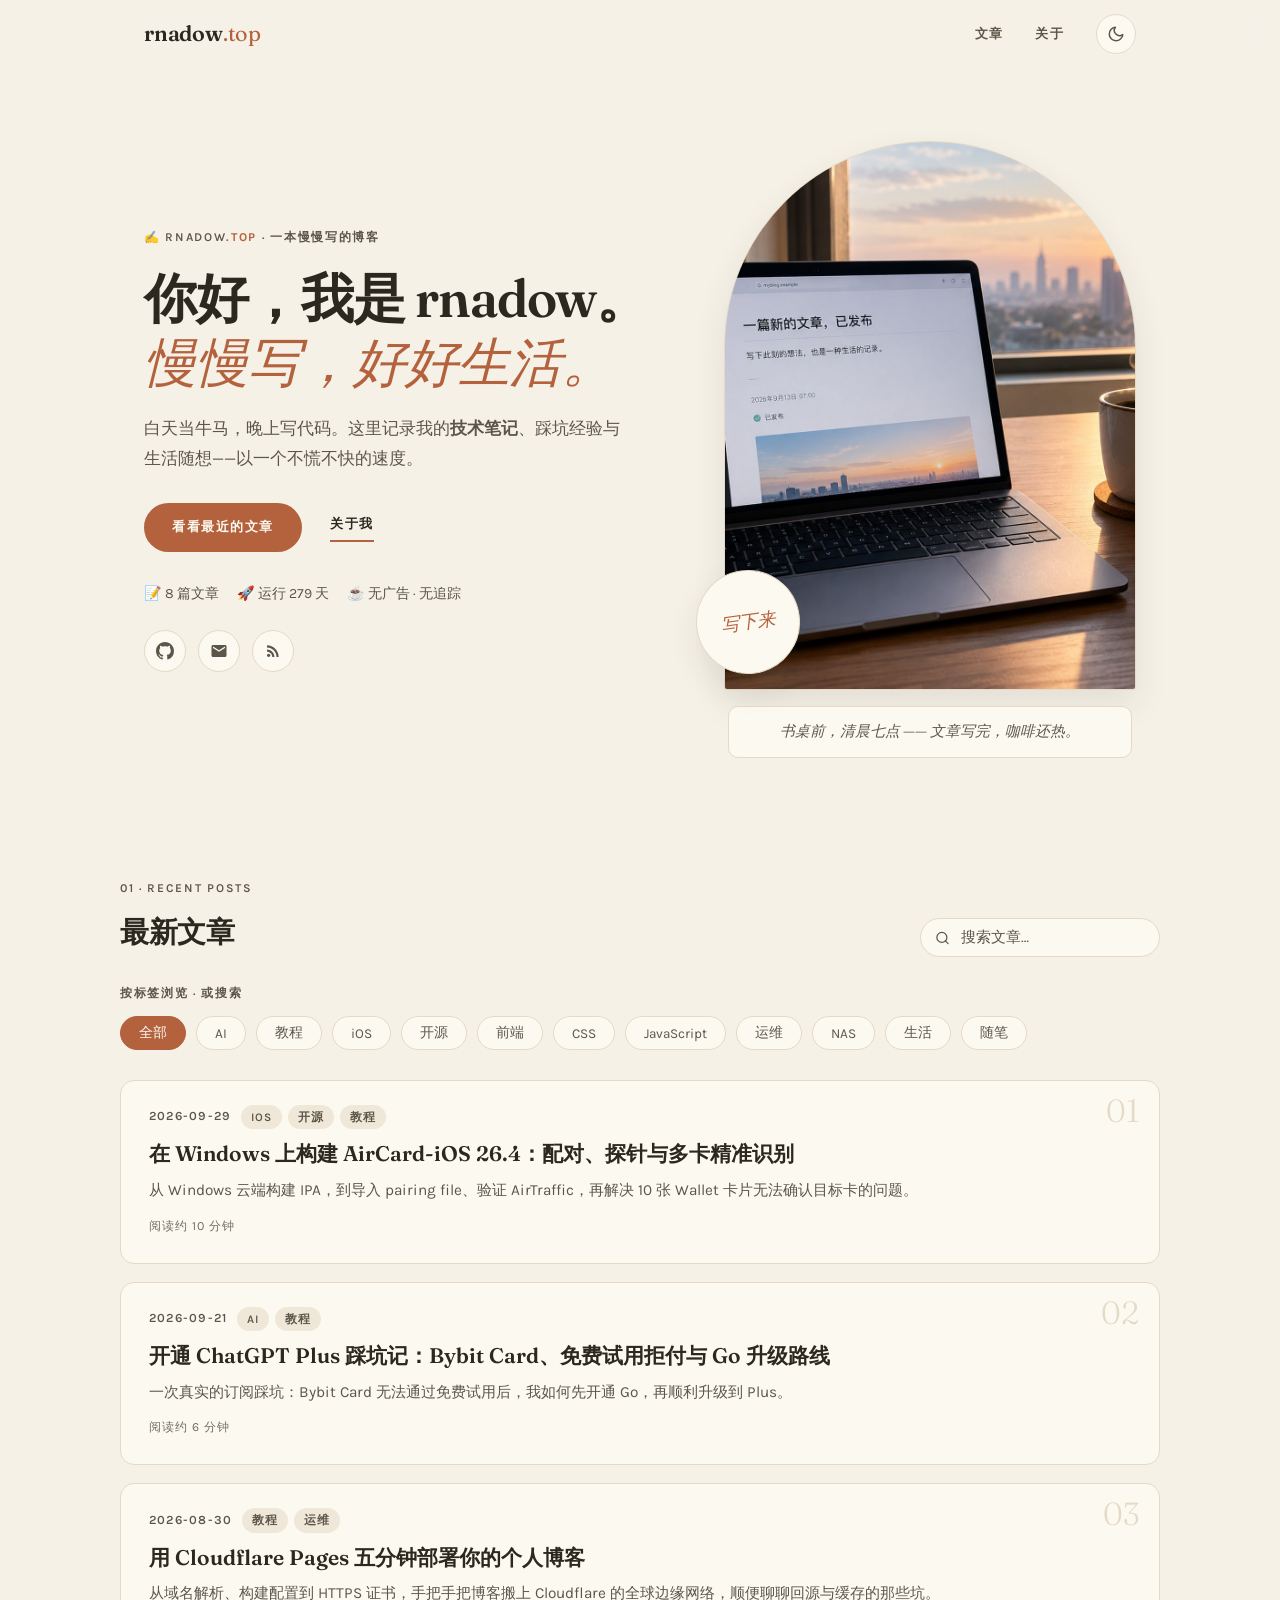
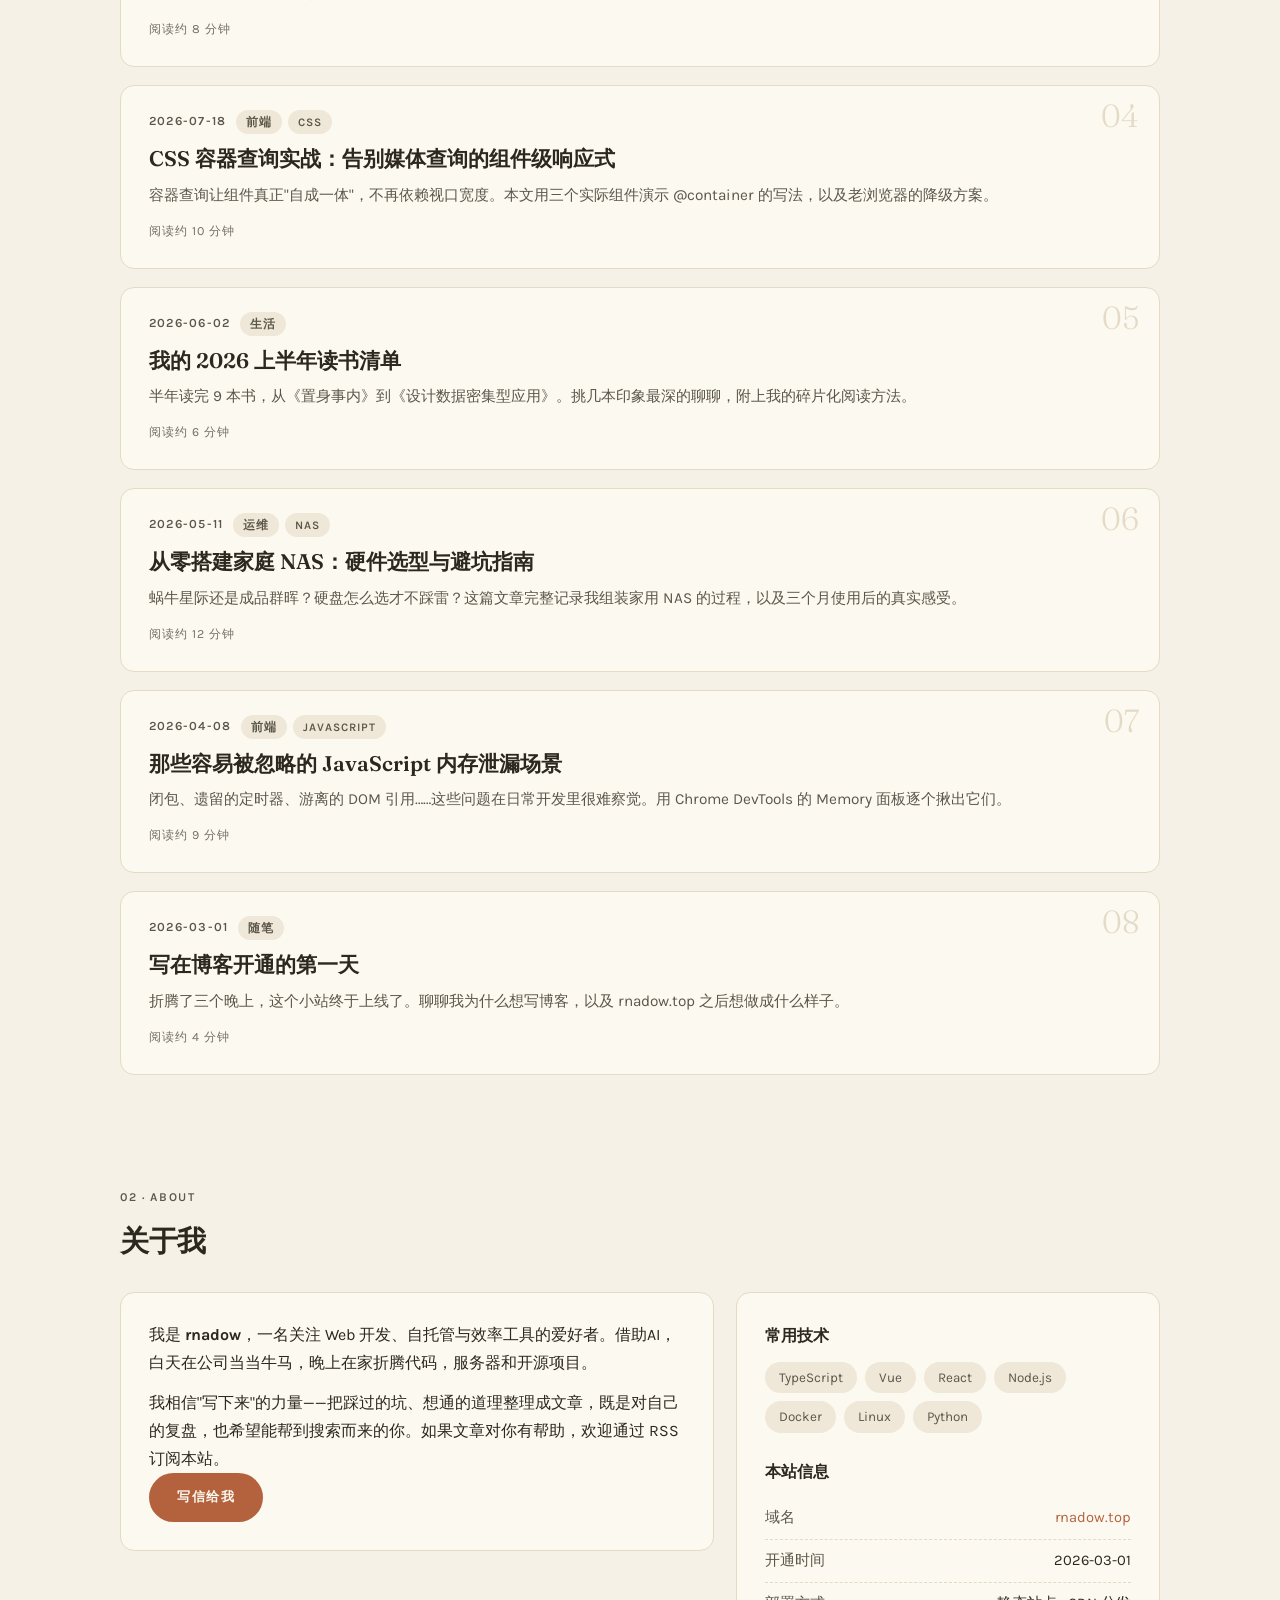
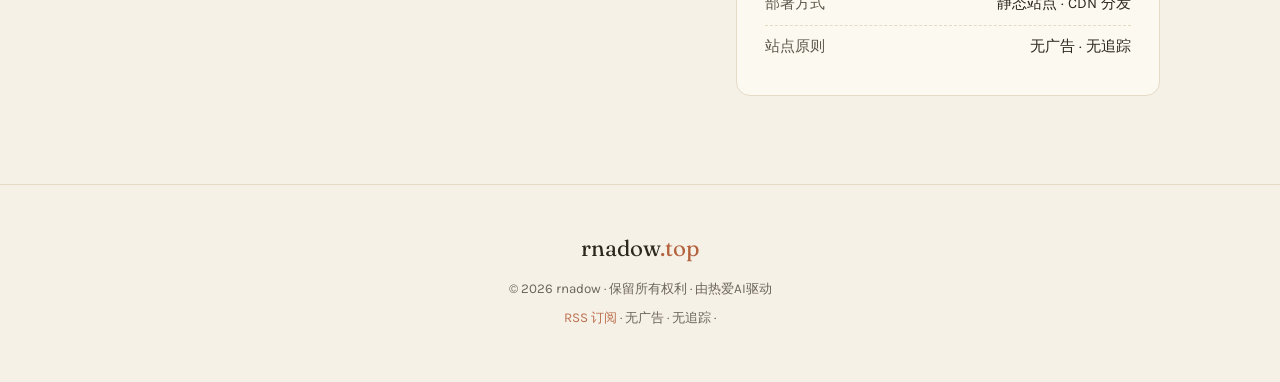
<file: index.html>
<!DOCTYPE html>
<html lang="zh-CN" data-theme="light">
<head>
  <meta charset="UTF-8">
  <meta name="viewport" content="width=device-width, initial-scale=1.0">
  <title>rnadow 的小站 · rnadow.top</title>
  <meta name="description" content="rnadow 的个人博客 —— 记录技术笔记、踩坑经验与生活随想。">
  <meta property="og:title" content="rnadow 的小站">
  <meta property="og:description" content="rnadow 的个人博客 —— 记录技术笔记、踩坑经验与生活随想。">
  <meta property="og:url" content="https://rnadow.top">
  <link rel="alternate" type="application/rss+xml" title="rnadow 的小站" href="https://rnadow.top/feed.xml">
  <link rel="sitemap" type="application/xml" title="网站地图" href="https://rnadow.top/sitemap.xml">
  <meta property="og:image" content="https://rnadow.top/og-image.png">
  <meta name="twitter:card" content="summary_large_image">
  <meta name="twitter:image" content="https://rnadow.top/og-image.png">
  <link rel="icon" href="data:image/svg+xml,%3Csvg xmlns='http://www.w3.org/2000/svg' viewBox='0 0 100 100'%3E%3Crect width='100' height='100' rx='24' fill='%23B4623D'/%3E%3Ctext x='50' y='71' font-size='56' font-weight='700' text-anchor='middle' fill='%23F6F1E7' font-family='Georgia'%3Er%3C/text%3E%3C/svg%3E">
  <script>
    // 提前应用主题，避免页面加载时闪烁
    (function () {
      var t = localStorage.getItem('theme');
      if (!t) t = window.matchMedia('(prefers-color-scheme: dark)').matches ? 'dark' : 'light';
      document.documentElement.dataset.theme = t;
    })();
  </script>
  <link rel="stylesheet" href="style.css">
</head>
<body>

  <header class="site-header" id="site-header">
    <nav class="container">
      <a class="logo" href="#top">rnadow<span>.top</span></a>
      <ul class="nav-links">
        <li><a href="#posts">文章</a></li>
        <li><a href="#about">关于</a></li>
      </ul>
      <button class="theme-toggle" id="theme-toggle" aria-label="切换深色 / 浅色模式" title="切换主题">
        <svg class="icon-moon" viewBox="0 0 24 24" fill="none" stroke="currentColor" stroke-width="2" stroke-linecap="round" stroke-linejoin="round"><path d="M21 12.79A9 9 0 1 1 11.21 3 7 7 0 0 0 21 12.79z"/></svg>
        <svg class="icon-sun" viewBox="0 0 24 24" fill="none" stroke="currentColor" stroke-width="2" stroke-linecap="round" stroke-linejoin="round"><circle cx="12" cy="12" r="5"/><line x1="12" y1="1" x2="12" y2="3"/><line x1="12" y1="21" x2="12" y2="23"/><line x1="4.22" y1="4.22" x2="5.64" y2="5.64"/><line x1="18.36" y1="18.36" x2="19.78" y2="19.78"/><line x1="1" y1="12" x2="3" y2="12"/><line x1="21" y1="12" x2="23" y2="12"/><line x1="4.22" y1="19.78" x2="5.64" y2="18.36"/><line x1="18.36" y1="5.64" x2="19.78" y2="4.22"/></svg>
      </button>
    </nav>
  </header>

  <main id="top">

    <!-- 首屏：身份信息 -->
    <section class="hero container">
      <div class="hero-copy">
        <p class="eyebrow">✍️ rnadow<strong>.top</strong> · 一本慢慢写的博客</p>
        <h1>你好，我是 rnadow。<br><em>慢慢写，好好生活。</em></h1>
        <p class="tagline">白天当牛马，晚上写代码。这里记录我的<strong>技术笔记</strong>、踩坑经验与生活随想——以一个不慌不快的速度。</p>
        <div class="hero-actions">
          <a class="btn" href="#posts">看看最近的文章</a>
          <a class="link-underline" href="#about">关于我</a>
        </div>
        <p class="hero-meta">
          <span>📝 <span id="post-count">8</span> 篇文章</span>
          <span>🚀 运行 <span id="run-days">—</span> 天</span>
          <span>☕ 无广告 · 无追踪</span>
        </p>
        <div class="socials">
          <a href="https://github.com/rnadow" target="_blank" rel="noopener" aria-label="GitHub" title="GitHub">
            <svg viewBox="0 0 16 16" fill="currentColor" aria-hidden="true"><path d="M8 0C3.58 0 0 3.58 0 8c0 3.54 2.29 6.53 5.47 7.59.4.07.55-.17.55-.38 0-.19-.01-.82-.01-1.49-2.01.37-2.53-.49-2.69-.94-.09-.23-.48-.94-.82-1.13-.28-.15-.68-.52-.01-.53.63-.01 1.08.58 1.23.82.72 1.21 1.87.87 2.33.66.07-.52.28-.87.51-1.07-1.78-.2-3.64-.89-3.64-3.95 0-.87.31-1.59.82-2.15-.08-.2-.36-1.02.08-2.12 0 0 .67-.21 2.2.82.64-.18 1.32-.27 2-.27s1.36.09 2 .27c1.53-1.04 2.2-.82 2.2-.82.44 1.1.16 1.92.08 2.12.51.56.82 1.27.82 2.15 0 3.07-1.87 3.75-3.65 3.95.29.25.54.73.54 1.48 0 1.07-.01 1.93-.01 2.2 0 .21.15.46.55.38A8.01 8.01 0 0 0 16 8c0-4.42-3.58-8-8-8z"/></svg>
          </a>
          <a href="mailto:i@rnadow.top" aria-label="发送邮件" title="i@rnadow.top">
            <svg viewBox="0 0 24 24" fill="currentColor" aria-hidden="true"><path d="M20 4H4c-1.1 0-1.99.9-1.99 2L2 18c0 1.1.9 2 2 2h16c1.1 0 2-.9 2-2V6c0-1.1-.9-2-2-2zm0 4l-8 5-8-5V6l8 5 8-5v2z"/></svg>
          </a>
          <a href="https://rnadow.top/feed.xml" aria-label="RSS 订阅" title="RSS 订阅">
            <svg viewBox="0 0 24 24" fill="currentColor" aria-hidden="true"><circle cx="6.18" cy="17.82" r="2.18"/><path d="M4 4.44v2.83c7.03 0 12.73 5.7 12.73 12.73h2.83C19.56 11.41 12.59 4.44 4 4.44zm0 5.66v2.83c3.9 0 7.07 3.17 7.07 7.07h2.83c0-5.47-4.43-9.9-9.9-9.9z"/></svg>
          </a>
        </div>
      </div>

      <div class="hero-art">
        <div class="arch">
          <img src="assets/hero-desk.jpg" alt="清晨的书桌：屏幕上是一篇已发布的文章，咖啡还热" loading="eager">
        </div>
        <div class="badge-circle" aria-hidden="true">写下来</div>
        <p class="art-caption">书桌前，清晨七点 —— 文章写完，咖啡还热。</p>
      </div>
    </section>

    <!-- 文章列表 -->
    <section id="posts" class="container section">
      <div class="section-head">
        <div class="section-title">
          <p class="eyebrow">01 · Recent Posts</p>
          <h2>最新文章</h2>
        </div>
        <div class="search-box">
          <svg viewBox="0 0 24 24" fill="none" stroke="currentColor" stroke-width="2" stroke-linecap="round" aria-hidden="true"><circle cx="11" cy="11" r="8"/><line x1="21" y1="21" x2="16.65" y2="16.65"/></svg>
          <input id="search" type="search" placeholder="搜索文章…" autocomplete="off">
        </div>
      </div>

      <p class="eyebrow tags-eyebrow">按标签浏览 · 或搜索</p>
      <div class="tag-cloud" id="tag-cloud" aria-label="按标签筛选">
        <button class="tag active" data-tag="全部">全部</button>
        <button class="tag" data-tag="AI">AI</button>
        <button class="tag" data-tag="教程">教程</button>
        <button class="tag" data-tag="iOS">iOS</button>
        <button class="tag" data-tag="开源">开源</button>
        <button class="tag" data-tag="前端">前端</button>
        <button class="tag" data-tag="CSS">CSS</button>
        <button class="tag" data-tag="JavaScript">JavaScript</button>
        <button class="tag" data-tag="运维">运维</button>
        <button class="tag" data-tag="NAS">NAS</button>
        <button class="tag" data-tag="生活">生活</button>
        <button class="tag" data-tag="随笔">随笔</button>
      </div>

      <div class="post-list" id="post-list">

        <article class="post-card" data-tags="iOS 开源 教程">
          <span class="post-num" aria-hidden="true">01</span>
          <a href="posts/aircard-ios-26-4-windows-build/" class="post-link">
            <div class="post-meta">
              <time datetime="2026-09-29">2026-09-29</time>
              <span class="tags-mini"><span class="mini-tag">iOS</span><span class="mini-tag">开源</span><span class="mini-tag">教程</span></span>
            </div>
            <h3 class="post-title">在 Windows 上构建 AirCard-iOS 26.4：配对、探针与多卡精准识别</h3>
            <p class="post-excerpt">从 Windows 云端构建 IPA，到导入 pairing file、验证 AirTraffic，再解决 10 张 Wallet 卡片无法确认目标卡的问题。</p>
            <span class="read-time">阅读约 10 分钟</span>
          </a>
        </article>

        <article class="post-card" data-tags="AI 教程">
          <span class="post-num" aria-hidden="true">02</span>
          <a href="posts/chatgpt-plus-bybit-card-lessons/" class="post-link">
            <div class="post-meta">
              <time datetime="2026-09-21">2026-09-21</time>
              <span class="tags-mini"><span class="mini-tag">AI</span><span class="mini-tag">教程</span></span>
            </div>
            <h3 class="post-title">开通 ChatGPT Plus 踩坑记：Bybit Card、免费试用拒付与 Go 升级路线</h3>
            <p class="post-excerpt">一次真实的订阅踩坑：Bybit Card 无法通过免费试用后，我如何先开通 Go，再顺利升级到 Plus。</p>
            <span class="read-time">阅读约 6 分钟</span>
          </a>
        </article>

        <article class="post-card" data-tags="教程 运维">
          <span class="post-num" aria-hidden="true">03</span>
          <a href="posts/deploy-blog-on-cloudflare-pages/" class="post-link">
            <div class="post-meta">
              <time datetime="2026-08-30">2026-08-30</time>
              <span class="tags-mini"><span class="mini-tag">教程</span><span class="mini-tag">运维</span></span>
            </div>
            <h3 class="post-title">用 Cloudflare Pages 五分钟部署你的个人博客</h3>
            <p class="post-excerpt">从域名解析、构建配置到 HTTPS 证书，手把手把博客搬上 Cloudflare 的全球边缘网络，顺便聊聊回源与缓存的那些坑。</p>
            <span class="read-time">阅读约 8 分钟</span>
          </a>
        </article>

        <article class="post-card" data-tags="前端 CSS">
          <span class="post-num" aria-hidden="true">04</span>
          <a href="posts/css-container-queries-in-practice/" class="post-link">
            <div class="post-meta">
              <time datetime="2026-07-18">2026-07-18</time>
              <span class="tags-mini"><span class="mini-tag">前端</span><span class="mini-tag">CSS</span></span>
            </div>
            <h3 class="post-title">CSS 容器查询实战：告别媒体查询的组件级响应式</h3>
            <p class="post-excerpt">容器查询让组件真正"自成一体"，不再依赖视口宽度。本文用三个实际组件演示 @container 的写法，以及老浏览器的降级方案。</p>
            <span class="read-time">阅读约 10 分钟</span>
          </a>
        </article>

        <article class="post-card" data-tags="生活">
          <span class="post-num" aria-hidden="true">05</span>
          <a href="posts/2026-h1-reading-list/" class="post-link">
            <div class="post-meta">
              <time datetime="2026-06-02">2026-06-02</time>
              <span class="tags-mini"><span class="mini-tag">生活</span></span>
            </div>
            <h3 class="post-title">我的 2026 上半年读书清单</h3>
            <p class="post-excerpt">半年读完 9 本书，从《置身事内》到《设计数据密集型应用》。挑几本印象最深的聊聊，附上我的碎片化阅读方法。</p>
            <span class="read-time">阅读约 6 分钟</span>
          </a>
        </article>

        <article class="post-card" data-tags="运维 NAS">
          <span class="post-num" aria-hidden="true">06</span>
          <a href="posts/build-home-nas-guide/" class="post-link">
            <div class="post-meta">
              <time datetime="2026-05-11">2026-05-11</time>
              <span class="tags-mini"><span class="mini-tag">运维</span><span class="mini-tag">NAS</span></span>
            </div>
            <h3 class="post-title">从零搭建家庭 NAS：硬件选型与避坑指南</h3>
            <p class="post-excerpt">蜗牛星际还是成品群晖？硬盘怎么选才不踩雷？这篇文章完整记录我组装家用 NAS 的过程，以及三个月使用后的真实感受。</p>
            <span class="read-time">阅读约 12 分钟</span>
          </a>
        </article>

        <article class="post-card" data-tags="前端 JavaScript">
          <span class="post-num" aria-hidden="true">07</span>
          <a href="posts/javascript-memory-leaks/" class="post-link">
            <div class="post-meta">
              <time datetime="2026-04-08">2026-04-08</time>
              <span class="tags-mini"><span class="mini-tag">前端</span><span class="mini-tag">JavaScript</span></span>
            </div>
            <h3 class="post-title">那些容易被忽略的 JavaScript 内存泄漏场景</h3>
            <p class="post-excerpt">闭包、遗留的定时器、游离的 DOM 引用……这些问题在日常开发里很难察觉。用 Chrome DevTools 的 Memory 面板逐个揪出它们。</p>
            <span class="read-time">阅读约 9 分钟</span>
          </a>
        </article>

        <article class="post-card" data-tags="随笔">
          <span class="post-num" aria-hidden="true">08</span>
          <a href="posts/hello-world-first-post/" class="post-link">
            <div class="post-meta">
              <time datetime="2026-03-01">2026-03-01</time>
              <span class="tags-mini"><span class="mini-tag">随笔</span></span>
            </div>
            <h3 class="post-title">写在博客开通的第一天</h3>
            <p class="post-excerpt">折腾了三个晚上，这个小站终于上线了。聊聊我为什么想写博客，以及 rnadow.top 之后想做成什么样子。</p>
            <span class="read-time">阅读约 4 分钟</span>
          </a>
        </article>

      </div>

      <p class="empty" id="empty-state" hidden>没有找到相关文章，换个关键词或标签试试？</p>
    </section>

    <!-- 关于 -->
    <section id="about" class="container section">
      <div class="section-head">
        <div class="section-title">
          <p class="eyebrow">02 · About</p>
          <h2>关于我</h2>
        </div>
      </div>
      <div class="about-grid">
        <div class="about-card about-text">
          <p>我是 <strong>rnadow</strong>，一名关注 Web 开发、自托管与效率工具的爱好者。借助AI，白天在公司当当牛马，晚上在家折腾代码，服务器和开源项目。</p>
          <p>我相信"写下来"的力量——把踩过的坑、想通的道理整理成文章，既是对自己的复盘，也希望能帮到搜索而来的你。如果文章对你有帮助，欢迎通过 RSS 订阅本站。</p>
          <a class="btn" href="mailto:i@rnadow.top">写信给我</a>
        </div>
        <div class="about-card about-side">
          <h3>常用技术</h3>
          <div class="skills">
            <span class="skill">TypeScript</span>
            <span class="skill">Vue</span>
            <span class="skill">React</span>
            <span class="skill">Node.js</span>
            <span class="skill">Docker</span>
            <span class="skill">Linux</span>
            <span class="skill">Python</span>
          </div>
          <h3>本站信息</h3>
          <ul class="site-info">
            <li><span>域名</span><a href="https://rnadow.top">rnadow.top</a></li>
            <li><span>开通时间</span><span>2026-03-01</span></li>
            <li><span>部署方式</span><span>静态站点 · CDN 分发</span></li>
            <li><span>站点原则</span><span>无广告 · 无追踪</span></li>
          </ul>
        </div>
      </div>
    </section>

  </main>

  <footer class="site-footer">
    <div class="container">
      <p class="foot-logo">rnadow<span>.top</span></p>
      <p>© <span id="year">2026</span> rnadow · 保留所有权利 · 由热爱AI驱动</p>
      <p><a href="https://rnadow.top/feed.xml">RSS 订阅</a> · 无广告 · 无追踪 · </p>
    </div>
  </footer>

  <script src="script.js"></script>
</body>
</html>
</file>
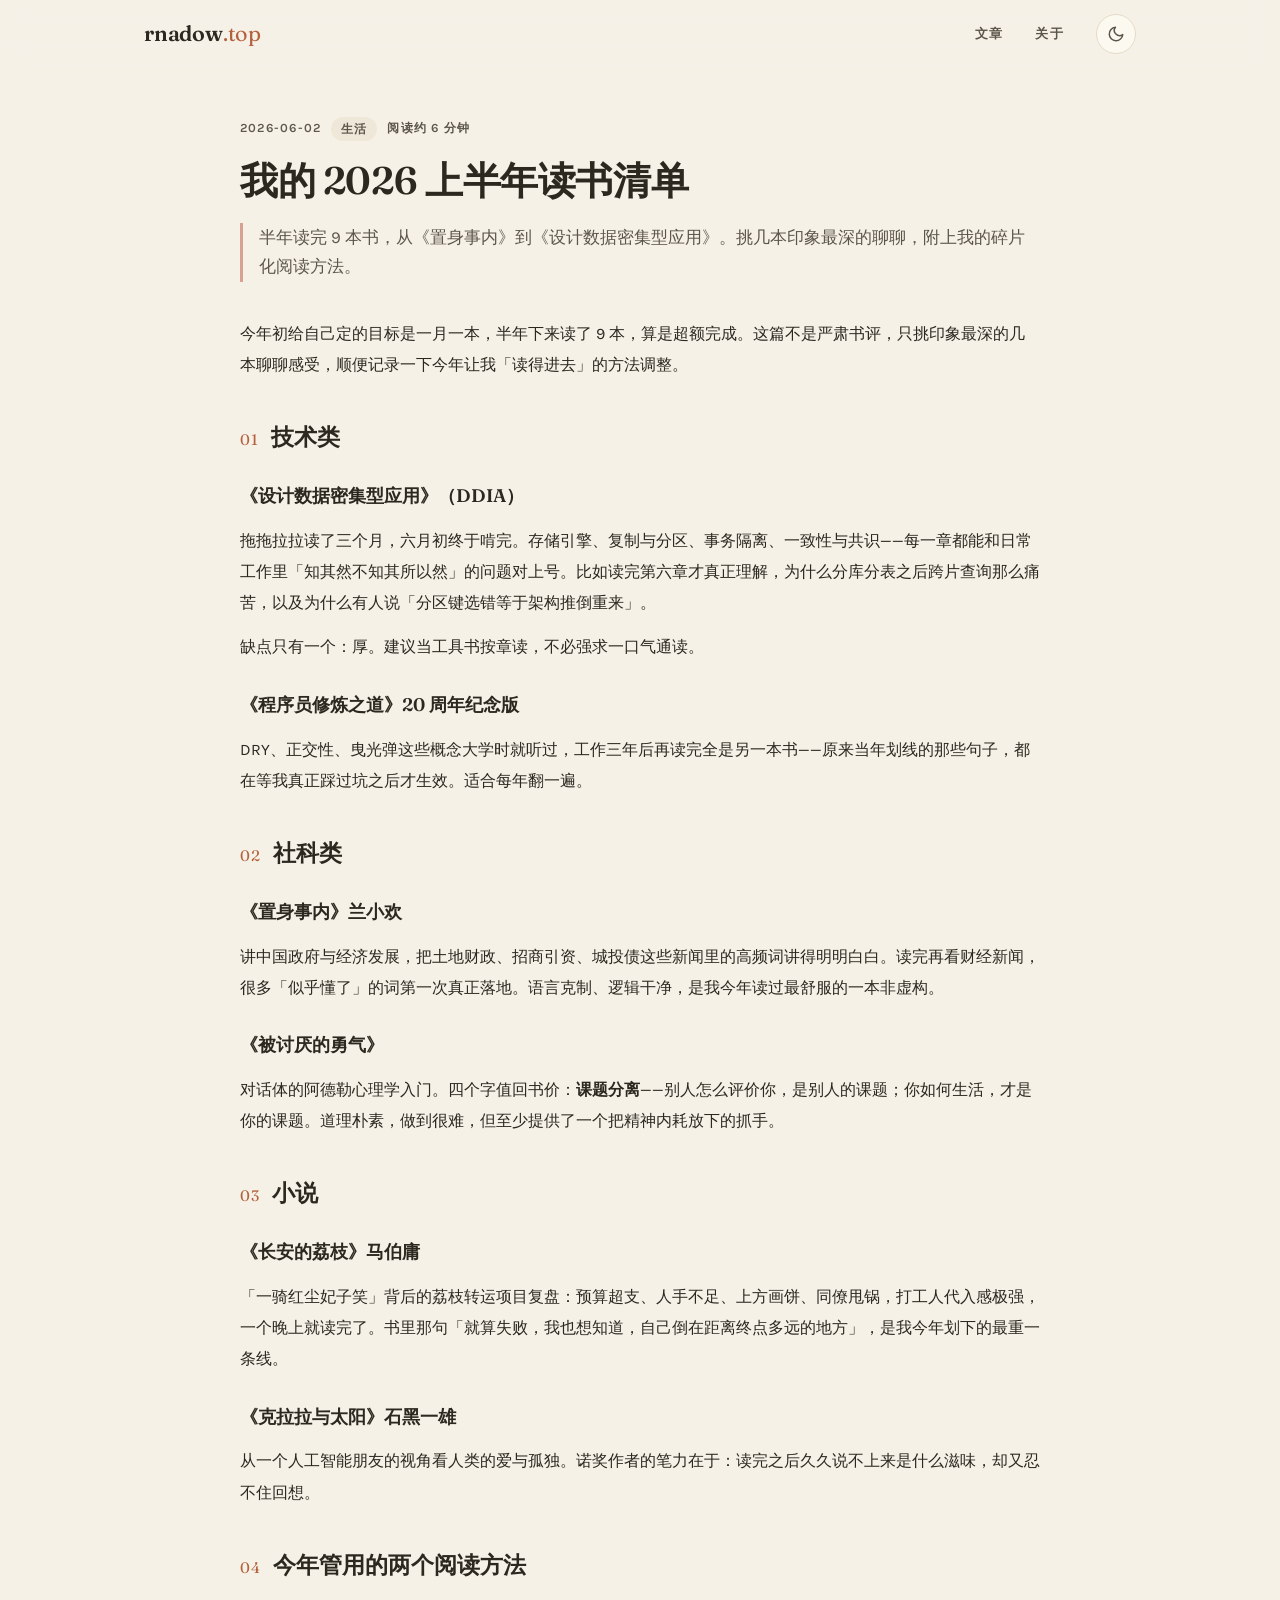
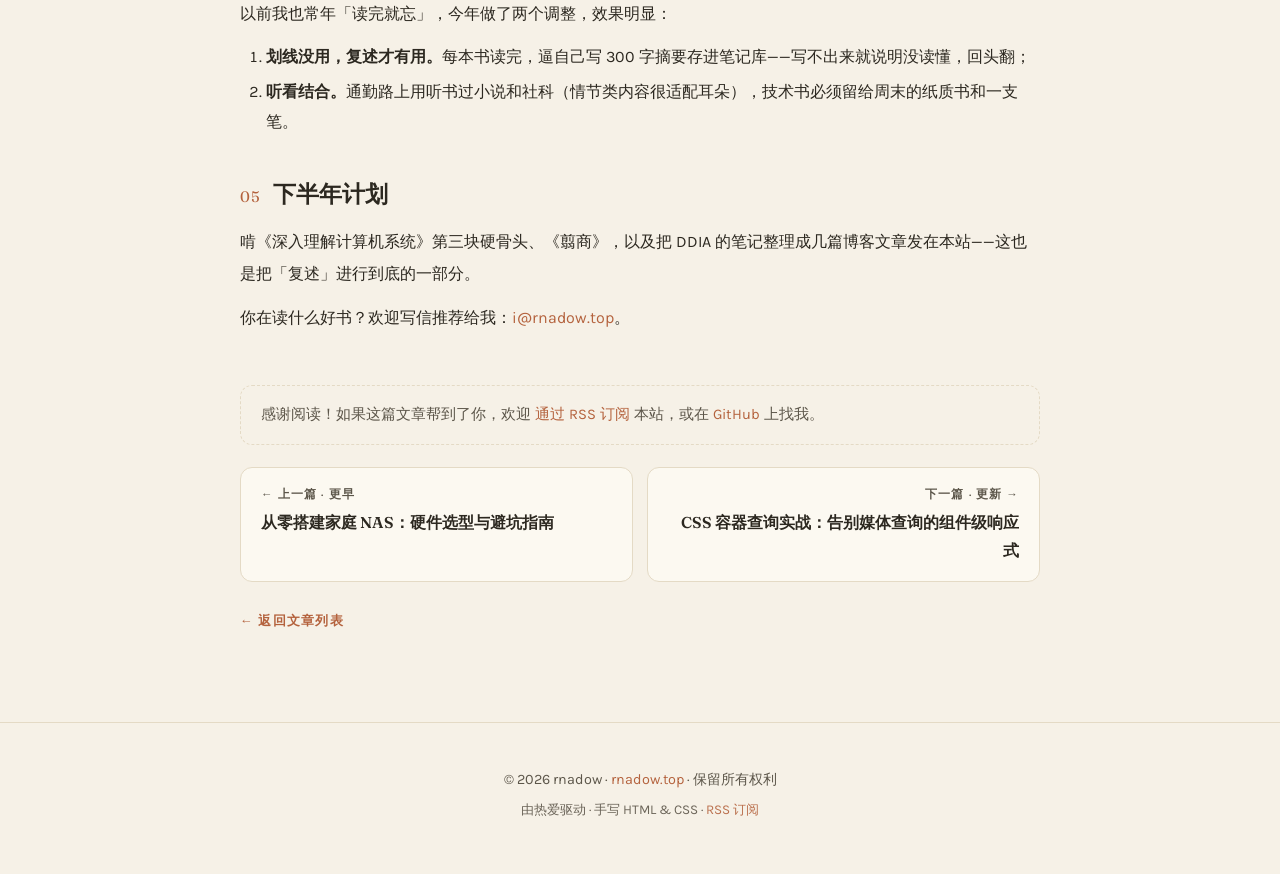
<file: posts/2026-h1-reading-list/index.html>
<!DOCTYPE html>
<html lang="zh-CN" data-theme="light">
<head>
  <meta charset="UTF-8">
  <meta name="viewport" content="width=device-width, initial-scale=1.0">
  <title>我的 2026 上半年读书清单 · rnadow 的小站</title>
  <meta name="description" content="半年读完 9 本书，从《置身事内》到《设计数据密集型应用》。挑几本印象最深的聊聊，附上我的碎片化阅读方法。">
  <link rel="canonical" href="https://rnadow.top/posts/2026-h1-reading-list/">
  <meta property="og:type" content="article">
  <meta property="og:title" content="我的 2026 上半年读书清单">
  <meta property="og:description" content="半年读完 9 本书，挑几本印象最深的聊聊，附上我的碎片化阅读方法。">
  <meta property="og:url" content="https://rnadow.top/posts/2026-h1-reading-list/">
  <meta property="article:published_time" content="2026-06-02">
  <link rel="icon" href="data:image/svg+xml,%3Csvg xmlns='http://www.w3.org/2000/svg' viewBox='0 0 100 100'%3E%3Crect width='100' height='100' rx='24' fill='%23B4623D'/%3E%3Ctext x='50' y='71' font-size='56' font-weight='700' text-anchor='middle' fill='%23F6F1E7' font-family='Georgia'%3Er%3C/text%3E%3C/svg%3E">
  <script>
    (function () {
      var t = localStorage.getItem('theme');
      if (!t) t = window.matchMedia('(prefers-color-scheme: dark)').matches ? 'dark' : 'light';
      document.documentElement.dataset.theme = t;
    })();
  </script>
  <meta property="og:image" content="https://rnadow.top/og-image.png">
  <meta name="twitter:card" content="summary_large_image">
  <meta name="twitter:image" content="https://rnadow.top/og-image.png">
  <link rel="stylesheet" href="../../style.css">
</head>
<body>

  <div class="progress-bar" id="progress-bar"></div>

  <header class="site-header" id="site-header">
    <nav class="container">
      <a class="logo" href="../../index.html">rnadow<span>.top</span></a>
      <ul class="nav-links">
        <li><a href="../../index.html#posts">文章</a></li>
        <li><a href="../../index.html#about">关于</a></li>
      </ul>
      <button class="theme-toggle" id="theme-toggle" aria-label="切换深色 / 浅色模式" title="切换主题">
        <svg class="icon-moon" viewBox="0 0 24 24" fill="none" stroke="currentColor" stroke-width="2" stroke-linecap="round" stroke-linejoin="round"><path d="M21 12.79A9 9 0 1 1 11.21 3 7 7 0 0 0 21 12.79z"/></svg>
        <svg class="icon-sun" viewBox="0 0 24 24" fill="none" stroke="currentColor" stroke-width="2" stroke-linecap="round" stroke-linejoin="round"><circle cx="12" cy="12" r="5"/><line x1="12" y1="1" x2="12" y2="3"/><line x1="12" y1="21" x2="12" y2="23"/><line x1="4.22" y1="4.22" x2="5.64" y2="5.64"/><line x1="18.36" y1="18.36" x2="19.78" y2="19.78"/><line x1="1" y1="12" x2="3" y2="12"/><line x1="21" y1="12" x2="23" y2="12"/><line x1="4.22" y1="19.78" x2="5.64" y2="18.36"/><line x1="18.36" y1="5.64" x2="19.78" y2="4.22"/></svg>
      </button>
    </nav>
  </header>

  <main>
    <article class="container article">
      <header class="article-header">
        <div class="post-meta">
          <time datetime="2026-06-02">2026-06-02</time>
          <span class="tags-mini"><span class="mini-tag">生活</span></span>
          <span>阅读约 6 分钟</span>
        </div>
        <h1>我的 2026 上半年读书清单</h1>
        <p class="article-lead">半年读完 9 本书，从《置身事内》到《设计数据密集型应用》。挑几本印象最深的聊聊，附上我的碎片化阅读方法。</p>
      </header>

      <div class="article-body">
        <p>今年初给自己定的目标是一月一本，半年下来读了 9 本，算是超额完成。这篇不是严肃书评，只挑印象最深的几本聊聊感受，顺便记录一下今年让我「读得进去」的方法调整。</p>

        <h2>技术类</h2>
        <h3>《设计数据密集型应用》（DDIA）</h3>
        <p>拖拖拉拉读了三个月，六月初终于啃完。存储引擎、复制与分区、事务隔离、一致性与共识——每一章都能和日常工作里「知其然不知其所以然」的问题对上号。比如读完第六章才真正理解，为什么分库分表之后跨片查询那么痛苦，以及为什么有人说「分区键选错等于架构推倒重来」。</p>
        <p>缺点只有一个：厚。建议当工具书按章读，不必强求一口气通读。</p>
        <h3>《程序员修炼之道》20 周年纪念版</h3>
        <p>DRY、正交性、曳光弹这些概念大学时就听过，工作三年后再读完全是另一本书——原来当年划线的那些句子，都在等我真正踩过坑之后才生效。适合每年翻一遍。</p>

        <h2>社科类</h2>
        <h3>《置身事内》兰小欢</h3>
        <p>讲中国政府与经济发展，把土地财政、招商引资、城投债这些新闻里的高频词讲得明明白白。读完再看财经新闻，很多「似乎懂了」的词第一次真正落地。语言克制、逻辑干净，是我今年读过最舒服的一本非虚构。</p>
        <h3>《被讨厌的勇气》</h3>
        <p>对话体的阿德勒心理学入门。四个字值回书价：<strong>课题分离</strong>——别人怎么评价你，是别人的课题；你如何生活，才是你的课题。道理朴素，做到很难，但至少提供了一个把精神内耗放下的抓手。</p>

        <h2>小说</h2>
        <h3>《长安的荔枝》马伯庸</h3>
        <p>「一骑红尘妃子笑」背后的荔枝转运项目复盘：预算超支、人手不足、上方画饼、同僚甩锅，打工人代入感极强，一个晚上就读完了。书里那句「就算失败，我也想知道，自己倒在距离终点多远的地方」，是我今年划下的最重一条线。</p>
        <h3>《克拉拉与太阳》石黑一雄</h3>
        <p>从一个人工智能朋友的视角看人类的爱与孤独。诺奖作者的笔力在于：读完之后久久说不上来是什么滋味，却又忍不住回想。</p>

        <h2>今年管用的两个阅读方法</h2>
        <p>以前我也常年「读完就忘」，今年做了两个调整，效果明显：</p>
        <ol>
          <li><strong>划线没用，复述才有用。</strong>每本书读完，逼自己写 300 字摘要存进笔记库——写不出来就说明没读懂，回头翻；</li>
          <li><strong>听看结合。</strong>通勤路上用听书过小说和社科（情节类内容很适配耳朵），技术书必须留给周末的纸质书和一支笔。</li>
        </ol>

        <h2>下半年计划</h2>
        <p>啃《深入理解计算机系统》第三块硬骨头、《翦商》，以及把 DDIA 的笔记整理成几篇博客文章发在本站——这也是把「复述」进行到底的一部分。</p>
        <p>你在读什么好书？欢迎写信推荐给我：<a href="mailto:i@rnadow.top">i@rnadow.top</a>。</p>
      </div>

      <footer class="article-footer">
        <div class="article-tip">感谢阅读！如果这篇文章帮到了你，欢迎 <a href="https://rnadow.top/feed.xml">通过 RSS 订阅</a> 本站，或在 <a href="https://github.com/rnadow">GitHub</a> 上找我。</div>
        <nav class="post-nav" aria-label="上一篇与下一篇">
          <a class="post-nav-item" href="../build-home-nas-guide/">
            <span class="nav-label">← 上一篇 · 更早</span>
            <span class="nav-title">从零搭建家庭 NAS：硬件选型与避坑指南</span>
          </a>
          <a class="post-nav-item next" href="../css-container-queries-in-practice/">
            <span class="nav-label">下一篇 · 更新 →</span>
            <span class="nav-title">CSS 容器查询实战：告别媒体查询的组件级响应式</span>
          </a>
        </nav>
        <a class="back-home" href="../../index.html#posts">← 返回文章列表</a>
      </footer>
    </article>
  </main>

  <footer class="site-footer">
    <div class="container">
      <p>© <span id="year">2026</span> rnadow · <a href="https://rnadow.top">rnadow.top</a> · 保留所有权利</p>
      <p>由热爱驱动 · 手写 HTML &amp; CSS · <a href="https://rnadow.top/feed.xml">RSS 订阅</a></p>
    </div>
  </footer>

  <script src="../../script.js"></script>
</body>
</html>
</file>
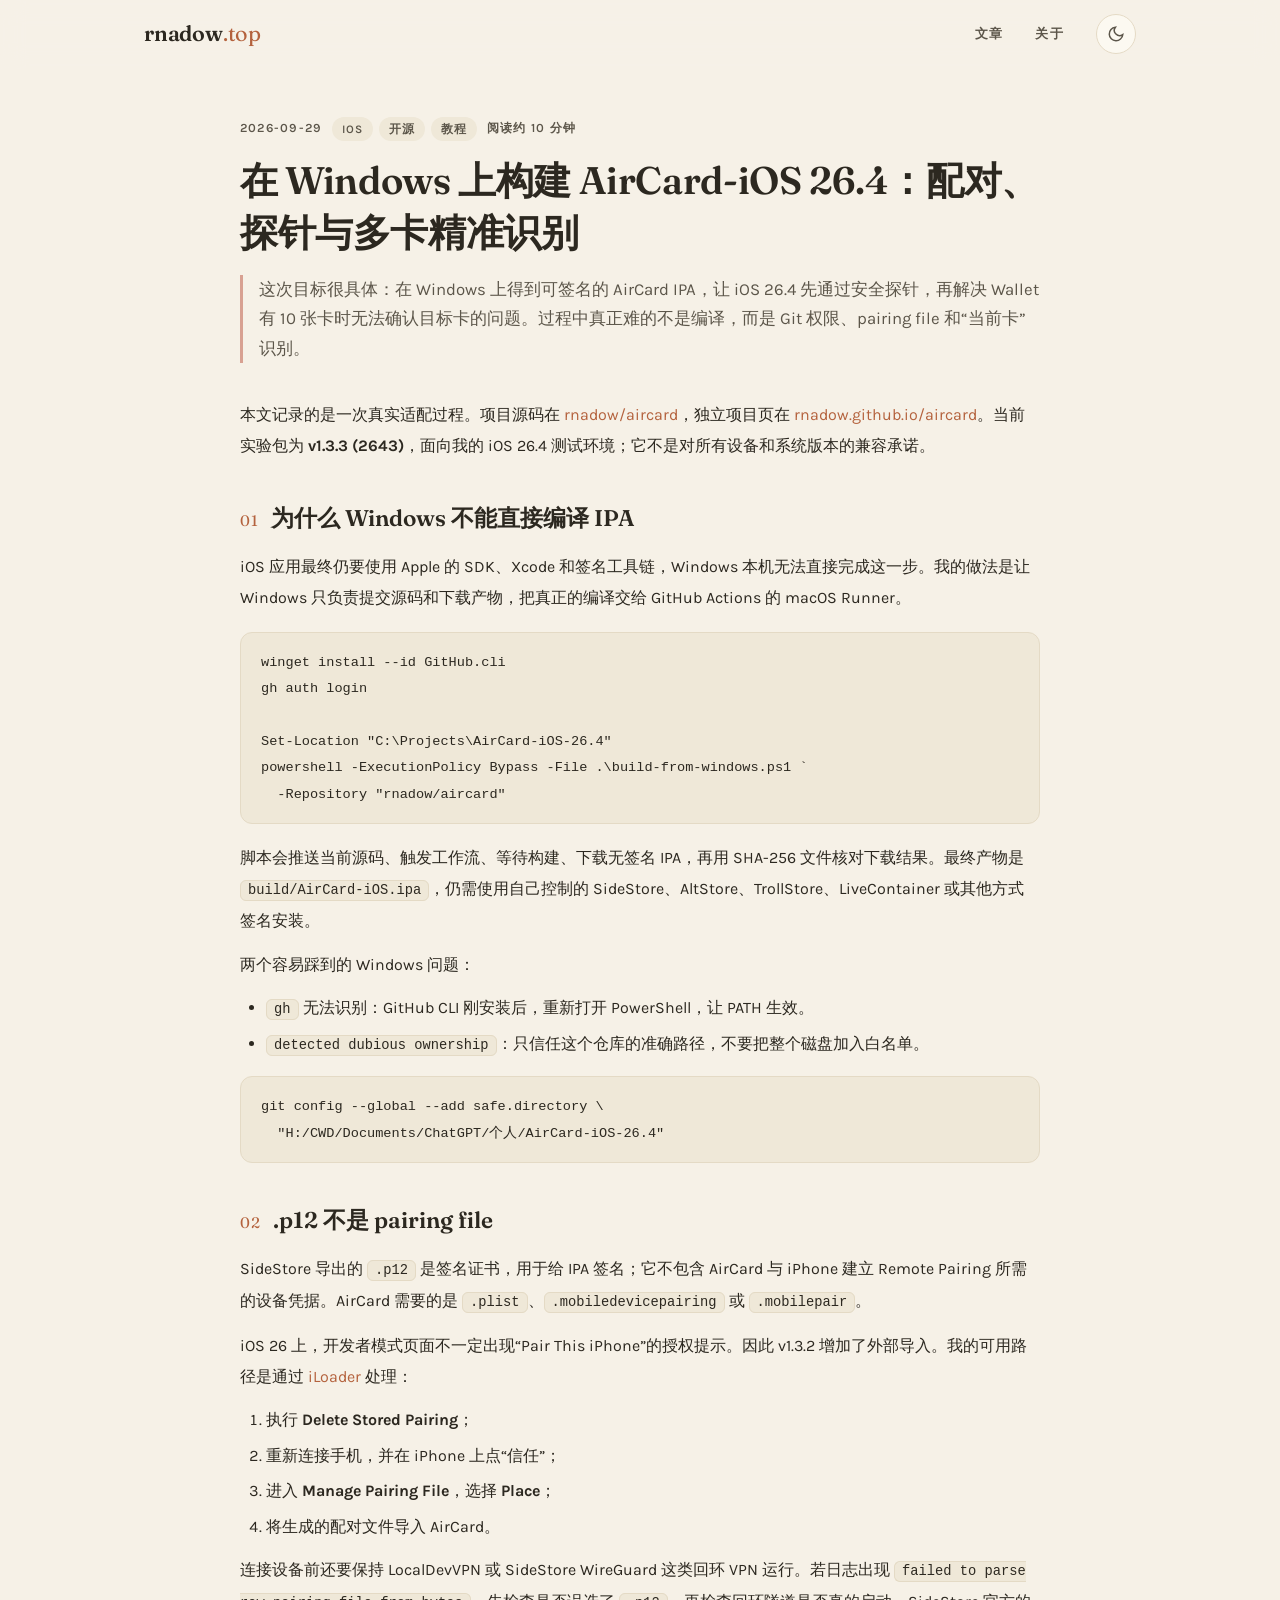
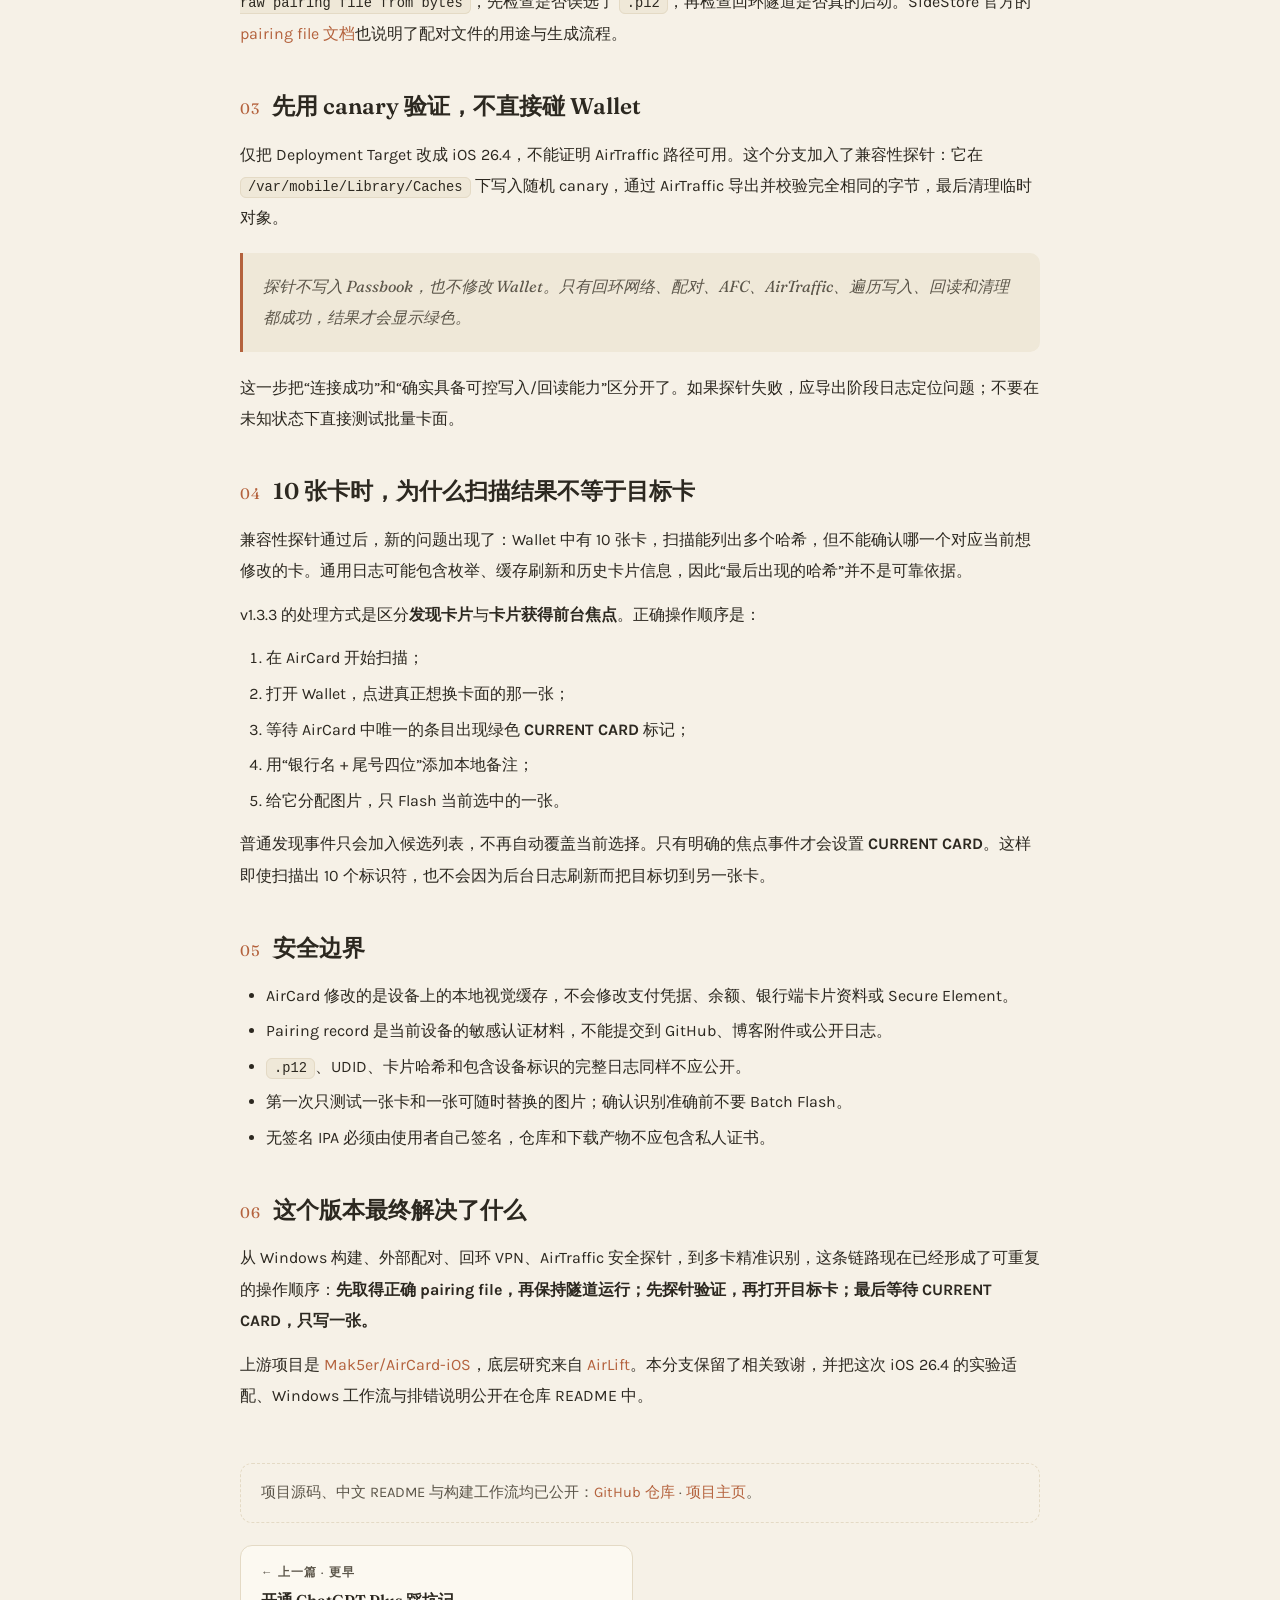
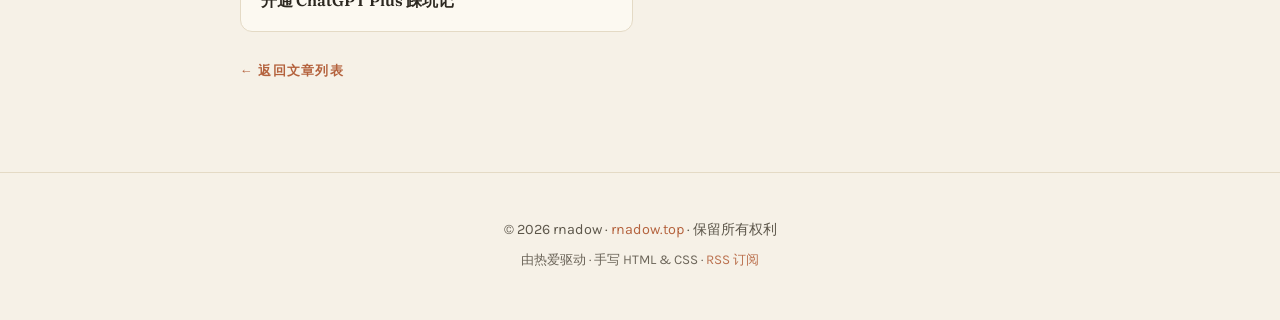
<file: posts/aircard-ios-26-4-windows-build/index.html>
<!DOCTYPE html>
<html lang="zh-CN" data-theme="light">
<head>
  <meta charset="UTF-8">
  <meta name="viewport" content="width=device-width, initial-scale=1.0">
  <title>在 Windows 上构建 AirCard-iOS 26.4：配对、探针与多卡精准识别 · rnadow 的小站</title>
  <meta name="description" content="记录 AirCard-iOS 26.4 实验版的 Windows 云端构建、配对文件导入、安全探针，以及 10 张 Wallet 卡片中精准识别目标卡的完整过程。">
  <link rel="canonical" href="https://rnadow.top/posts/aircard-ios-26-4-windows-build/">
  <meta property="og:type" content="article">
  <meta property="og:title" content="在 Windows 上构建 AirCard-iOS 26.4：配对、探针与多卡精准识别">
  <meta property="og:description" content="从 Windows 构建无签名 IPA，到导入 pairing file、验证 AirTraffic，再解决 10 张卡无法确认目标卡的问题。">
  <meta property="og:url" content="https://rnadow.top/posts/aircard-ios-26-4-windows-build/">
  <meta property="article:published_time" content="2026-09-29">
  <meta property="og:image" content="https://rnadow.top/og-image.png">
  <meta name="twitter:card" content="summary_large_image">
  <meta name="twitter:image" content="https://rnadow.top/og-image.png">
  <link rel="icon" href="data:image/svg+xml,%3Csvg xmlns='http://www.w3.org/2000/svg' viewBox='0 0 100 100'%3E%3Crect width='100' height='100' rx='24' fill='%23B4623D'/%3E%3Ctext x='50' y='71' font-size='56' font-weight='700' text-anchor='middle' fill='%23F6F1E7' font-family='Georgia'%3Er%3C/text%3E%3C/svg%3E">
  <script>(function(){var t=localStorage.getItem('theme');if(!t)t=window.matchMedia('(prefers-color-scheme: dark)').matches?'dark':'light';document.documentElement.dataset.theme=t;}());</script>
  <link rel="stylesheet" href="../../style.css">
</head>
<body>
  <div class="progress-bar" id="progress-bar"></div>
  <header class="site-header" id="site-header"><nav class="container"><a class="logo" href="../../index.html">rnadow<span>.top</span></a><ul class="nav-links"><li><a href="../../index.html#posts">文章</a></li><li><a href="../../index.html#about">关于</a></li></ul><button class="theme-toggle" id="theme-toggle" aria-label="切换深色 / 浅色模式" title="切换主题"><svg class="icon-moon" viewBox="0 0 24 24" fill="none" stroke="currentColor" stroke-width="2"><path d="M21 12.79A9 9 0 1 1 11.21 3 7 7 0 0 0 21 12.79z"/></svg><svg class="icon-sun" viewBox="0 0 24 24" fill="none" stroke="currentColor" stroke-width="2"><circle cx="12" cy="12" r="5"/><path d="M12 1v2m0 18v2M4.22 4.22l1.42 1.42m12.72 12.72 1.42 1.42M1 12h2m18 0h2M4.22 19.78l1.42-1.42M18.36 5.64l1.42-1.42"/></svg></button></nav></header>

  <main><article class="container article">
    <header class="article-header"><div class="post-meta"><time datetime="2026-09-29">2026-09-29</time><span class="tags-mini"><span class="mini-tag">iOS</span><span class="mini-tag">开源</span><span class="mini-tag">教程</span></span><span>阅读约 10 分钟</span></div><h1>在 Windows 上构建 AirCard-iOS 26.4：配对、探针与多卡精准识别</h1><p class="article-lead">这次目标很具体：在 Windows 上得到可签名的 AirCard IPA，让 iOS 26.4 先通过安全探针，再解决 Wallet 有 10 张卡时无法确认目标卡的问题。过程中真正难的不是编译，而是 Git 权限、pairing file 和“当前卡”识别。</p></header>

    <div class="article-body">
      <p>本文记录的是一次真实适配过程。项目源码在 <a href="https://github.com/rnadow/aircard" target="_blank" rel="noopener">rnadow/aircard</a>，独立项目页在 <a href="https://rnadow.github.io/aircard/" target="_blank" rel="noopener">rnadow.github.io/aircard</a>。当前实验包为 <strong>v1.3.3 (2643)</strong>，面向我的 iOS 26.4 测试环境；它不是对所有设备和系统版本的兼容承诺。</p>

      <h2>为什么 Windows 不能直接编译 IPA</h2>
      <p>iOS 应用最终仍要使用 Apple 的 SDK、Xcode 和签名工具链，Windows 本机无法直接完成这一步。我的做法是让 Windows 只负责提交源码和下载产物，把真正的编译交给 GitHub Actions 的 macOS Runner。</p>
      <pre><code>winget install --id GitHub.cli
gh auth login

Set-Location "C:\Projects\AirCard-iOS-26.4"
powershell -ExecutionPolicy Bypass -File .\build-from-windows.ps1 `
  -Repository "rnadow/aircard"</code></pre>
      <p>脚本会推送当前源码、触发工作流、等待构建、下载无签名 IPA，再用 SHA-256 文件核对下载结果。最终产物是 <code>build/AirCard-iOS.ipa</code>，仍需使用自己控制的 SideStore、AltStore、TrollStore、LiveContainer 或其他方式签名安装。</p>
      <p>两个容易踩到的 Windows 问题：</p>
      <ul><li><code>gh</code> 无法识别：GitHub CLI 刚安装后，重新打开 PowerShell，让 PATH 生效。</li><li><code>detected dubious ownership</code>：只信任这个仓库的准确路径，不要把整个磁盘加入白名单。</li></ul>
      <pre><code>git config --global --add safe.directory \
  "H:/CWD/Documents/ChatGPT/个人/AirCard-iOS-26.4"</code></pre>

      <h2>.p12 不是 pairing file</h2>
      <p>SideStore 导出的 <code>.p12</code> 是签名证书，用于给 IPA 签名；它不包含 AirCard 与 iPhone 建立 Remote Pairing 所需的设备凭据。AirCard 需要的是 <code>.plist</code>、<code>.mobiledevicepairing</code> 或 <code>.mobilepair</code>。</p>
      <p>iOS 26 上，开发者模式页面不一定出现“Pair This iPhone”的授权提示。因此 v1.3.2 增加了外部导入。我的可用路径是通过 <a href="https://github.com/nab138/iloader" target="_blank" rel="noopener">iLoader</a> 处理：</p>
      <ol><li>执行 <strong>Delete Stored Pairing</strong>；</li><li>重新连接手机，并在 iPhone 上点“信任”；</li><li>进入 <strong>Manage Pairing File</strong>，选择 <strong>Place</strong>；</li><li>将生成的配对文件导入 AirCard。</li></ol>
      <p>连接设备前还要保持 LocalDevVPN 或 SideStore WireGuard 这类回环 VPN 运行。若日志出现 <code>failed to parse raw pairing file from bytes</code>，先检查是否误选了 <code>.p12</code>，再检查回环隧道是否真的启动。SideStore 官方的 <a href="https://docs.sidestore.io/docs/advanced/pairing-file" target="_blank" rel="noopener">pairing file 文档</a>也说明了配对文件的用途与生成流程。</p>

      <h2>先用 canary 验证，不直接碰 Wallet</h2>
      <p>仅把 Deployment Target 改成 iOS 26.4，不能证明 AirTraffic 路径可用。这个分支加入了兼容性探针：它在 <code>/var/mobile/Library/Caches</code> 下写入随机 canary，通过 AirTraffic 导出并校验完全相同的字节，最后清理临时对象。</p>
      <blockquote><p>探针不写入 Passbook，也不修改 Wallet。只有回环网络、配对、AFC、AirTraffic、遍历写入、回读和清理都成功，结果才会显示绿色。</p></blockquote>
      <p>这一步把“连接成功”和“确实具备可控写入/回读能力”区分开了。如果探针失败，应导出阶段日志定位问题；不要在未知状态下直接测试批量卡面。</p>

      <h2>10 张卡时，为什么扫描结果不等于目标卡</h2>
      <p>兼容性探针通过后，新的问题出现了：Wallet 中有 10 张卡，扫描能列出多个哈希，但不能确认哪一个对应当前想修改的卡。通用日志可能包含枚举、缓存刷新和历史卡片信息，因此“最后出现的哈希”并不是可靠依据。</p>
      <p>v1.3.3 的处理方式是区分<strong>发现卡片</strong>与<strong>卡片获得前台焦点</strong>。正确操作顺序是：</p>
      <ol><li>在 AirCard 开始扫描；</li><li>打开 Wallet，点进真正想换卡面的那一张；</li><li>等待 AirCard 中唯一的条目出现绿色 <strong>CURRENT CARD</strong> 标记；</li><li>用“银行名 + 尾号四位”添加本地备注；</li><li>给它分配图片，只 Flash 当前选中的一张。</li></ol>
      <p>普通发现事件只会加入候选列表，不再自动覆盖当前选择。只有明确的焦点事件才会设置 <strong>CURRENT CARD</strong>。这样即使扫描出 10 个标识符，也不会因为后台日志刷新而把目标切到另一张卡。</p>

      <h2>安全边界</h2>
      <ul><li>AirCard 修改的是设备上的本地视觉缓存，不会修改支付凭据、余额、银行端卡片资料或 Secure Element。</li><li>Pairing record 是当前设备的敏感认证材料，不能提交到 GitHub、博客附件或公开日志。</li><li><code>.p12</code>、UDID、卡片哈希和包含设备标识的完整日志同样不应公开。</li><li>第一次只测试一张卡和一张可随时替换的图片；确认识别准确前不要 Batch Flash。</li><li>无签名 IPA 必须由使用者自己签名，仓库和下载产物不应包含私人证书。</li></ul>

      <h2>这个版本最终解决了什么</h2>
      <p>从 Windows 构建、外部配对、回环 VPN、AirTraffic 安全探针，到多卡精准识别，这条链路现在已经形成了可重复的操作顺序：<strong>先取得正确 pairing file，再保持隧道运行；先探针验证，再打开目标卡；最后等待 CURRENT CARD，只写一张。</strong></p>
      <p>上游项目是 <a href="https://github.com/Mak5er/AirCard-iOS" target="_blank" rel="noopener">Mak5er/AirCard-iOS</a>，底层研究来自 <a href="https://github.com/0xjohnnydev/airlift" target="_blank" rel="noopener">AirLift</a>。本分支保留了相关致谢，并把这次 iOS 26.4 的实验适配、Windows 工作流与排错说明公开在仓库 README 中。</p>
    </div>

    <footer class="article-footer"><div class="article-tip">项目源码、中文 README 与构建工作流均已公开：<a href="https://github.com/rnadow/aircard">GitHub 仓库</a> · <a href="https://rnadow.github.io/aircard/">项目主页</a>。</div><nav class="post-nav" aria-label="上一篇与下一篇"><a class="post-nav-item" href="../chatgpt-plus-bybit-card-lessons/"><span class="nav-label">← 上一篇 · 更早</span><span class="nav-title">开通 ChatGPT Plus 踩坑记</span></a><span class="post-nav-item next empty-nav" aria-hidden="true"></span></nav><a class="back-home" href="../../index.html#posts">← 返回文章列表</a></footer>
  </article></main>
  <footer class="site-footer"><div class="container"><p>© <span id="year">2026</span> rnadow · <a href="https://rnadow.top">rnadow.top</a> · 保留所有权利</p><p>由热爱驱动 · 手写 HTML &amp; CSS · <a href="https://rnadow.top/feed.xml">RSS 订阅</a></p></div></footer>
  <script src="../../script.js"></script>
</body>
</html>
</file>
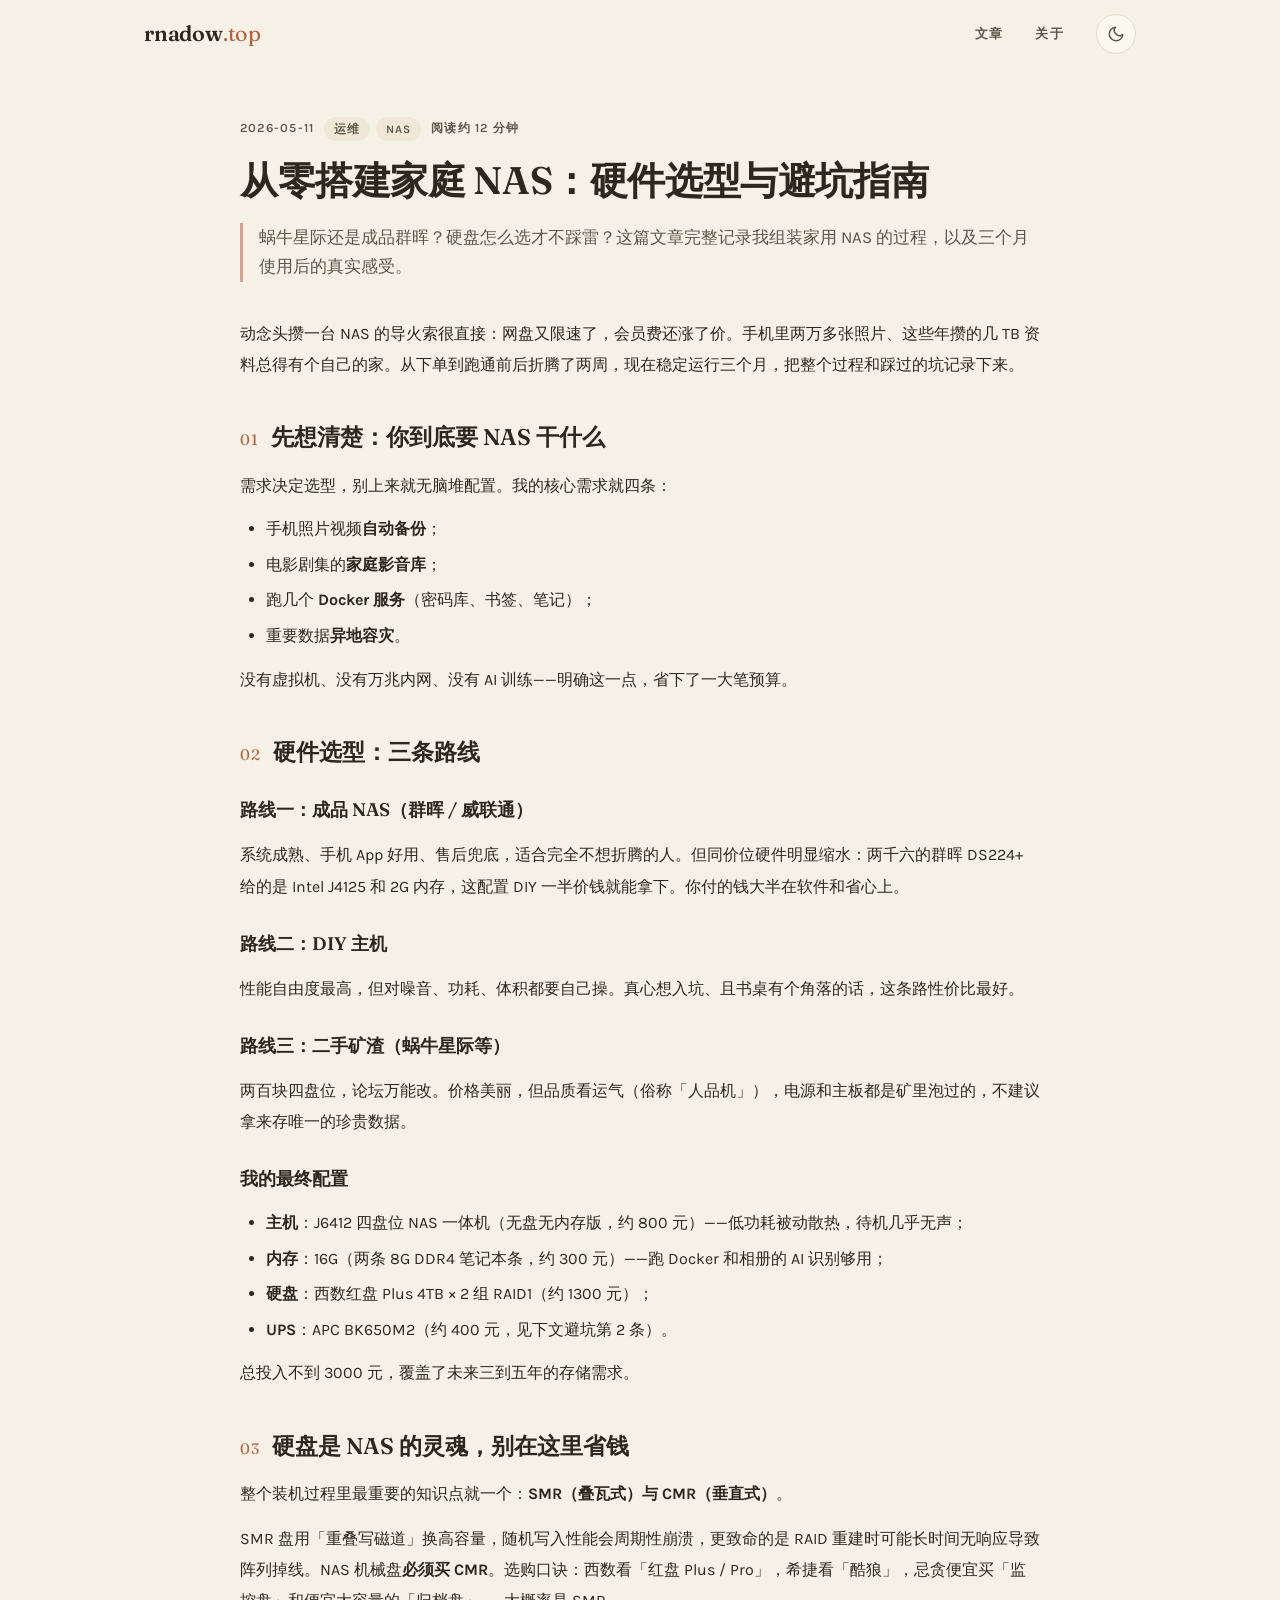
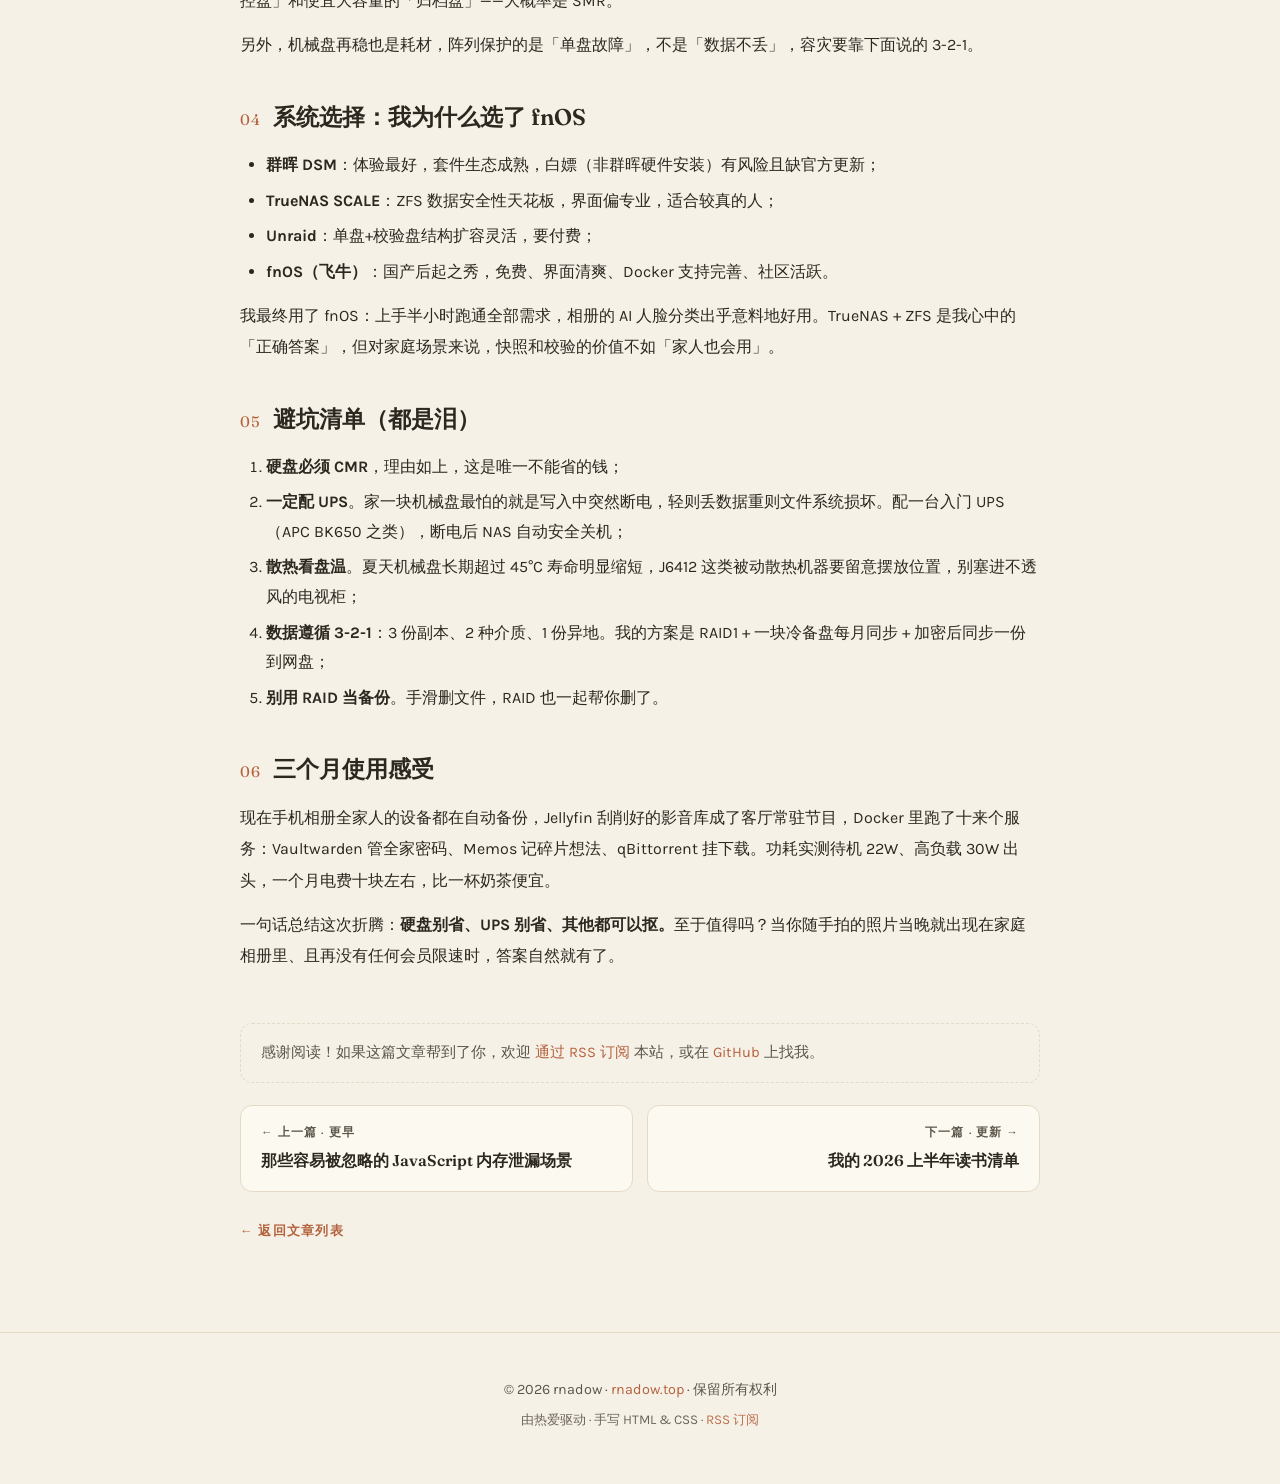
<file: posts/build-home-nas-guide/index.html>
<!DOCTYPE html>
<html lang="zh-CN" data-theme="light">
<head>
  <meta charset="UTF-8">
  <meta name="viewport" content="width=device-width, initial-scale=1.0">
  <title>从零搭建家庭 NAS：硬件选型与避坑指南 · rnadow 的小站</title>
  <meta name="description" content="蜗牛星际还是成品群晖？硬盘怎么选才不踩雷？完整记录我组装家用 NAS 的过程，以及三个月使用后的真实感受。">
  <link rel="canonical" href="https://rnadow.top/posts/build-home-nas-guide/">
  <meta property="og:type" content="article">
  <meta property="og:title" content="从零搭建家庭 NAS：硬件选型与避坑指南">
  <meta property="og:description" content="完整记录我组装家用 NAS 的过程，以及三个月使用后的真实感受。">
  <meta property="og:url" content="https://rnadow.top/posts/build-home-nas-guide/">
  <meta property="article:published_time" content="2026-05-11">
  <link rel="icon" href="data:image/svg+xml,%3Csvg xmlns='http://www.w3.org/2000/svg' viewBox='0 0 100 100'%3E%3Crect width='100' height='100' rx='24' fill='%23B4623D'/%3E%3Ctext x='50' y='71' font-size='56' font-weight='700' text-anchor='middle' fill='%23F6F1E7' font-family='Georgia'%3Er%3C/text%3E%3C/svg%3E">
  <script>
    (function () {
      var t = localStorage.getItem('theme');
      if (!t) t = window.matchMedia('(prefers-color-scheme: dark)').matches ? 'dark' : 'light';
      document.documentElement.dataset.theme = t;
    })();
  </script>
  <meta property="og:image" content="https://rnadow.top/og-image.png">
  <meta name="twitter:card" content="summary_large_image">
  <meta name="twitter:image" content="https://rnadow.top/og-image.png">
  <link rel="stylesheet" href="../../style.css">
</head>
<body>

  <div class="progress-bar" id="progress-bar"></div>

  <header class="site-header" id="site-header">
    <nav class="container">
      <a class="logo" href="../../index.html">rnadow<span>.top</span></a>
      <ul class="nav-links">
        <li><a href="../../index.html#posts">文章</a></li>
        <li><a href="../../index.html#about">关于</a></li>
      </ul>
      <button class="theme-toggle" id="theme-toggle" aria-label="切换深色 / 浅色模式" title="切换主题">
        <svg class="icon-moon" viewBox="0 0 24 24" fill="none" stroke="currentColor" stroke-width="2" stroke-linecap="round" stroke-linejoin="round"><path d="M21 12.79A9 9 0 1 1 11.21 3 7 7 0 0 0 21 12.79z"/></svg>
        <svg class="icon-sun" viewBox="0 0 24 24" fill="none" stroke="currentColor" stroke-width="2" stroke-linecap="round" stroke-linejoin="round"><circle cx="12" cy="12" r="5"/><line x1="12" y1="1" x2="12" y2="3"/><line x1="12" y1="21" x2="12" y2="23"/><line x1="4.22" y1="4.22" x2="5.64" y2="5.64"/><line x1="18.36" y1="18.36" x2="19.78" y2="19.78"/><line x1="1" y1="12" x2="3" y2="12"/><line x1="21" y1="12" x2="23" y2="12"/><line x1="4.22" y1="19.78" x2="5.64" y2="18.36"/><line x1="18.36" y1="5.64" x2="19.78" y2="4.22"/></svg>
      </button>
    </nav>
  </header>

  <main>
    <article class="container article">
      <header class="article-header">
        <div class="post-meta">
          <time datetime="2026-05-11">2026-05-11</time>
          <span class="tags-mini"><span class="mini-tag">运维</span><span class="mini-tag">NAS</span></span>
          <span>阅读约 12 分钟</span>
        </div>
        <h1>从零搭建家庭 NAS：硬件选型与避坑指南</h1>
        <p class="article-lead">蜗牛星际还是成品群晖？硬盘怎么选才不踩雷？这篇文章完整记录我组装家用 NAS 的过程，以及三个月使用后的真实感受。</p>
      </header>

      <div class="article-body">
        <p>动念头攒一台 NAS 的导火索很直接：网盘又限速了，会员费还涨了价。手机里两万多张照片、这些年攒的几 TB 资料总得有个自己的家。从下单到跑通前后折腾了两周，现在稳定运行三个月，把整个过程和踩过的坑记录下来。</p>

        <h2>先想清楚：你到底要 NAS 干什么</h2>
        <p>需求决定选型，别上来就无脑堆配置。我的核心需求就四条：</p>
        <ul>
          <li>手机照片视频<strong>自动备份</strong>；</li>
          <li>电影剧集的<strong>家庭影音库</strong>；</li>
          <li>跑几个 <strong>Docker 服务</strong>（密码库、书签、笔记）；</li>
          <li>重要数据<strong>异地容灾</strong>。</li>
        </ul>
        <p>没有虚拟机、没有万兆内网、没有 AI 训练——明确这一点，省下了一大笔预算。</p>

        <h2>硬件选型：三条路线</h2>
        <h3>路线一：成品 NAS（群晖 / 威联通）</h3>
        <p>系统成熟、手机 App 好用、售后兜底，适合完全不想折腾的人。但同价位硬件明显缩水：两千六的群晖 DS224+ 给的是 Intel J4125 和 2G 内存，这配置 DIY 一半价钱就能拿下。你付的钱大半在软件和省心上。</p>
        <h3>路线二：DIY 主机</h3>
        <p>性能自由度最高，但对噪音、功耗、体积都要自己操。真心想入坑、且书桌有个角落的话，这条路性价比最好。</p>
        <h3>路线三：二手矿渣（蜗牛星际等）</h3>
        <p>两百块四盘位，论坛万能改。价格美丽，但品质看运气（俗称「人品机」），电源和主板都是矿里泡过的，不建议拿来存唯一的珍贵数据。</p>

        <h3>我的最终配置</h3>
        <ul>
          <li><strong>主机</strong>：J6412 四盘位 NAS 一体机（无盘无内存版，约 800 元）——低功耗被动散热，待机几乎无声；</li>
          <li><strong>内存</strong>：16G（两条 8G DDR4 笔记本条，约 300 元）——跑 Docker 和相册的 AI 识别够用；</li>
          <li><strong>硬盘</strong>：西数红盘 Plus 4TB × 2 组 RAID1（约 1300 元）；</li>
          <li><strong>UPS</strong>：APC BK650M2（约 400 元，见下文避坑第 2 条）。</li>
        </ul>
        <p>总投入不到 3000 元，覆盖了未来三到五年的存储需求。</p>

        <h2>硬盘是 NAS 的灵魂，别在这里省钱</h2>
        <p>整个装机过程里最重要的知识点就一个：<strong>SMR（叠瓦式）与 CMR（垂直式）</strong>。</p>
        <p>SMR 盘用「重叠写磁道」换高容量，随机写入性能会周期性崩溃，更致命的是 RAID 重建时可能长时间无响应导致阵列掉线。NAS 机械盘<strong>必须买 CMR</strong>。选购口诀：西数看「红盘 Plus / Pro」，希捷看「酷狼」，忌贪便宜买「监控盘」和便宜大容量的「归档盘」——大概率是 SMR。</p>
        <p>另外，机械盘再稳也是耗材，阵列保护的是「单盘故障」，不是「数据不丢」，容灾要靠下面说的 3-2-1。</p>

        <h2>系统选择：我为什么选了 fnOS</h2>
        <ul>
          <li><strong>群晖 DSM</strong>：体验最好，套件生态成熟，白嫖（非群晖硬件安装）有风险且缺官方更新；</li>
          <li><strong>TrueNAS SCALE</strong>：ZFS 数据安全性天花板，界面偏专业，适合较真的人；</li>
          <li><strong>Unraid</strong>：单盘+校验盘结构扩容灵活，要付费；</li>
          <li><strong>fnOS（飞牛）</strong>：国产后起之秀，免费、界面清爽、Docker 支持完善、社区活跃。</li>
        </ul>
        <p>我最终用了 fnOS：上手半小时跑通全部需求，相册的 AI 人脸分类出乎意料地好用。TrueNAS + ZFS 是我心中的「正确答案」，但对家庭场景来说，快照和校验的价值不如「家人也会用」。</p>

        <h2>避坑清单（都是泪）</h2>
        <ol>
          <li><strong>硬盘必须 CMR</strong>，理由如上，这是唯一不能省的钱；</li>
          <li><strong>一定配 UPS</strong>。家一块机械盘最怕的就是写入中突然断电，轻则丢数据重则文件系统损坏。配一台入门 UPS（APC BK650 之类），断电后 NAS 自动安全关机；</li>
          <li><strong>散热看盘温</strong>。夏天机械盘长期超过 45°C 寿命明显缩短，J6412 这类被动散热机器要留意摆放位置，别塞进不透风的电视柜；</li>
          <li><strong>数据遵循 3-2-1</strong>：3 份副本、2 种介质、1 份异地。我的方案是 RAID1 + 一块冷备盘每月同步 + 加密后同步一份到网盘；</li>
          <li><strong>别用 RAID 当备份</strong>。手滑删文件，RAID 也一起帮你删了。</li>
        </ol>

        <h2>三个月使用感受</h2>
        <p>现在手机相册全家人的设备都在自动备份，Jellyfin 刮削好的影音库成了客厅常驻节目，Docker 里跑了十来个服务：Vaultwarden 管全家密码、Memos 记碎片想法、qBittorrent 挂下载。功耗实测待机 22W、高负载 30W 出头，一个月电费十块左右，比一杯奶茶便宜。</p>
        <p>一句话总结这次折腾：<strong>硬盘别省、UPS 别省、其他都可以抠。</strong>至于值得吗？当你随手拍的照片当晚就出现在家庭相册里、且再没有任何会员限速时，答案自然就有了。</p>
      </div>

      <footer class="article-footer">
        <div class="article-tip">感谢阅读！如果这篇文章帮到了你，欢迎 <a href="https://rnadow.top/feed.xml">通过 RSS 订阅</a> 本站，或在 <a href="https://github.com/rnadow">GitHub</a> 上找我。</div>
        <nav class="post-nav" aria-label="上一篇与下一篇">
          <a class="post-nav-item" href="../javascript-memory-leaks/">
            <span class="nav-label">← 上一篇 · 更早</span>
            <span class="nav-title">那些容易被忽略的 JavaScript 内存泄漏场景</span>
          </a>
          <a class="post-nav-item next" href="../2026-h1-reading-list/">
            <span class="nav-label">下一篇 · 更新 →</span>
            <span class="nav-title">我的 2026 上半年读书清单</span>
          </a>
        </nav>
        <a class="back-home" href="../../index.html#posts">← 返回文章列表</a>
      </footer>
    </article>
  </main>

  <footer class="site-footer">
    <div class="container">
      <p>© <span id="year">2026</span> rnadow · <a href="https://rnadow.top">rnadow.top</a> · 保留所有权利</p>
      <p>由热爱驱动 · 手写 HTML &amp; CSS · <a href="https://rnadow.top/feed.xml">RSS 订阅</a></p>
    </div>
  </footer>

  <script src="../../script.js"></script>
</body>
</html>
</file>
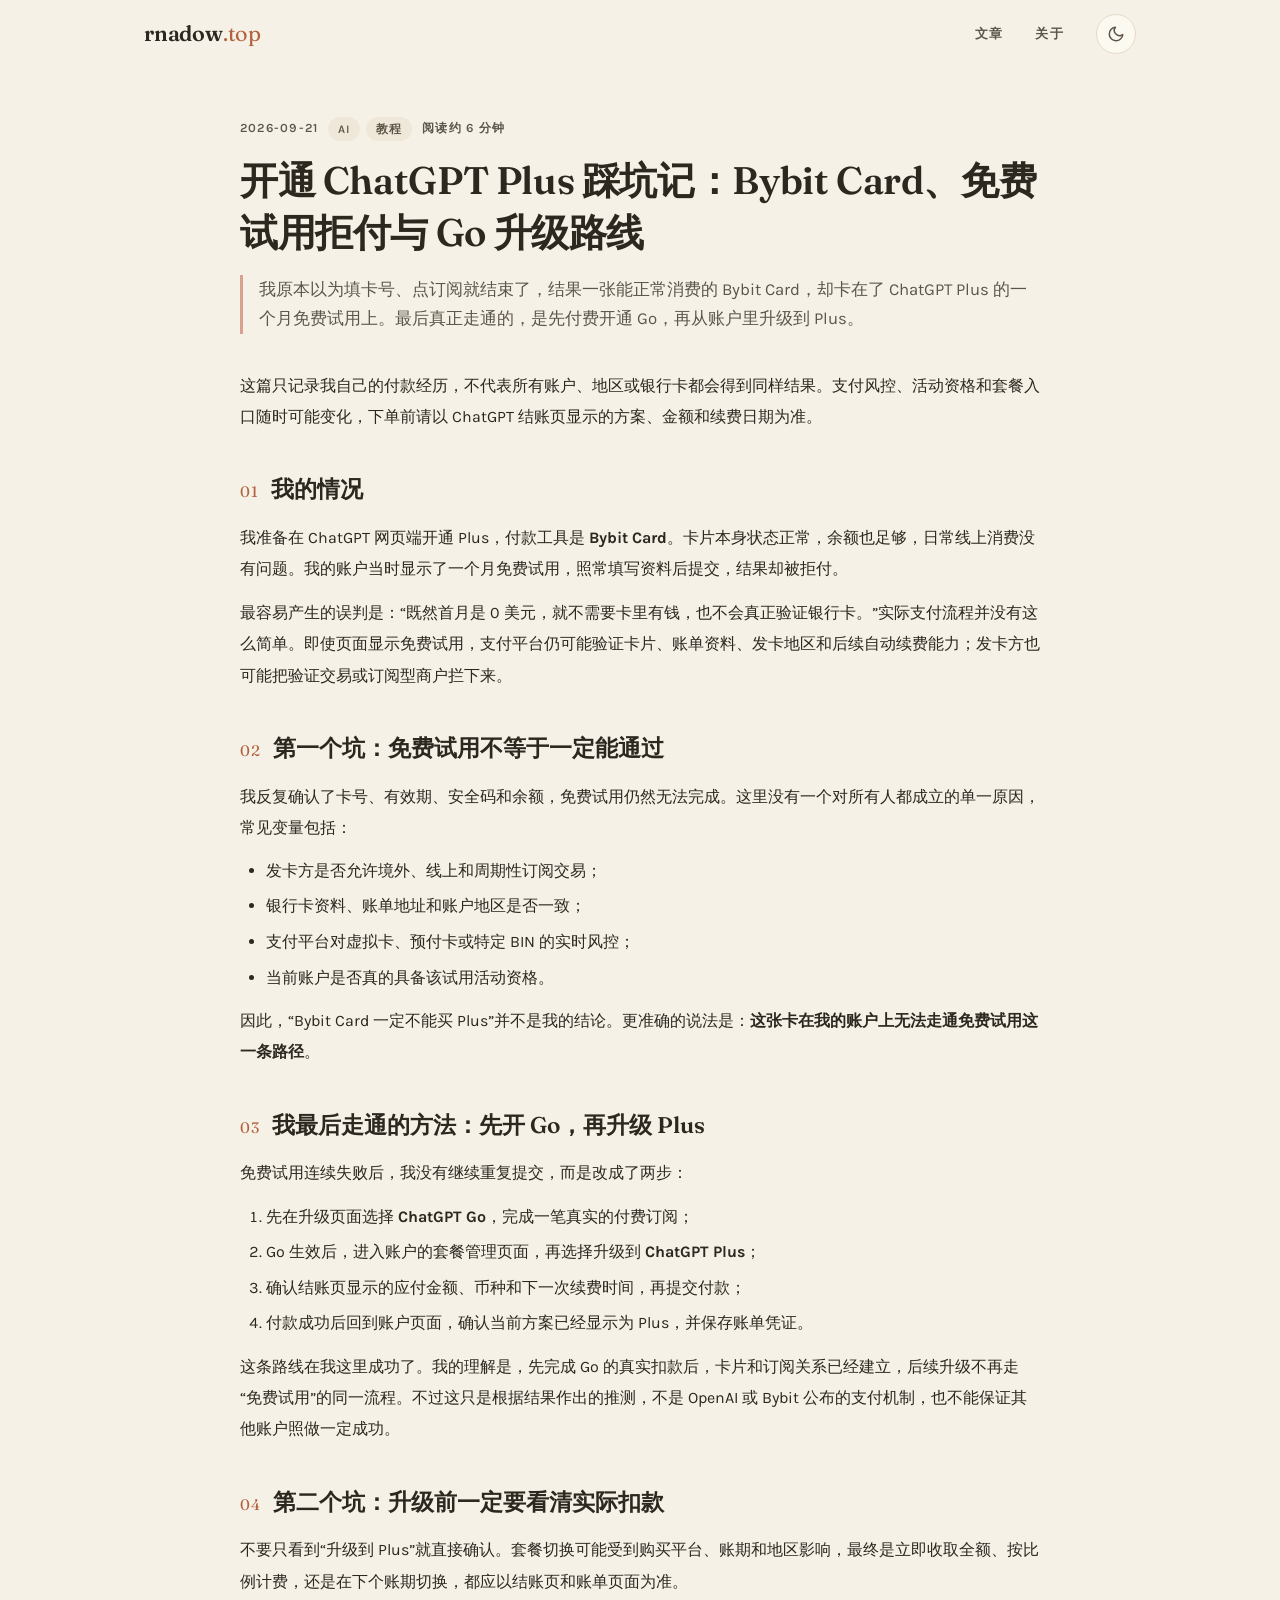
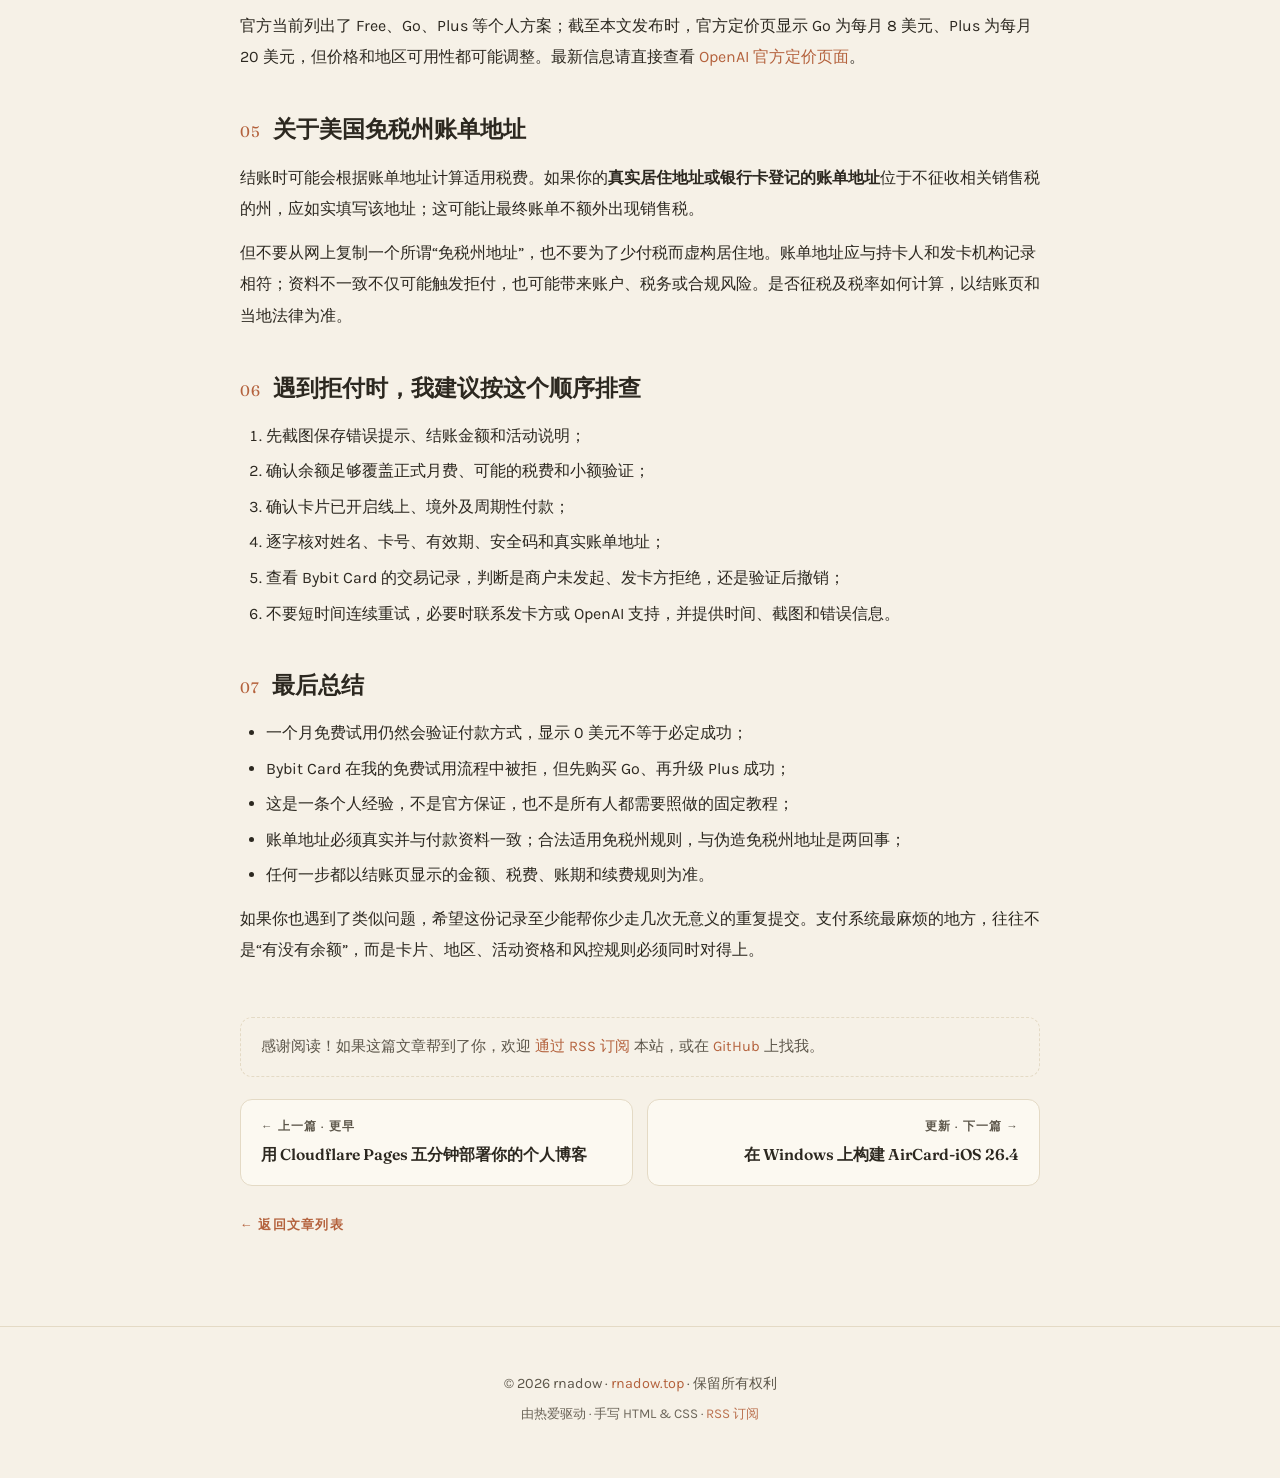
<file: posts/chatgpt-plus-bybit-card-lessons/index.html>
<!DOCTYPE html>
<html lang="zh-CN" data-theme="light">
<head>
  <meta charset="UTF-8">
  <meta name="viewport" content="width=device-width, initial-scale=1.0">
  <title>开通 ChatGPT Plus 踩坑记：Bybit Card、免费试用拒付与 Go 升级路线 · rnadow 的小站</title>
  <meta name="description" content="记录使用 Bybit Card 开通 ChatGPT Plus 时遇到的免费试用拒付，以及先订阅 Go、再升级 Plus 的实际解决过程和账单地址注意事项。">
  <link rel="canonical" href="https://rnadow.top/posts/chatgpt-plus-bybit-card-lessons/">
  <meta property="og:type" content="article">
  <meta property="og:title" content="开通 ChatGPT Plus 踩坑记：Bybit Card、免费试用拒付与 Go 升级路线">
  <meta property="og:description" content="一次使用 Bybit Card 开通 ChatGPT Plus 的真实踩坑记录：为什么免费试用可能失败，以及我最后走通的升级路线。">
  <meta property="og:url" content="https://rnadow.top/posts/chatgpt-plus-bybit-card-lessons/">
  <meta property="article:published_time" content="2026-09-21">
  <link rel="icon" href="data:image/svg+xml,%3Csvg xmlns='http://www.w3.org/2000/svg' viewBox='0 0 100 100'%3E%3Crect width='100' height='100' rx='24' fill='%23B4623D'/%3E%3Ctext x='50' y='71' font-size='56' font-weight='700' text-anchor='middle' fill='%23F6F1E7' font-family='Georgia'%3Er%3C/text%3E%3C/svg%3E">
  <script>
    (function () {
      var t = localStorage.getItem('theme');
      if (!t) t = window.matchMedia('(prefers-color-scheme: dark)').matches ? 'dark' : 'light';
      document.documentElement.dataset.theme = t;
    })();
  </script>
  <meta property="og:image" content="https://rnadow.top/og-image.png">
  <meta name="twitter:card" content="summary_large_image">
  <meta name="twitter:image" content="https://rnadow.top/og-image.png">
  <link rel="stylesheet" href="../../style.css">
</head>
<body>

  <div class="progress-bar" id="progress-bar"></div>

  <header class="site-header" id="site-header">
    <nav class="container">
      <a class="logo" href="../../index.html">rnadow<span>.top</span></a>
      <ul class="nav-links">
        <li><a href="../../index.html#posts">文章</a></li>
        <li><a href="../../index.html#about">关于</a></li>
      </ul>
      <button class="theme-toggle" id="theme-toggle" aria-label="切换深色 / 浅色模式" title="切换主题">
        <svg class="icon-moon" viewBox="0 0 24 24" fill="none" stroke="currentColor" stroke-width="2" stroke-linecap="round" stroke-linejoin="round"><path d="M21 12.79A9 9 0 1 1 11.21 3 7 7 0 0 0 21 12.79z"/></svg>
        <svg class="icon-sun" viewBox="0 0 24 24" fill="none" stroke="currentColor" stroke-width="2" stroke-linecap="round" stroke-linejoin="round"><circle cx="12" cy="12" r="5"/><line x1="12" y1="1" x2="12" y2="3"/><line x1="12" y1="21" x2="12" y2="23"/><line x1="4.22" y1="4.22" x2="5.64" y2="5.64"/><line x1="18.36" y1="18.36" x2="19.78" y2="19.78"/><line x1="1" y1="12" x2="3" y2="12"/><line x1="21" y1="12" x2="23" y2="12"/><line x1="4.22" y1="19.78" x2="5.64" y2="18.36"/><line x1="18.36" y1="5.64" x2="19.78" y2="4.22"/></svg>
      </button>
    </nav>
  </header>

  <main>
    <article class="container article">
      <header class="article-header">
        <div class="post-meta">
          <time datetime="2026-09-21">2026-09-21</time>
          <span class="tags-mini"><span class="mini-tag">AI</span><span class="mini-tag">教程</span></span>
          <span>阅读约 6 分钟</span>
        </div>
        <h1>开通 ChatGPT Plus 踩坑记：Bybit Card、免费试用拒付与 Go 升级路线</h1>
        <p class="article-lead">我原本以为填卡号、点订阅就结束了，结果一张能正常消费的 Bybit Card，却卡在了 ChatGPT Plus 的一个月免费试用上。最后真正走通的，是先付费开通 Go，再从账户里升级到 Plus。</p>
      </header>

      <div class="article-body">
        <p>这篇只记录我自己的付款经历，不代表所有账户、地区或银行卡都会得到同样结果。支付风控、活动资格和套餐入口随时可能变化，下单前请以 ChatGPT 结账页显示的方案、金额和续费日期为准。</p>

        <h2>我的情况</h2>
        <p>我准备在 ChatGPT 网页端开通 Plus，付款工具是 <strong>Bybit Card</strong>。卡片本身状态正常，余额也足够，日常线上消费没有问题。我的账户当时显示了一个月免费试用，照常填写资料后提交，结果却被拒付。</p>
        <p>最容易产生的误判是：“既然首月是 0 美元，就不需要卡里有钱，也不会真正验证银行卡。”实际支付流程并没有这么简单。即使页面显示免费试用，支付平台仍可能验证卡片、账单资料、发卡地区和后续自动续费能力；发卡方也可能把验证交易或订阅型商户拦下来。</p>

        <h2>第一个坑：免费试用不等于一定能通过</h2>
        <p>我反复确认了卡号、有效期、安全码和余额，免费试用仍然无法完成。这里没有一个对所有人都成立的单一原因，常见变量包括：</p>
        <ul>
          <li>发卡方是否允许境外、线上和周期性订阅交易；</li>
          <li>银行卡资料、账单地址和账户地区是否一致；</li>
          <li>支付平台对虚拟卡、预付卡或特定 BIN 的实时风控；</li>
          <li>当前账户是否真的具备该试用活动资格。</li>
        </ul>
        <p>因此，“Bybit Card 一定不能买 Plus”并不是我的结论。更准确的说法是：<strong>这张卡在我的账户上无法走通免费试用这一条路径</strong>。</p>

        <h2>我最后走通的方法：先开 Go，再升级 Plus</h2>
        <p>免费试用连续失败后，我没有继续重复提交，而是改成了两步：</p>
        <ol>
          <li>先在升级页面选择 <strong>ChatGPT Go</strong>，完成一笔真实的付费订阅；</li>
          <li>Go 生效后，进入账户的套餐管理页面，再选择升级到 <strong>ChatGPT Plus</strong>；</li>
          <li>确认结账页显示的应付金额、币种和下一次续费时间，再提交付款；</li>
          <li>付款成功后回到账户页面，确认当前方案已经显示为 Plus，并保存账单凭证。</li>
        </ol>
        <p>这条路线在我这里成功了。我的理解是，先完成 Go 的真实扣款后，卡片和订阅关系已经建立，后续升级不再走“免费试用”的同一流程。不过这只是根据结果作出的推测，不是 OpenAI 或 Bybit 公布的支付机制，也不能保证其他账户照做一定成功。</p>

        <h2>第二个坑：升级前一定要看清实际扣款</h2>
        <p>不要只看到“升级到 Plus”就直接确认。套餐切换可能受到购买平台、账期和地区影响，最终是立即收取全额、按比例计费，还是在下个账期切换，都应以结账页和账单页面为准。</p>
        <p>官方当前列出了 Free、Go、Plus 等个人方案；截至本文发布时，官方定价页显示 Go 为每月 8 美元、Plus 为每月 20 美元，但价格和地区可用性都可能调整。最新信息请直接查看 <a href="https://learn.chatgpt.com/docs/pricing" target="_blank" rel="noopener">OpenAI 官方定价页面</a>。</p>

        <h2>关于美国免税州账单地址</h2>
        <p>结账时可能会根据账单地址计算适用税费。如果你的<strong>真实居住地址或银行卡登记的账单地址</strong>位于不征收相关销售税的州，应如实填写该地址；这可能让最终账单不额外出现销售税。</p>
        <p>但不要从网上复制一个所谓“免税州地址”，也不要为了少付税而虚构居住地。账单地址应与持卡人和发卡机构记录相符；资料不一致不仅可能触发拒付，也可能带来账户、税务或合规风险。是否征税及税率如何计算，以结账页和当地法律为准。</p>

        <h2>遇到拒付时，我建议按这个顺序排查</h2>
        <ol>
          <li>先截图保存错误提示、结账金额和活动说明；</li>
          <li>确认余额足够覆盖正式月费、可能的税费和小额验证；</li>
          <li>确认卡片已开启线上、境外及周期性付款；</li>
          <li>逐字核对姓名、卡号、有效期、安全码和真实账单地址；</li>
          <li>查看 Bybit Card 的交易记录，判断是商户未发起、发卡方拒绝，还是验证后撤销；</li>
          <li>不要短时间连续重试，必要时联系发卡方或 OpenAI 支持，并提供时间、截图和错误信息。</li>
        </ol>

        <h2>最后总结</h2>
        <ul>
          <li>一个月免费试用仍然会验证付款方式，显示 0 美元不等于必定成功；</li>
          <li>Bybit Card 在我的免费试用流程中被拒，但先购买 Go、再升级 Plus 成功；</li>
          <li>这是一条个人经验，不是官方保证，也不是所有人都需要照做的固定教程；</li>
          <li>账单地址必须真实并与付款资料一致；合法适用免税州规则，与伪造免税州地址是两回事；</li>
          <li>任何一步都以结账页显示的金额、税费、账期和续费规则为准。</li>
        </ul>
        <p>如果你也遇到了类似问题，希望这份记录至少能帮你少走几次无意义的重复提交。支付系统最麻烦的地方，往往不是“有没有余额”，而是卡片、地区、活动资格和风控规则必须同时对得上。</p>
      </div>

      <footer class="article-footer">
        <div class="article-tip">感谢阅读！如果这篇文章帮到了你，欢迎 <a href="https://rnadow.top/feed.xml">通过 RSS 订阅</a> 本站，或在 <a href="https://github.com/rnadow">GitHub</a> 上找我。</div>
        <nav class="post-nav" aria-label="上一篇与下一篇">
          <a class="post-nav-item" href="../deploy-blog-on-cloudflare-pages/">
            <span class="nav-label">← 上一篇 · 更早</span>
            <span class="nav-title">用 Cloudflare Pages 五分钟部署你的个人博客</span>
          </a>
          <a class="post-nav-item next" href="../aircard-ios-26-4-windows-build/">
            <span class="nav-label">更新 · 下一篇 →</span>
            <span class="nav-title">在 Windows 上构建 AirCard-iOS 26.4</span>
          </a>
        </nav>
        <a class="back-home" href="../../index.html#posts">← 返回文章列表</a>
      </footer>
    </article>
  </main>

  <footer class="site-footer">
    <div class="container">
      <p>© <span id="year">2026</span> rnadow · <a href="https://rnadow.top">rnadow.top</a> · 保留所有权利</p>
      <p>由热爱驱动 · 手写 HTML &amp; CSS · <a href="https://rnadow.top/feed.xml">RSS 订阅</a></p>
    </div>
  </footer>

  <script src="../../script.js"></script>
</body>
</html>
</file>
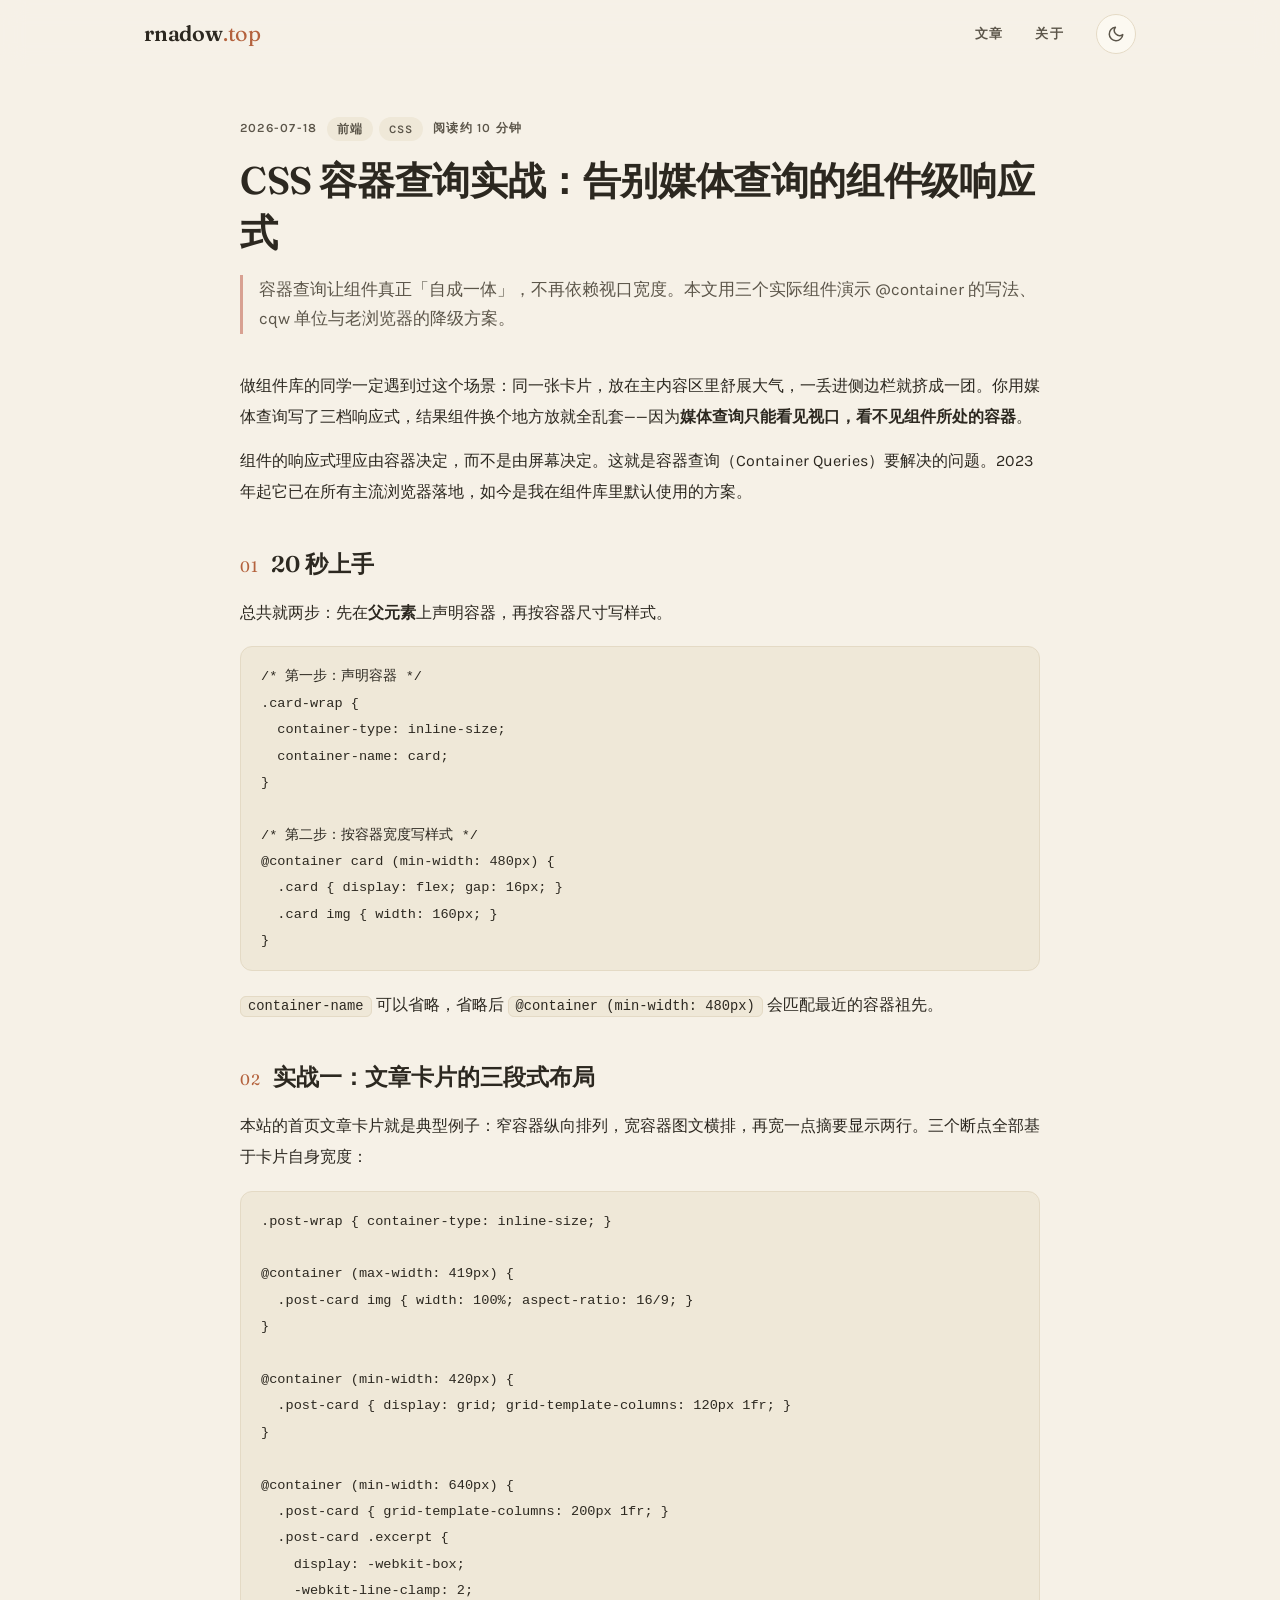
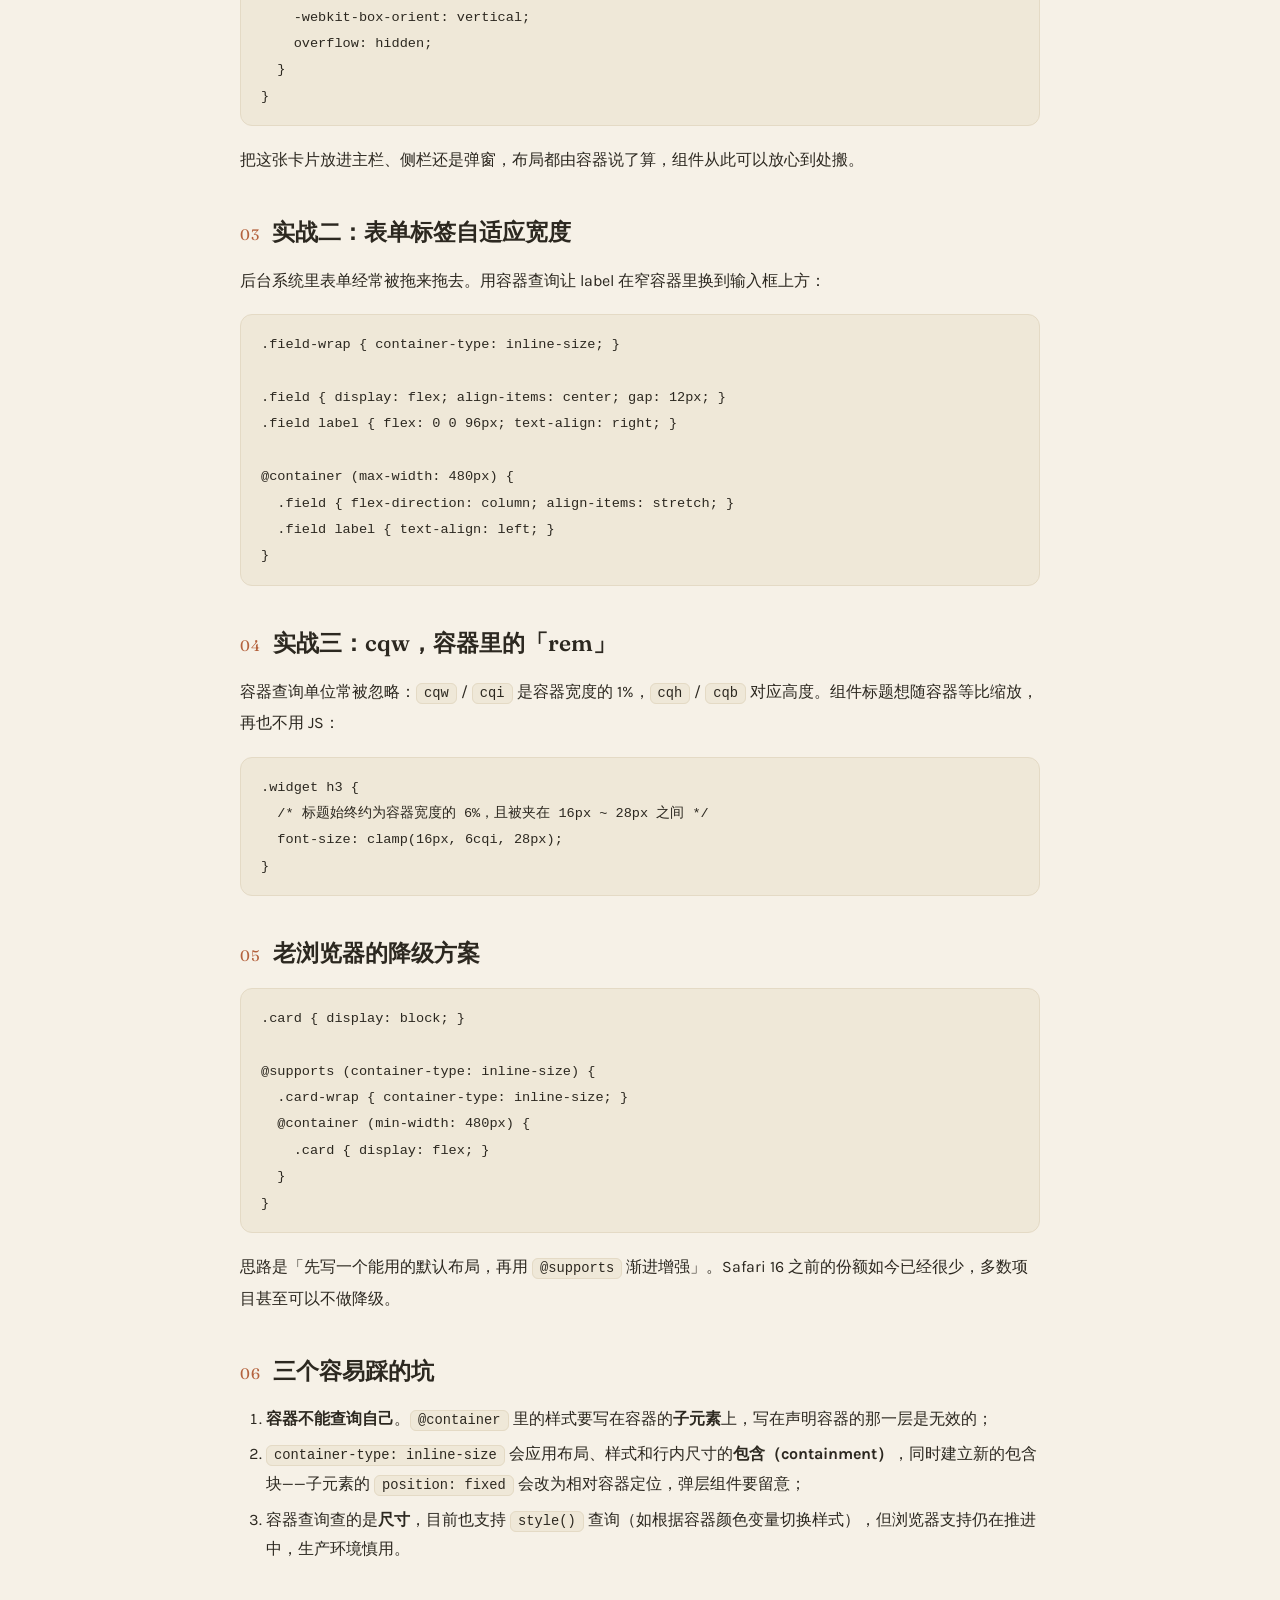
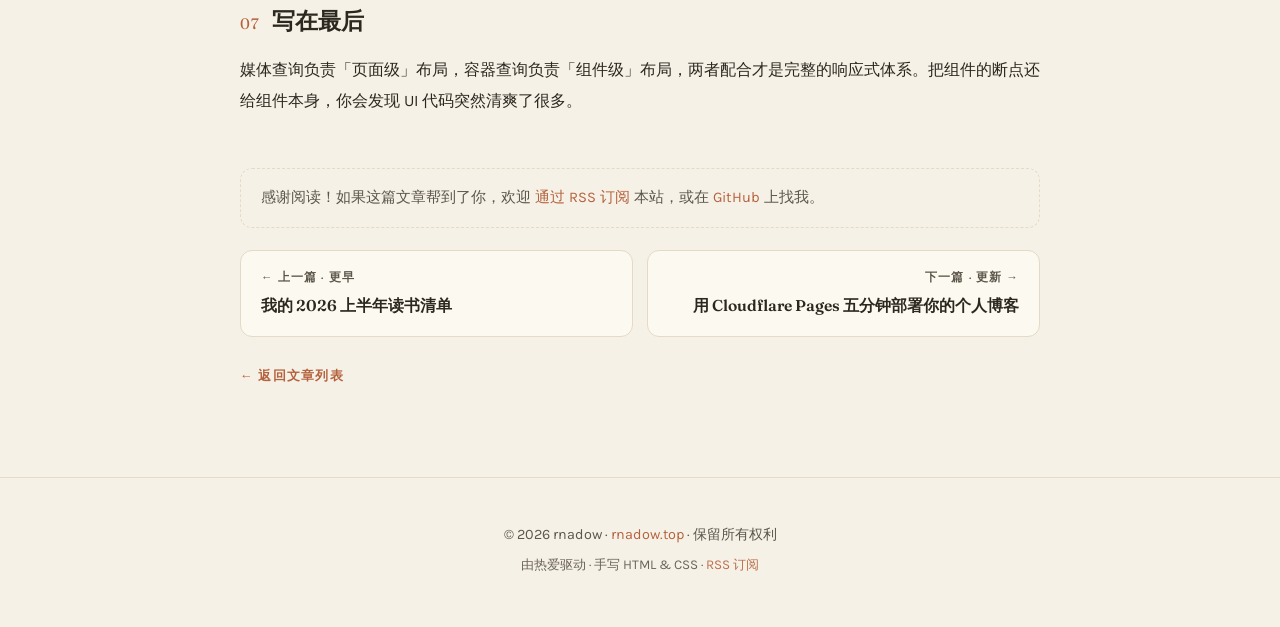
<file: posts/css-container-queries-in-practice/index.html>
<!DOCTYPE html>
<html lang="zh-CN" data-theme="light">
<head>
  <meta charset="UTF-8">
  <meta name="viewport" content="width=device-width, initial-scale=1.0">
  <title>CSS 容器查询实战：告别媒体查询的组件级响应式 · rnadow 的小站</title>
  <meta name="description" content="容器查询让组件真正「自成一体」，不再依赖视口宽度。本文用三个实际组件演示 @container 的写法、cqw 单位与降级方案。">
  <link rel="canonical" href="https://rnadow.top/posts/css-container-queries-in-practice/">
  <meta property="og:type" content="article">
  <meta property="og:title" content="CSS 容器查询实战：告别媒体查询的组件级响应式">
  <meta property="og:description" content="容器查询让组件真正「自成一体」，不再依赖视口宽度。">
  <meta property="og:url" content="https://rnadow.top/posts/css-container-queries-in-practice/">
  <meta property="article:published_time" content="2026-07-18">
  <link rel="icon" href="data:image/svg+xml,%3Csvg xmlns='http://www.w3.org/2000/svg' viewBox='0 0 100 100'%3E%3Crect width='100' height='100' rx='24' fill='%23B4623D'/%3E%3Ctext x='50' y='71' font-size='56' font-weight='700' text-anchor='middle' fill='%23F6F1E7' font-family='Georgia'%3Er%3C/text%3E%3C/svg%3E">
  <script>
    (function () {
      var t = localStorage.getItem('theme');
      if (!t) t = window.matchMedia('(prefers-color-scheme: dark)').matches ? 'dark' : 'light';
      document.documentElement.dataset.theme = t;
    })();
  </script>
  <meta property="og:image" content="https://rnadow.top/og-image.png">
  <meta name="twitter:card" content="summary_large_image">
  <meta name="twitter:image" content="https://rnadow.top/og-image.png">
  <link rel="stylesheet" href="../../style.css">
</head>
<body>

  <div class="progress-bar" id="progress-bar"></div>

  <header class="site-header" id="site-header">
    <nav class="container">
      <a class="logo" href="../../index.html">rnadow<span>.top</span></a>
      <ul class="nav-links">
        <li><a href="../../index.html#posts">文章</a></li>
        <li><a href="../../index.html#about">关于</a></li>
      </ul>
      <button class="theme-toggle" id="theme-toggle" aria-label="切换深色 / 浅色模式" title="切换主题">
        <svg class="icon-moon" viewBox="0 0 24 24" fill="none" stroke="currentColor" stroke-width="2" stroke-linecap="round" stroke-linejoin="round"><path d="M21 12.79A9 9 0 1 1 11.21 3 7 7 0 0 0 21 12.79z"/></svg>
        <svg class="icon-sun" viewBox="0 0 24 24" fill="none" stroke="currentColor" stroke-width="2" stroke-linecap="round" stroke-linejoin="round"><circle cx="12" cy="12" r="5"/><line x1="12" y1="1" x2="12" y2="3"/><line x1="12" y1="21" x2="12" y2="23"/><line x1="4.22" y1="4.22" x2="5.64" y2="5.64"/><line x1="18.36" y1="18.36" x2="19.78" y2="19.78"/><line x1="1" y1="12" x2="3" y2="12"/><line x1="21" y1="12" x2="23" y2="12"/><line x1="4.22" y1="19.78" x2="5.64" y2="18.36"/><line x1="18.36" y1="5.64" x2="19.78" y2="4.22"/></svg>
      </button>
    </nav>
  </header>

  <main>
    <article class="container article">
      <header class="article-header">
        <div class="post-meta">
          <time datetime="2026-07-18">2026-07-18</time>
          <span class="tags-mini"><span class="mini-tag">前端</span><span class="mini-tag">CSS</span></span>
          <span>阅读约 10 分钟</span>
        </div>
        <h1>CSS 容器查询实战：告别媒体查询的组件级响应式</h1>
        <p class="article-lead">容器查询让组件真正「自成一体」，不再依赖视口宽度。本文用三个实际组件演示 @container 的写法、cqw 单位与老浏览器的降级方案。</p>
      </header>

      <div class="article-body">
        <p>做组件库的同学一定遇到过这个场景：同一张卡片，放在主内容区里舒展大气，一丢进侧边栏就挤成一团。你用媒体查询写了三档响应式，结果组件换个地方放就全乱套——因为<strong>媒体查询只能看见视口，看不见组件所处的容器</strong>。</p>
        <p>组件的响应式理应由容器决定，而不是由屏幕决定。这就是容器查询（Container Queries）要解决的问题。2023 年起它已在所有主流浏览器落地，如今是我在组件库里默认使用的方案。</p>

        <h2>20 秒上手</h2>
        <p>总共就两步：先在<strong>父元素</strong>上声明容器，再按容器尺寸写样式。</p>
        <pre><code>/* 第一步：声明容器 */
.card-wrap {
  container-type: inline-size;
  container-name: card;
}

/* 第二步：按容器宽度写样式 */
@container card (min-width: 480px) {
  .card { display: flex; gap: 16px; }
  .card img { width: 160px; }
}</code></pre>
        <p><code>container-name</code> 可以省略，省略后 <code>@container (min-width: 480px)</code> 会匹配最近的容器祖先。</p>

        <h2>实战一：文章卡片的三段式布局</h2>
        <p>本站的首页文章卡片就是典型例子：窄容器纵向排列，宽容器图文横排，再宽一点摘要显示两行。三个断点全部基于卡片自身宽度：</p>
        <pre><code>.post-wrap { container-type: inline-size; }

@container (max-width: 419px) {
  .post-card img { width: 100%; aspect-ratio: 16/9; }
}

@container (min-width: 420px) {
  .post-card { display: grid; grid-template-columns: 120px 1fr; }
}

@container (min-width: 640px) {
  .post-card { grid-template-columns: 200px 1fr; }
  .post-card .excerpt {
    display: -webkit-box;
    -webkit-line-clamp: 2;
    -webkit-box-orient: vertical;
    overflow: hidden;
  }
}</code></pre>
        <p>把这张卡片放进主栏、侧栏还是弹窗，布局都由容器说了算，组件从此可以放心到处搬。</p>

        <h2>实战二：表单标签自适应宽度</h2>
        <p>后台系统里表单经常被拖来拖去。用容器查询让 label 在窄容器里换到输入框上方：</p>
        <pre><code>.field-wrap { container-type: inline-size; }

.field { display: flex; align-items: center; gap: 12px; }
.field label { flex: 0 0 96px; text-align: right; }

@container (max-width: 480px) {
  .field { flex-direction: column; align-items: stretch; }
  .field label { text-align: left; }
}</code></pre>

        <h2>实战三：cqw，容器里的「rem」</h2>
        <p>容器查询单位常被忽略：<code>cqw</code> / <code>cqi</code> 是容器宽度的 1%，<code>cqh</code> / <code>cqb</code> 对应高度。组件标题想随容器等比缩放，再也不用 JS：</p>
        <pre><code>.widget h3 {
  /* 标题始终约为容器宽度的 6%，且被夹在 16px ~ 28px 之间 */
  font-size: clamp(16px, 6cqi, 28px);
}</code></pre>

        <h2>老浏览器的降级方案</h2>
        <pre><code>.card { display: block; }

@supports (container-type: inline-size) {
  .card-wrap { container-type: inline-size; }
  @container (min-width: 480px) {
    .card { display: flex; }
  }
}</code></pre>
        <p>思路是「先写一个能用的默认布局，再用 <code>@supports</code> 渐进增强」。Safari 16 之前的份额如今已经很少，多数项目甚至可以不做降级。</p>

        <h2>三个容易踩的坑</h2>
        <ol>
          <li><strong>容器不能查询自己</strong>。<code>@container</code> 里的样式要写在容器的<strong>子元素</strong>上，写在声明容器的那一层是无效的；</li>
          <li><code>container-type: inline-size</code> 会应用布局、样式和行内尺寸的<strong>包含（containment）</strong>，同时建立新的包含块——子元素的 <code>position: fixed</code> 会改为相对容器定位，弹层组件要留意；</li>
          <li>容器查询查的是<strong>尺寸</strong>，目前也支持 <code>style()</code> 查询（如根据容器颜色变量切换样式），但浏览器支持仍在推进中，生产环境慎用。</li>
        </ol>

        <h2>写在最后</h2>
        <p>媒体查询负责「页面级」布局，容器查询负责「组件级」布局，两者配合才是完整的响应式体系。把组件的断点还给组件本身，你会发现 UI 代码突然清爽了很多。</p>
      </div>

      <footer class="article-footer">
        <div class="article-tip">感谢阅读！如果这篇文章帮到了你，欢迎 <a href="https://rnadow.top/feed.xml">通过 RSS 订阅</a> 本站，或在 <a href="https://github.com/rnadow">GitHub</a> 上找我。</div>
        <nav class="post-nav" aria-label="上一篇与下一篇">
          <a class="post-nav-item" href="../2026-h1-reading-list/">
            <span class="nav-label">← 上一篇 · 更早</span>
            <span class="nav-title">我的 2026 上半年读书清单</span>
          </a>
          <a class="post-nav-item next" href="../deploy-blog-on-cloudflare-pages/">
            <span class="nav-label">下一篇 · 更新 →</span>
            <span class="nav-title">用 Cloudflare Pages 五分钟部署你的个人博客</span>
          </a>
        </nav>
        <a class="back-home" href="../../index.html#posts">← 返回文章列表</a>
      </footer>
    </article>
  </main>

  <footer class="site-footer">
    <div class="container">
      <p>© <span id="year">2026</span> rnadow · <a href="https://rnadow.top">rnadow.top</a> · 保留所有权利</p>
      <p>由热爱驱动 · 手写 HTML &amp; CSS · <a href="https://rnadow.top/feed.xml">RSS 订阅</a></p>
    </div>
  </footer>

  <script src="../../script.js"></script>
</body>
</html>
</file>
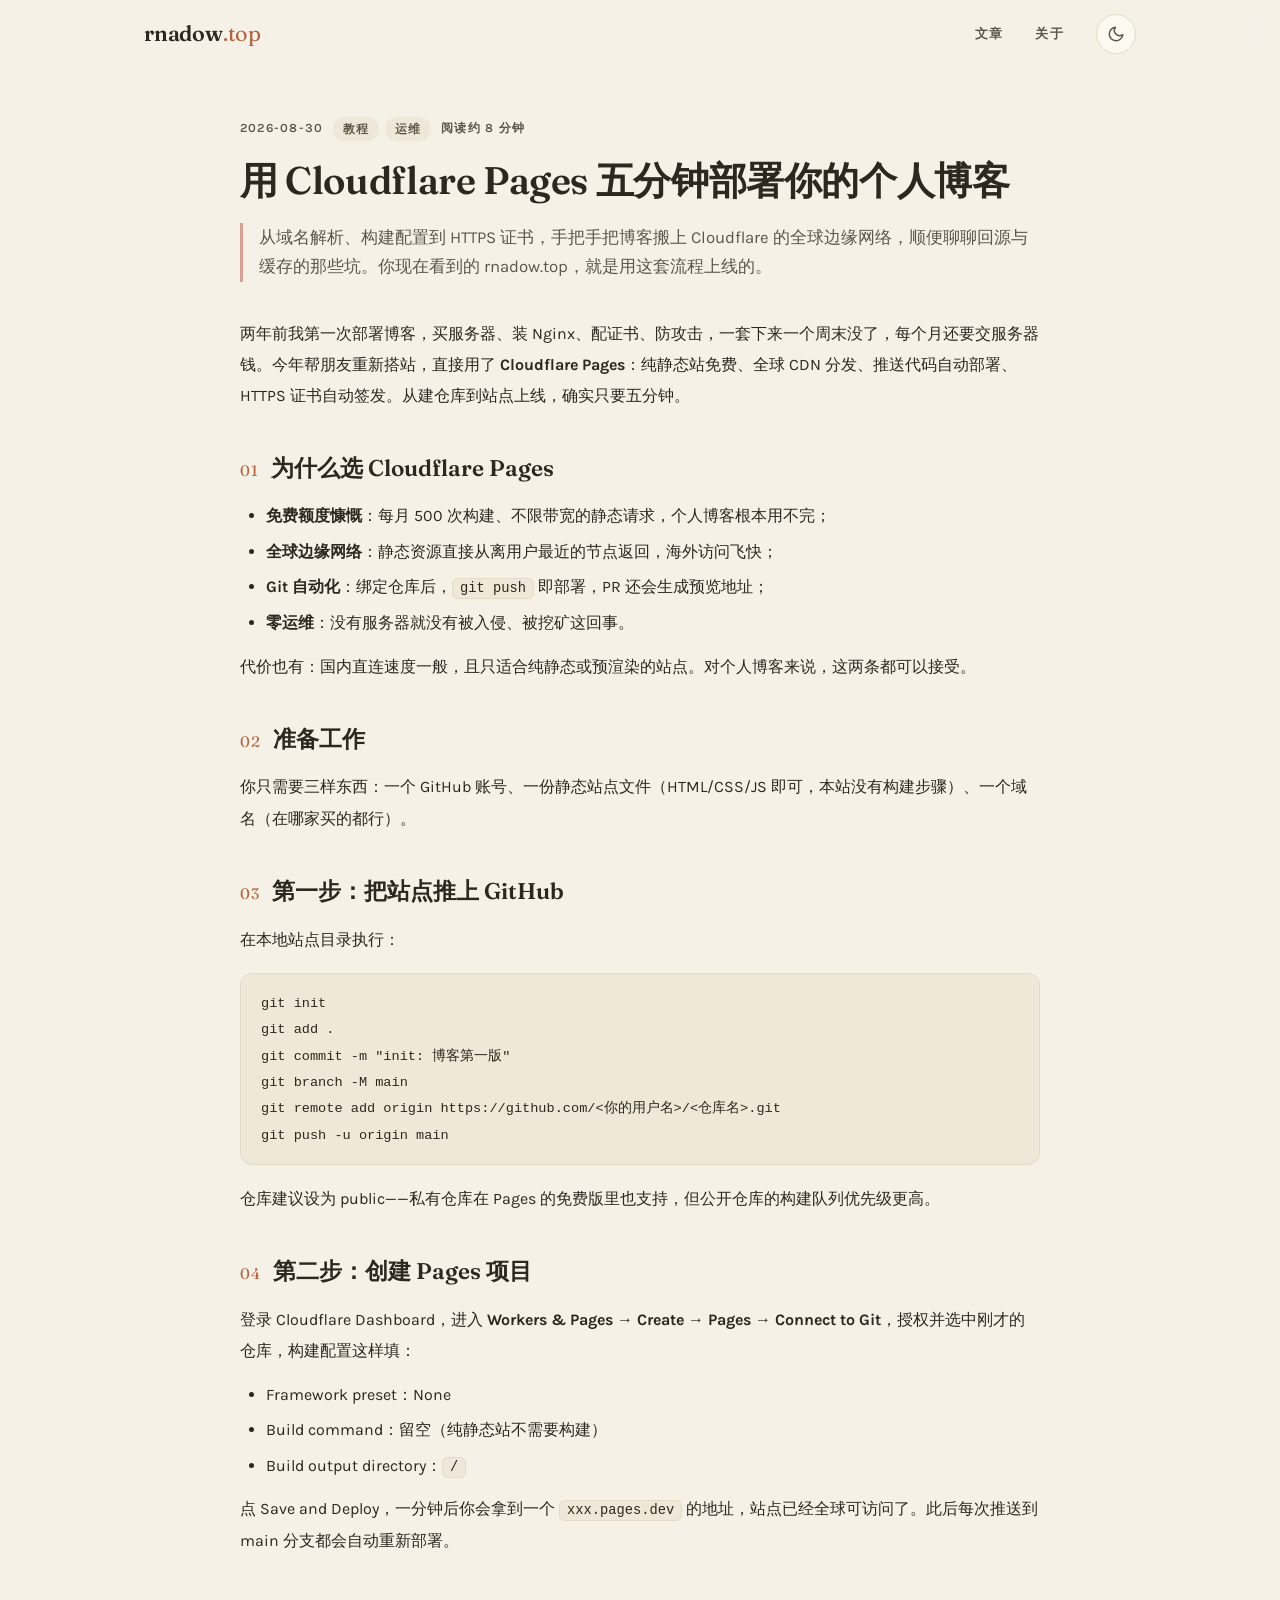
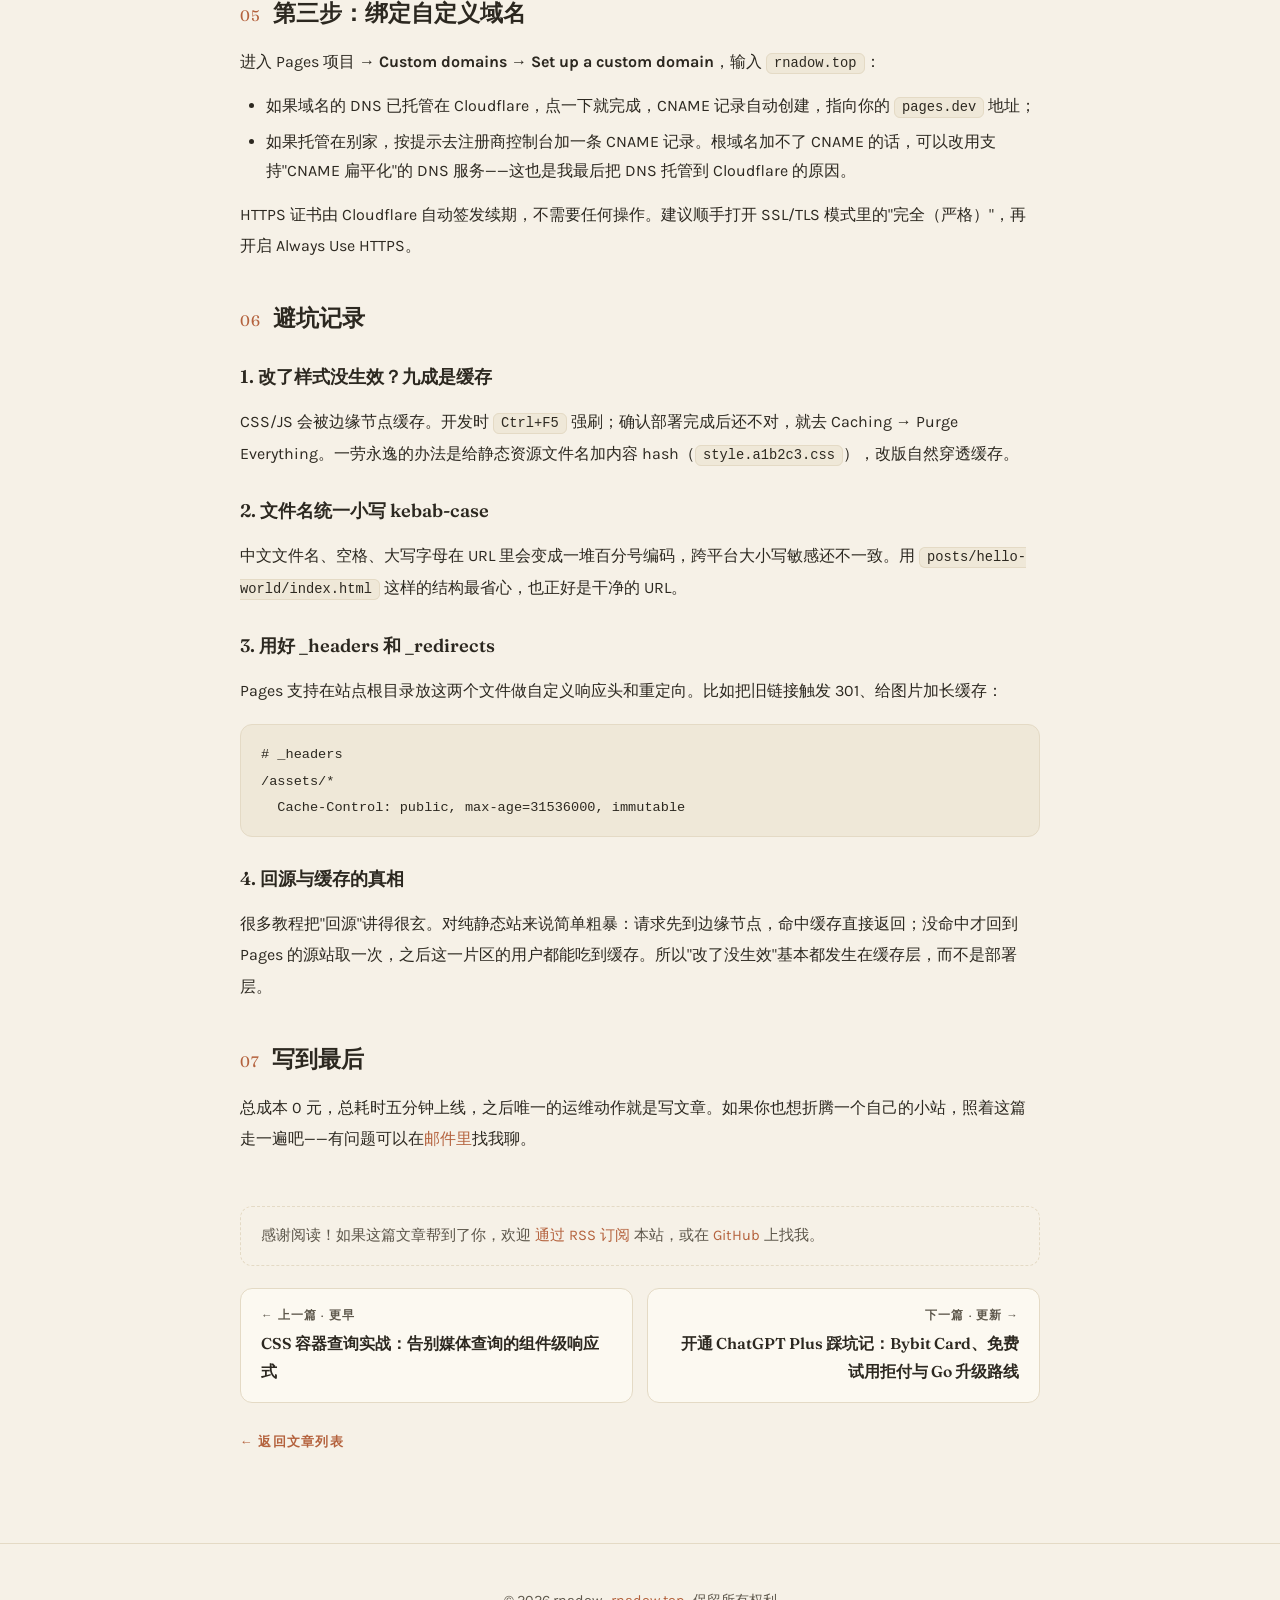
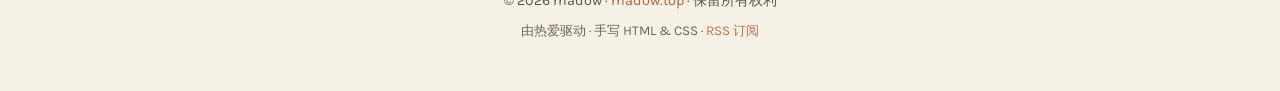
<file: posts/deploy-blog-on-cloudflare-pages/index.html>
<!DOCTYPE html>
<html lang="zh-CN" data-theme="light">
<head>
  <meta charset="UTF-8">
  <meta name="viewport" content="width=device-width, initial-scale=1.0">
  <title>用 Cloudflare Pages 五分钟部署你的个人博客 · rnadow 的小站</title>
  <meta name="description" content="从域名解析、构建配置到 HTTPS 证书，手把手把博客搬上 Cloudflare 的全球边缘网络，顺便聊聊回源与缓存的那些坑。">
  <link rel="canonical" href="https://rnadow.top/posts/deploy-blog-on-cloudflare-pages/">
  <meta property="og:type" content="article">
  <meta property="og:title" content="用 Cloudflare Pages 五分钟部署你的个人博客">
  <meta property="og:description" content="从域名解析、构建配置到 HTTPS 证书，手把手把博客搬上 Cloudflare 的全球边缘网络。">
  <meta property="og:url" content="https://rnadow.top/posts/deploy-blog-on-cloudflare-pages/">
  <meta property="article:published_time" content="2026-08-30">
  <link rel="icon" href="data:image/svg+xml,%3Csvg xmlns='http://www.w3.org/2000/svg' viewBox='0 0 100 100'%3E%3Crect width='100' height='100' rx='24' fill='%23B4623D'/%3E%3Ctext x='50' y='71' font-size='56' font-weight='700' text-anchor='middle' fill='%23F6F1E7' font-family='Georgia'%3Er%3C/text%3E%3C/svg%3E">
  <script>
    (function () {
      var t = localStorage.getItem('theme');
      if (!t) t = window.matchMedia('(prefers-color-scheme: dark)').matches ? 'dark' : 'light';
      document.documentElement.dataset.theme = t;
    })();
  </script>
  <meta property="og:image" content="https://rnadow.top/og-image.png">
  <meta name="twitter:card" content="summary_large_image">
  <meta name="twitter:image" content="https://rnadow.top/og-image.png">
  <link rel="stylesheet" href="../../style.css">
</head>
<body>

  <div class="progress-bar" id="progress-bar"></div>

  <header class="site-header" id="site-header">
    <nav class="container">
      <a class="logo" href="../../index.html">rnadow<span>.top</span></a>
      <ul class="nav-links">
        <li><a href="../../index.html#posts">文章</a></li>
        <li><a href="../../index.html#about">关于</a></li>
      </ul>
      <button class="theme-toggle" id="theme-toggle" aria-label="切换深色 / 浅色模式" title="切换主题">
        <svg class="icon-moon" viewBox="0 0 24 24" fill="none" stroke="currentColor" stroke-width="2" stroke-linecap="round" stroke-linejoin="round"><path d="M21 12.79A9 9 0 1 1 11.21 3 7 7 0 0 0 21 12.79z"/></svg>
        <svg class="icon-sun" viewBox="0 0 24 24" fill="none" stroke="currentColor" stroke-width="2" stroke-linecap="round" stroke-linejoin="round"><circle cx="12" cy="12" r="5"/><line x1="12" y1="1" x2="12" y2="3"/><line x1="12" y1="21" x2="12" y2="23"/><line x1="4.22" y1="4.22" x2="5.64" y2="5.64"/><line x1="18.36" y1="18.36" x2="19.78" y2="19.78"/><line x1="1" y1="12" x2="3" y2="12"/><line x1="21" y1="12" x2="23" y2="12"/><line x1="4.22" y1="19.78" x2="5.64" y2="18.36"/><line x1="18.36" y1="5.64" x2="19.78" y2="4.22"/></svg>
      </button>
    </nav>
  </header>

  <main>
    <article class="container article">
      <header class="article-header">
        <div class="post-meta">
          <time datetime="2026-08-30">2026-08-30</time>
          <span class="tags-mini"><span class="mini-tag">教程</span><span class="mini-tag">运维</span></span>
          <span>阅读约 8 分钟</span>
        </div>
        <h1>用 Cloudflare Pages 五分钟部署你的个人博客</h1>
        <p class="article-lead">从域名解析、构建配置到 HTTPS 证书，手把手把博客搬上 Cloudflare 的全球边缘网络，顺便聊聊回源与缓存的那些坑。你现在看到的 rnadow.top，就是用这套流程上线的。</p>
      </header>

      <div class="article-body">
        <p>两年前我第一次部署博客，买服务器、装 Nginx、配证书、防攻击，一套下来一个周末没了，每个月还要交服务器钱。今年帮朋友重新搭站，直接用了 <strong>Cloudflare Pages</strong>：纯静态站免费、全球 CDN 分发、推送代码自动部署、HTTPS 证书自动签发。从建仓库到站点上线，确实只要五分钟。</p>

        <h2>为什么选 Cloudflare Pages</h2>
        <ul>
          <li><strong>免费额度慷慨</strong>：每月 500 次构建、不限带宽的静态请求，个人博客根本用不完；</li>
          <li><strong>全球边缘网络</strong>：静态资源直接从离用户最近的节点返回，海外访问飞快；</li>
          <li><strong>Git 自动化</strong>：绑定仓库后，<code>git push</code> 即部署，PR 还会生成预览地址；</li>
          <li><strong>零运维</strong>：没有服务器就没有被入侵、被挖矿这回事。</li>
        </ul>
        <p>代价也有：国内直连速度一般，且只适合纯静态或预渲染的站点。对个人博客来说，这两条都可以接受。</p>

        <h2>准备工作</h2>
        <p>你只需要三样东西：一个 GitHub 账号、一份静态站点文件（HTML/CSS/JS 即可，本站没有构建步骤）、一个域名（在哪家买的都行）。</p>

        <h2>第一步：把站点推上 GitHub</h2>
        <p>在本地站点目录执行：</p>
        <pre><code>git init
git add .
git commit -m "init: 博客第一版"
git branch -M main
git remote add origin https://github.com/&lt;你的用户名&gt;/&lt;仓库名&gt;.git
git push -u origin main</code></pre>
        <p>仓库建议设为 public——私有仓库在 Pages 的免费版里也支持，但公开仓库的构建队列优先级更高。</p>

        <h2>第二步：创建 Pages 项目</h2>
        <p>登录 Cloudflare Dashboard，进入 <strong>Workers &amp; Pages → Create → Pages → Connect to Git</strong>，授权并选中刚才的仓库，构建配置这样填：</p>
        <ul>
          <li>Framework preset：None</li>
          <li>Build command：留空（纯静态站不需要构建）</li>
          <li>Build output directory：<code>/</code></li>
        </ul>
        <p>点 Save and Deploy，一分钟后你会拿到一个 <code>xxx.pages.dev</code> 的地址，站点已经全球可访问了。此后每次推送到 main 分支都会自动重新部署。</p>

        <h2>第三步：绑定自定义域名</h2>
        <p>进入 Pages 项目 → <strong>Custom domains → Set up a custom domain</strong>，输入 <code>rnadow.top</code>：</p>
        <ul>
          <li>如果域名的 DNS 已托管在 Cloudflare，点一下就完成，CNAME 记录自动创建，指向你的 <code>pages.dev</code> 地址；</li>
          <li>如果托管在别家，按提示去注册商控制台加一条 CNAME 记录。根域名加不了 CNAME 的话，可以改用支持"CNAME 扁平化"的 DNS 服务——这也是我最后把 DNS 托管到 Cloudflare 的原因。</li>
        </ul>
        <p>HTTPS 证书由 Cloudflare 自动签发续期，不需要任何操作。建议顺手打开 SSL/TLS 模式里的"完全（严格）"，再开启 Always Use HTTPS。</p>

        <h2>避坑记录</h2>
        <h3>1. 改了样式没生效？九成是缓存</h3>
        <p>CSS/JS 会被边缘节点缓存。开发时 <code>Ctrl+F5</code> 强刷；确认部署完成后还不对，就去 Caching → Purge Everything。一劳永逸的办法是给静态资源文件名加内容 hash（<code>style.a1b2c3.css</code>），改版自然穿透缓存。</p>
        <h3>2. 文件名统一小写 kebab-case</h3>
        <p>中文文件名、空格、大写字母在 URL 里会变成一堆百分号编码，跨平台大小写敏感还不一致。用 <code>posts/hello-world/index.html</code> 这样的结构最省心，也正好是干净的 URL。</p>
        <h3>3. 用好 _headers 和 _redirects</h3>
        <p>Pages 支持在站点根目录放这两个文件做自定义响应头和重定向。比如把旧链接触发 301、给图片加长缓存：</p>
        <pre><code># _headers
/assets/*
  Cache-Control: public, max-age=31536000, immutable</code></pre>
        <h3>4. 回源与缓存的真相</h3>
        <p>很多教程把"回源"讲得很玄。对纯静态站来说简单粗暴：请求先到边缘节点，命中缓存直接返回；没命中才回到 Pages 的源站取一次，之后这一片区的用户都能吃到缓存。所以"改了没生效"基本都发生在缓存层，而不是部署层。</p>

        <h2>写到最后</h2>
        <p>总成本 0 元，总耗时五分钟上线，之后唯一的运维动作就是写文章。如果你也想折腾一个自己的小站，照着这篇走一遍吧——有问题可以在<a href="mailto:i@rnadow.top">邮件里</a>找我聊。</p>
      </div>

      <footer class="article-footer">
        <div class="article-tip">感谢阅读！如果这篇文章帮到了你，欢迎 <a href="https://rnadow.top/feed.xml">通过 RSS 订阅</a> 本站，或在 <a href="https://github.com/rnadow">GitHub</a> 上找我。</div>
        <nav class="post-nav" aria-label="上一篇与下一篇">
          <a class="post-nav-item" href="../css-container-queries-in-practice/">
            <span class="nav-label">← 上一篇 · 更早</span>
            <span class="nav-title">CSS 容器查询实战：告别媒体查询的组件级响应式</span>
          </a>
          <a class="post-nav-item next" href="../chatgpt-plus-bybit-card-lessons/">
            <span class="nav-label">下一篇 · 更新 →</span>
            <span class="nav-title">开通 ChatGPT Plus 踩坑记：Bybit Card、免费试用拒付与 Go 升级路线</span>
          </a>
        </nav>
        <a class="back-home" href="../../index.html#posts">← 返回文章列表</a>
      </footer>
    </article>
  </main>

  <footer class="site-footer">
    <div class="container">
      <p>© <span id="year">2026</span> rnadow · <a href="https://rnadow.top">rnadow.top</a> · 保留所有权利</p>
      <p>由热爱驱动 · 手写 HTML &amp; CSS · <a href="https://rnadow.top/feed.xml">RSS 订阅</a></p>
    </div>
  </footer>

  <script src="../../script.js"></script>
</body>
</html>
</file>
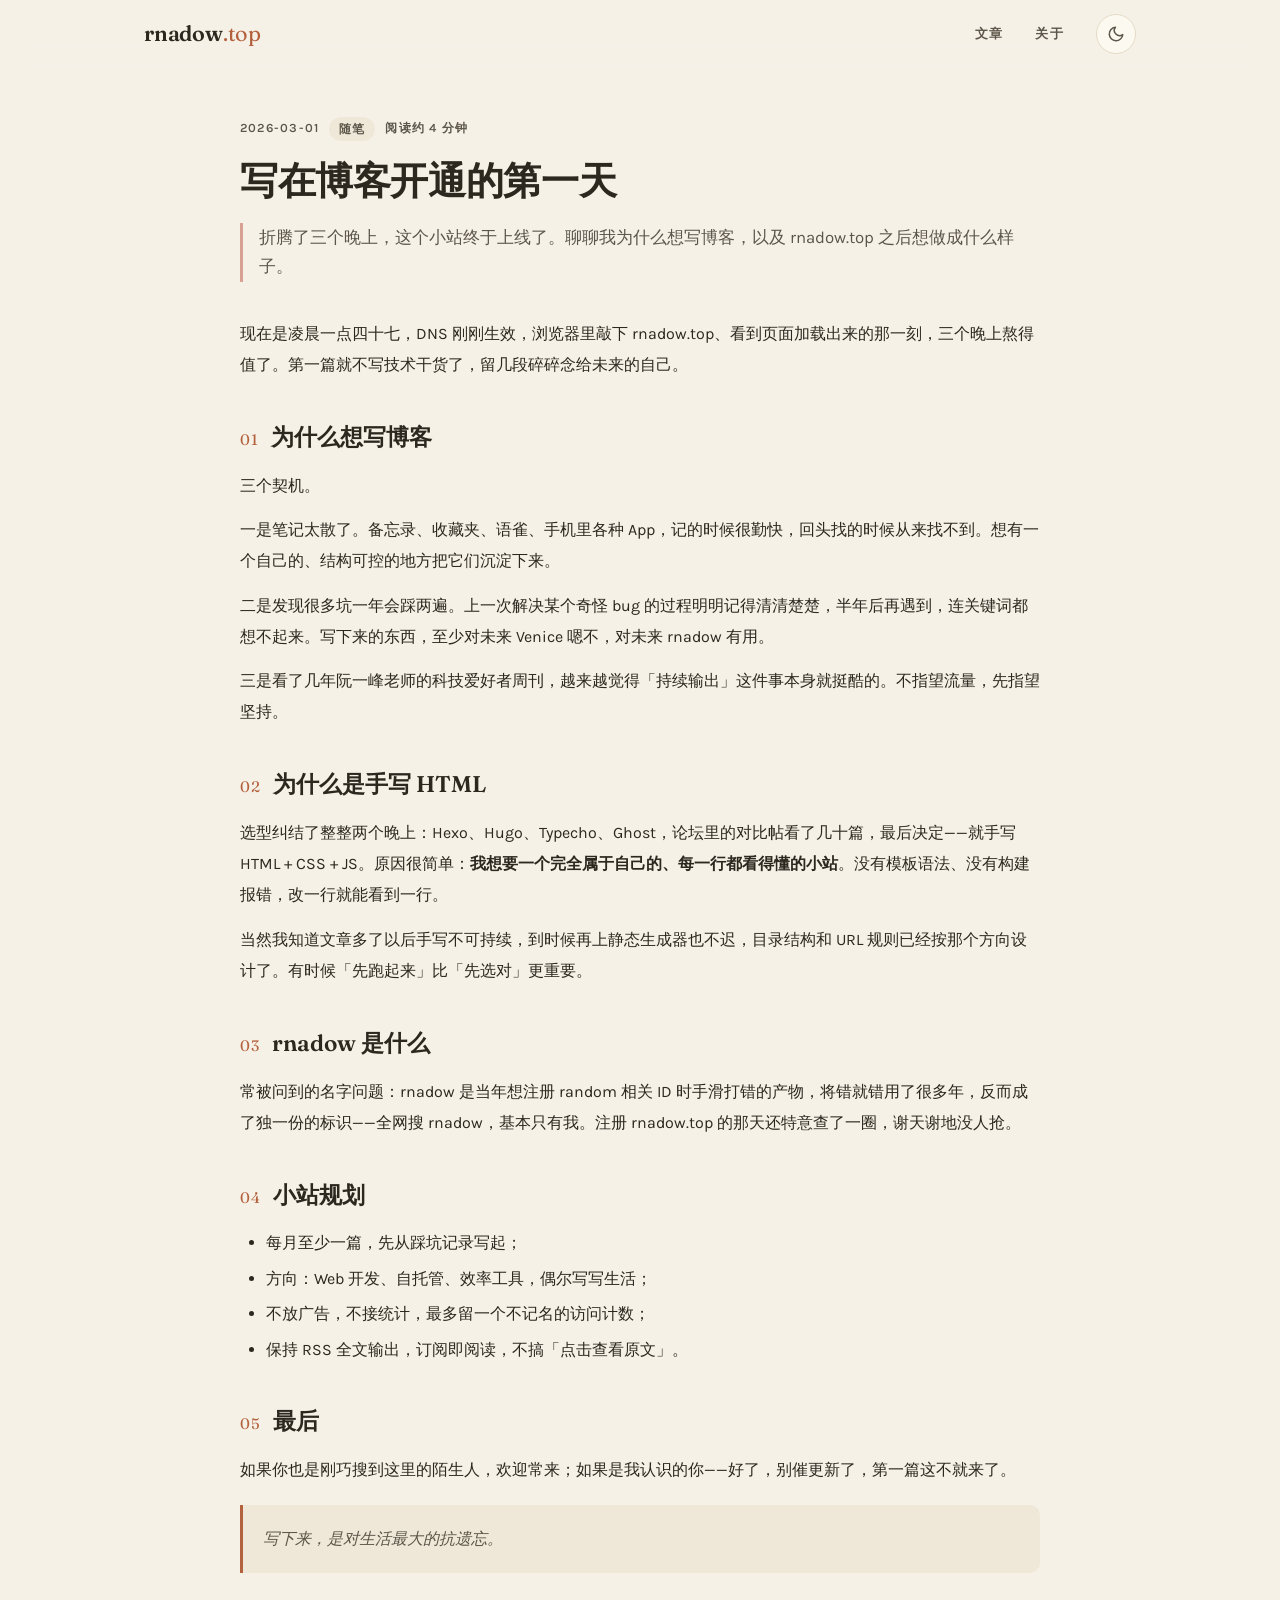
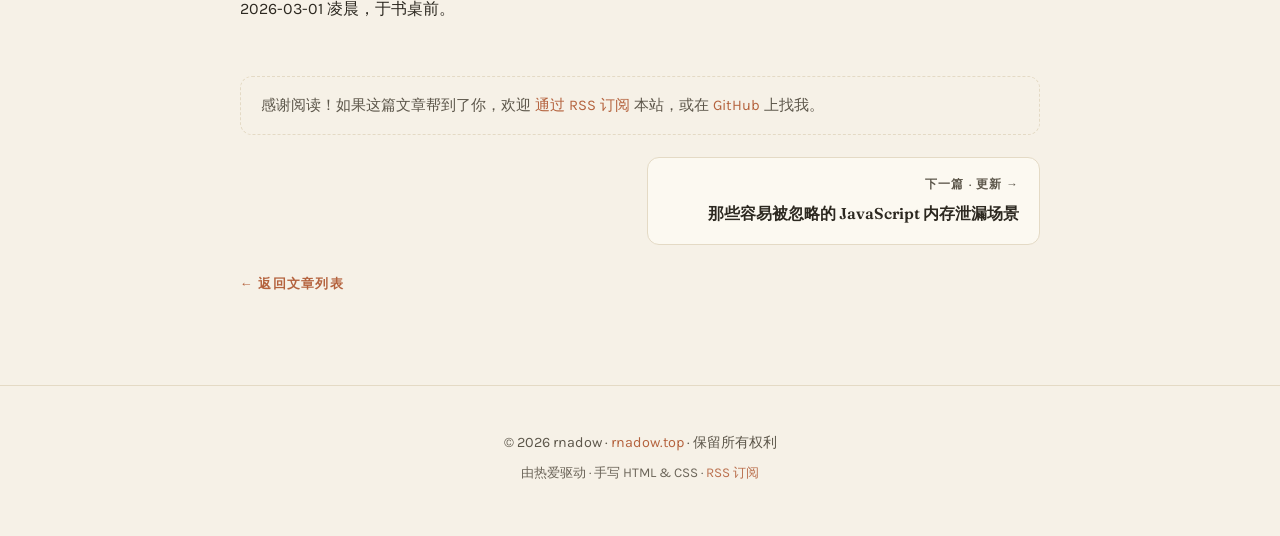
<file: posts/hello-world-first-post/index.html>
<!DOCTYPE html>
<html lang="zh-CN" data-theme="light">
<head>
  <meta charset="UTF-8">
  <meta name="viewport" content="width=device-width, initial-scale=1.0">
  <title>写在博客开通的第一天 · rnadow 的小站</title>
  <meta name="description" content="折腾了三个晚上，这个小站终于上线了。聊聊我为什么想写博客，以及 rnadow.top 之后想做成什么样子。">
  <link rel="canonical" href="https://rnadow.top/posts/hello-world-first-post/">
  <meta property="og:type" content="article">
  <meta property="og:title" content="写在博客开通的第一天">
  <meta property="og:description" content="折腾了三个晚上，这个小站终于上线了。聊聊我为什么想写博客，以及 rnadow.top 之后想做成什么样子。">
  <meta property="og:url" content="https://rnadow.top/posts/hello-world-first-post/">
  <meta property="article:published_time" content="2026-03-01">
  <link rel="icon" href="data:image/svg+xml,%3Csvg xmlns='http://www.w3.org/2000/svg' viewBox='0 0 100 100'%3E%3Crect width='100' height='100' rx='24' fill='%23B4623D'/%3E%3Ctext x='50' y='71' font-size='56' font-weight='700' text-anchor='middle' fill='%23F6F1E7' font-family='Georgia'%3Er%3C/text%3E%3C/svg%3E">
  <script>
    (function () {
      var t = localStorage.getItem('theme');
      if (!t) t = window.matchMedia('(prefers-color-scheme: dark)').matches ? 'dark' : 'light';
      document.documentElement.dataset.theme = t;
    })();
  </script>
  <meta property="og:image" content="https://rnadow.top/og-image.png">
  <meta name="twitter:card" content="summary_large_image">
  <meta name="twitter:image" content="https://rnadow.top/og-image.png">
  <link rel="stylesheet" href="../../style.css">
</head>
<body>

  <div class="progress-bar" id="progress-bar"></div>

  <header class="site-header" id="site-header">
    <nav class="container">
      <a class="logo" href="../../index.html">rnadow<span>.top</span></a>
      <ul class="nav-links">
        <li><a href="../../index.html#posts">文章</a></li>
        <li><a href="../../index.html#about">关于</a></li>
      </ul>
      <button class="theme-toggle" id="theme-toggle" aria-label="切换深色 / 浅色模式" title="切换主题">
        <svg class="icon-moon" viewBox="0 0 24 24" fill="none" stroke="currentColor" stroke-width="2" stroke-linecap="round" stroke-linejoin="round"><path d="M21 12.79A9 9 0 1 1 11.21 3 7 7 0 0 0 21 12.79z"/></svg>
        <svg class="icon-sun" viewBox="0 0 24 24" fill="none" stroke="currentColor" stroke-width="2" stroke-linecap="round" stroke-linejoin="round"><circle cx="12" cy="12" r="5"/><line x1="12" y1="1" x2="12" y2="3"/><line x1="12" y1="21" x2="12" y2="23"/><line x1="4.22" y1="4.22" x2="5.64" y2="5.64"/><line x1="18.36" y1="18.36" x2="19.78" y2="19.78"/><line x1="1" y1="12" x2="3" y2="12"/><line x1="21" y1="12" x2="23" y2="12"/><line x1="4.22" y1="19.78" x2="5.64" y2="18.36"/><line x1="18.36" y1="5.64" x2="19.78" y2="4.22"/></svg>
      </button>
    </nav>
  </header>

  <main>
    <article class="container article">
      <header class="article-header">
        <div class="post-meta">
          <time datetime="2026-03-01">2026-03-01</time>
          <span class="tags-mini"><span class="mini-tag">随笔</span></span>
          <span>阅读约 4 分钟</span>
        </div>
        <h1>写在博客开通的第一天</h1>
        <p class="article-lead">折腾了三个晚上，这个小站终于上线了。聊聊我为什么想写博客，以及 rnadow.top 之后想做成什么样子。</p>
      </header>

      <div class="article-body">
        <p>现在是凌晨一点四十七，DNS 刚刚生效，浏览器里敲下 rnadow.top、看到页面加载出来的那一刻，三个晚上熬得值了。第一篇就不写技术干货了，留几段碎碎念给未来的自己。</p>

        <h2>为什么想写博客</h2>
        <p>三个契机。</p>
        <p>一是笔记太散了。备忘录、收藏夹、语雀、手机里各种 App，记的时候很勤快，回头找的时候从来找不到。想有一个自己的、结构可控的地方把它们沉淀下来。</p>
        <p>二是发现很多坑一年会踩两遍。上一次解决某个奇怪 bug 的过程明明记得清清楚楚，半年后再遇到，连关键词都想不起来。写下来的东西，至少对未来 Venice 嗯不，对未来 rnadow 有用。</p>
        <p>三是看了几年阮一峰老师的科技爱好者周刊，越来越觉得「持续输出」这件事本身就挺酷的。不指望流量，先指望坚持。</p>

        <h2>为什么是手写 HTML</h2>
        <p>选型纠结了整整两个晚上：Hexo、Hugo、Typecho、Ghost，论坛里的对比帖看了几十篇，最后决定——就手写 HTML + CSS + JS。原因很简单：<strong>我想要一个完全属于自己的、每一行都看得懂的小站</strong>。没有模板语法、没有构建报错，改一行就能看到一行。</p>
        <p>当然我知道文章多了以后手写不可持续，到时候再上静态生成器也不迟，目录结构和 URL 规则已经按那个方向设计了。有时候「先跑起来」比「先选对」更重要。</p>

        <h2>rnadow 是什么</h2>
        <p>常被问到的名字问题：rnadow 是当年想注册 random 相关 ID 时手滑打错的产物，将错就错用了很多年，反而成了独一份的标识——全网搜 rnadow，基本只有我。注册 rnadow.top 的那天还特意查了一圈，谢天谢地没人抢。</p>

        <h2>小站规划</h2>
        <ul>
          <li>每月至少一篇，先从踩坑记录写起；</li>
          <li>方向：Web 开发、自托管、效率工具，偶尔写写生活；</li>
          <li>不放广告，不接统计，最多留一个不记名的访问计数；</li>
          <li>保持 RSS 全文输出，订阅即阅读，不搞「点击查看原文」。</li>
        </ul>

        <h2>最后</h2>
        <p>如果你也是刚巧搜到这里的陌生人，欢迎常来；如果是我认识的你——好了，别催更新了，第一篇这不就来了。</p>
        <blockquote><p>写下来，是对生活最大的抗遗忘。</p></blockquote>
        <p>2026-03-01 凌晨，于书桌前。</p>
      </div>

      <footer class="article-footer">
        <div class="article-tip">感谢阅读！如果这篇文章帮到了你，欢迎 <a href="https://rnadow.top/feed.xml">通过 RSS 订阅</a> 本站，或在 <a href="https://github.com/rnadow">GitHub</a> 上找我。</div>
        <nav class="post-nav" aria-label="上一篇与下一篇">
          <span class="post-nav-item empty-nav" aria-hidden="true"></span>
          <a class="post-nav-item next" href="../javascript-memory-leaks/">
            <span class="nav-label">下一篇 · 更新 →</span>
            <span class="nav-title">那些容易被忽略的 JavaScript 内存泄漏场景</span>
          </a>
        </nav>
        <a class="back-home" href="../../index.html#posts">← 返回文章列表</a>
      </footer>
    </article>
  </main>

  <footer class="site-footer">
    <div class="container">
      <p>© <span id="year">2026</span> rnadow · <a href="https://rnadow.top">rnadow.top</a> · 保留所有权利</p>
      <p>由热爱驱动 · 手写 HTML &amp; CSS · <a href="https://rnadow.top/feed.xml">RSS 订阅</a></p>
    </div>
  </footer>

  <script src="../../script.js"></script>
</body>
</html>
</file>
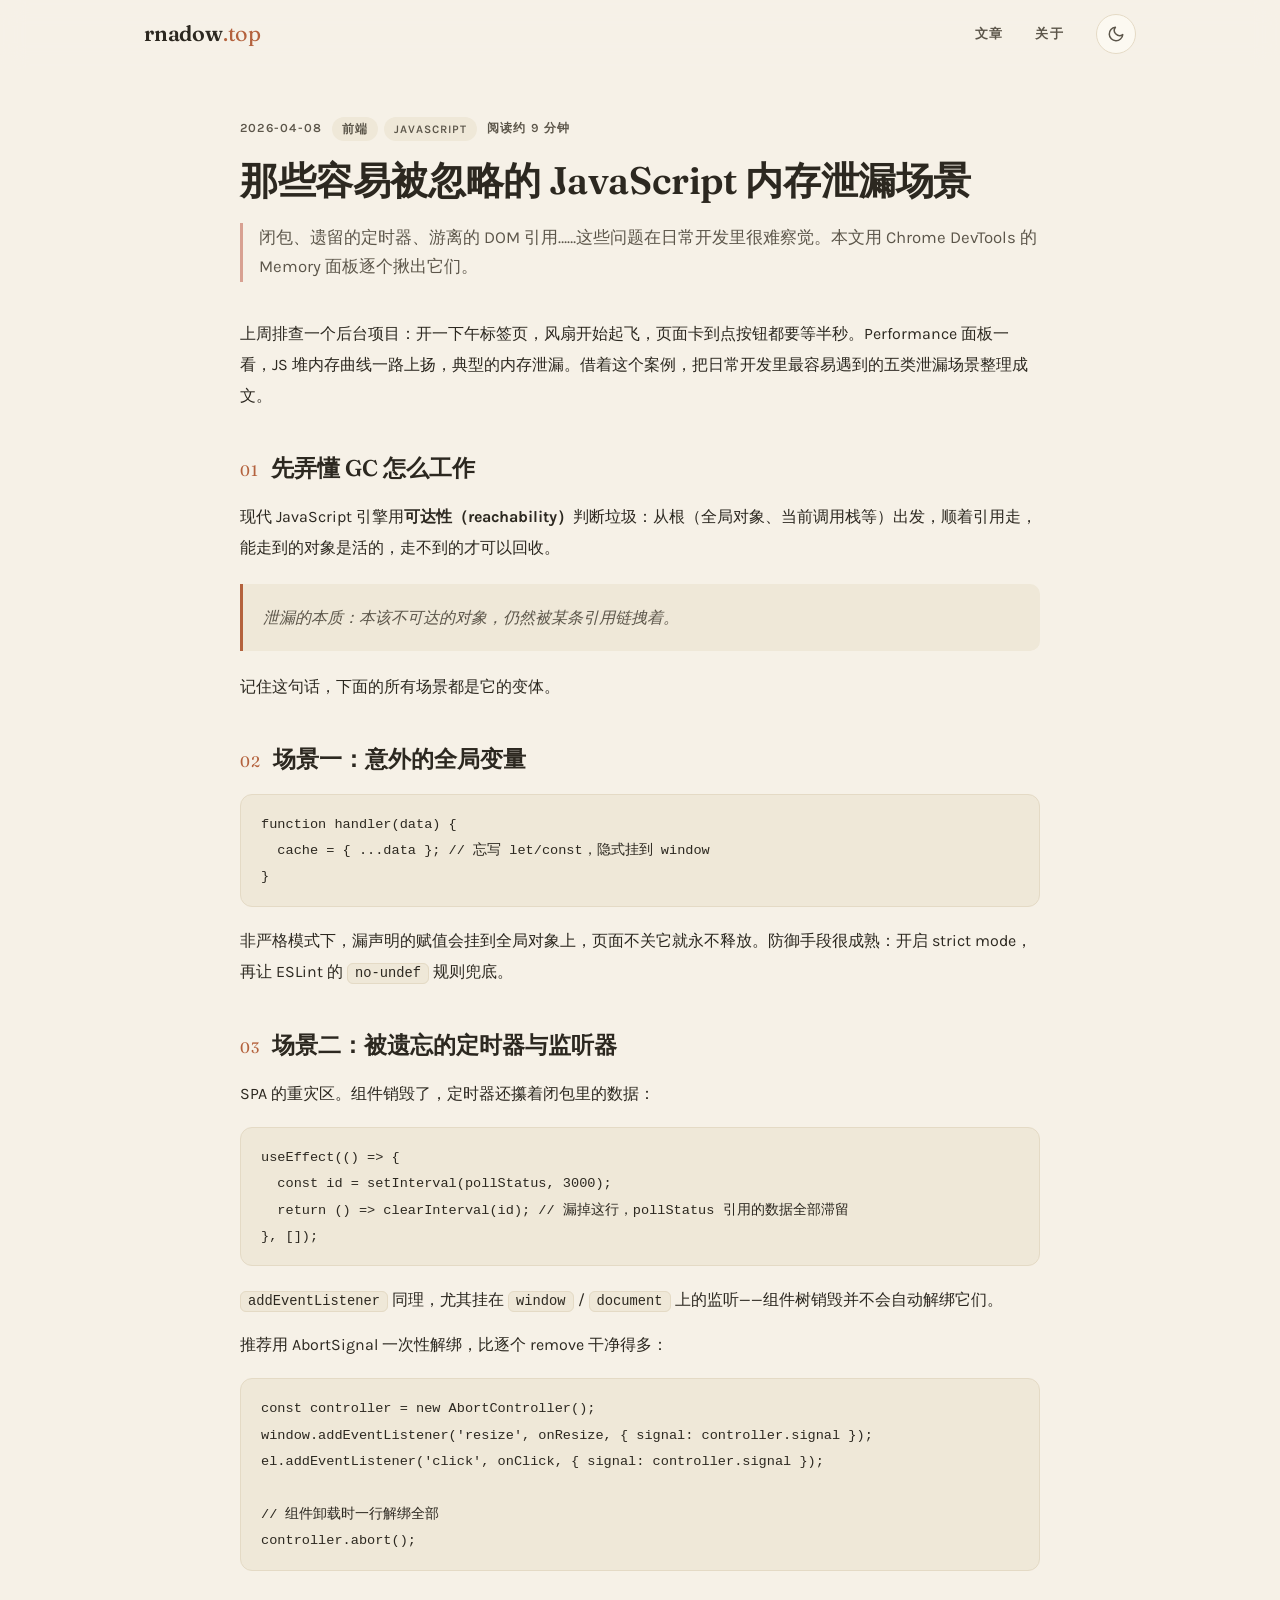
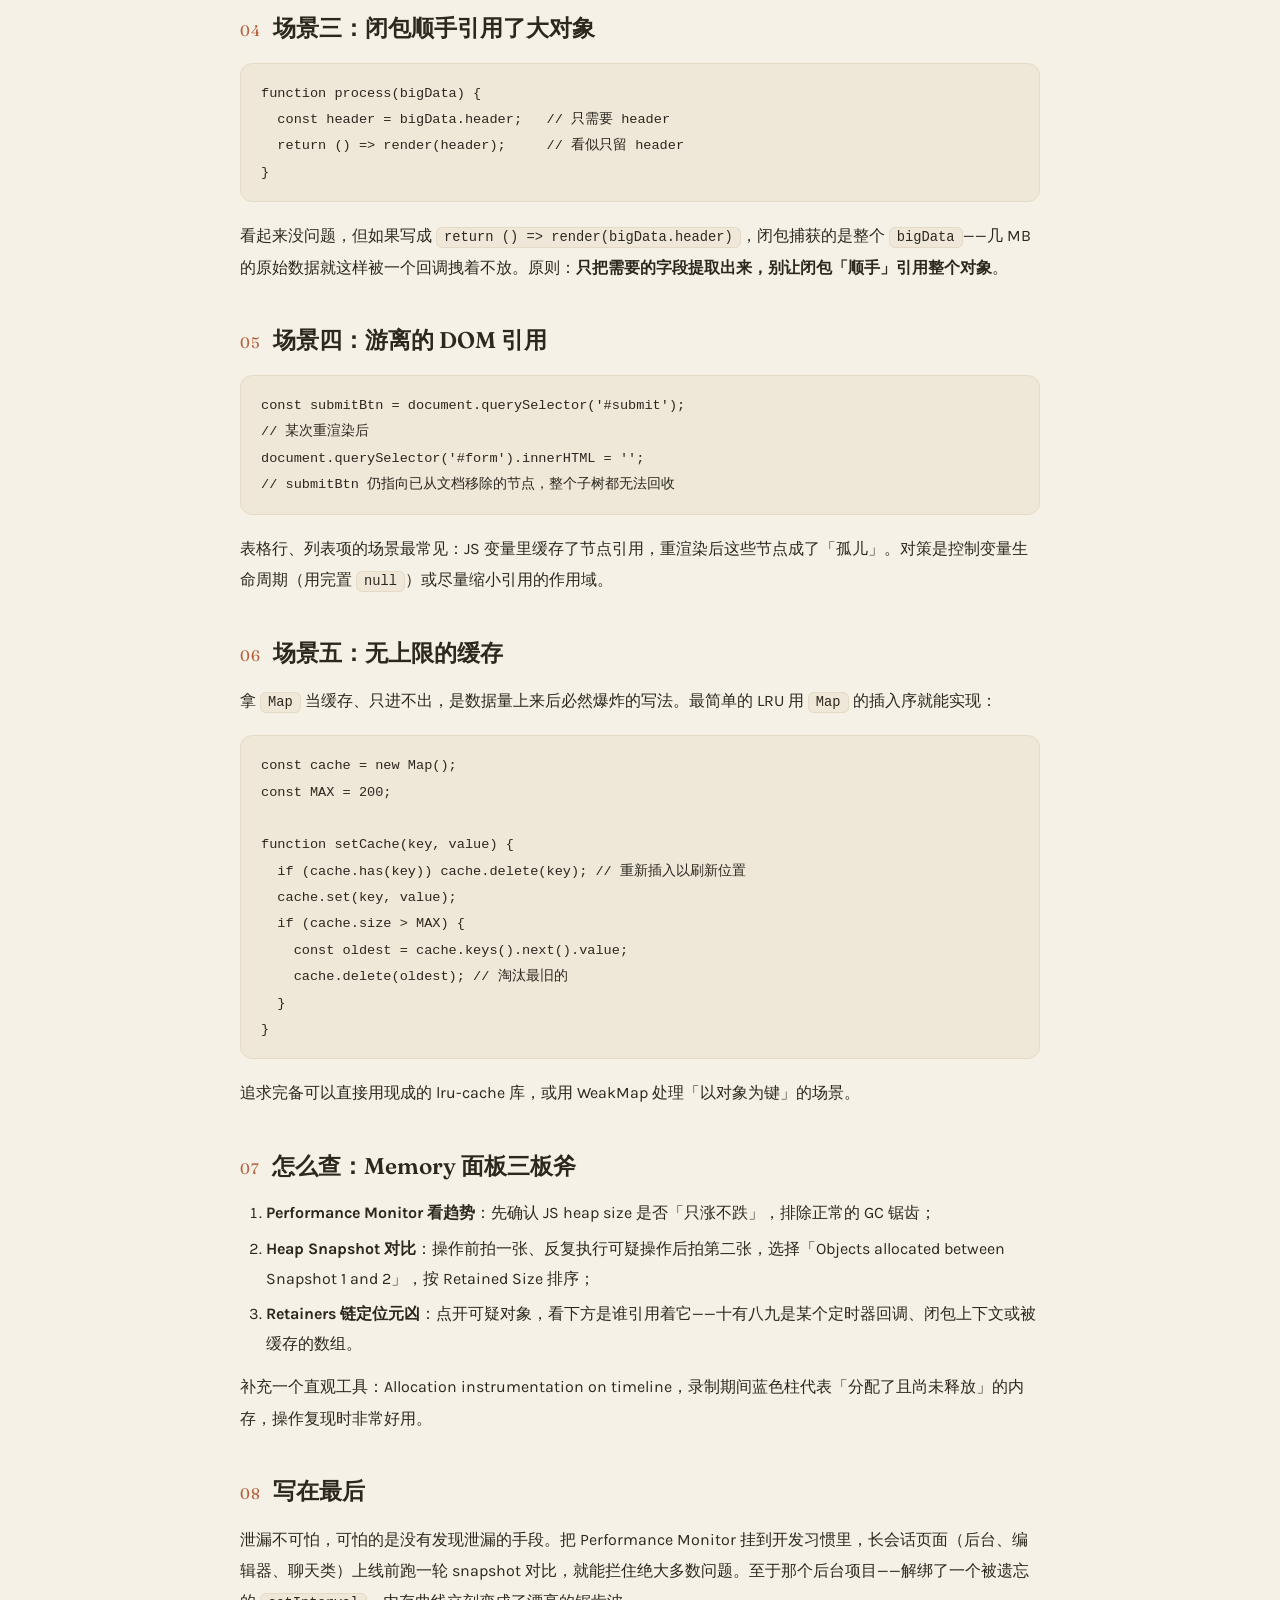
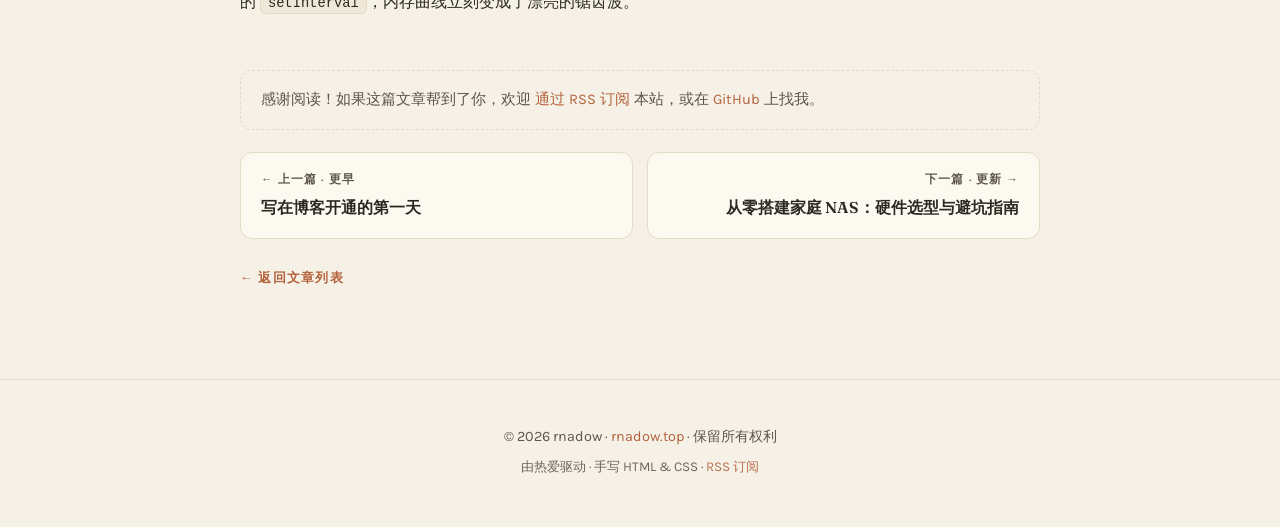
<file: posts/javascript-memory-leaks/index.html>
<!DOCTYPE html>
<html lang="zh-CN" data-theme="light">
<head>
  <meta charset="UTF-8">
  <meta name="viewport" content="width=device-width, initial-scale=1.0">
  <title>那些容易被忽略的 JavaScript 内存泄漏场景 · rnadow 的小站</title>
  <meta name="description" content="闭包、遗留的定时器、游离的 DOM 引用……这些问题在日常开发里很难察觉。用 Chrome DevTools 的 Memory 面板逐个揪出它们。">
  <link rel="canonical" href="https://rnadow.top/posts/javascript-memory-leaks/">
  <meta property="og:type" content="article">
  <meta property="og:title" content="那些容易被忽略的 JavaScript 内存泄漏场景">
  <meta property="og:description" content="闭包、遗留的定时器、游离的 DOM 引用……用 Chrome DevTools 的 Memory 面板逐个揪出它们。">
  <meta property="og:url" content="https://rnadow.top/posts/javascript-memory-leaks/">
  <meta property="article:published_time" content="2026-04-08">
  <link rel="icon" href="data:image/svg+xml,%3Csvg xmlns='http://www.w3.org/2000/svg' viewBox='0 0 100 100'%3E%3Crect width='100' height='100' rx='24' fill='%23B4623D'/%3E%3Ctext x='50' y='71' font-size='56' font-weight='700' text-anchor='middle' fill='%23F6F1E7' font-family='Georgia'%3Er%3C/text%3E%3C/svg%3E">
  <script>
    (function () {
      var t = localStorage.getItem('theme');
      if (!t) t = window.matchMedia('(prefers-color-scheme: dark)').matches ? 'dark' : 'light';
      document.documentElement.dataset.theme = t;
    })();
  </script>
  <meta property="og:image" content="https://rnadow.top/og-image.png">
  <meta name="twitter:card" content="summary_large_image">
  <meta name="twitter:image" content="https://rnadow.top/og-image.png">
  <link rel="stylesheet" href="../../style.css">
</head>
<body>

  <div class="progress-bar" id="progress-bar"></div>

  <header class="site-header" id="site-header">
    <nav class="container">
      <a class="logo" href="../../index.html">rnadow<span>.top</span></a>
      <ul class="nav-links">
        <li><a href="../../index.html#posts">文章</a></li>
        <li><a href="../../index.html#about">关于</a></li>
      </ul>
      <button class="theme-toggle" id="theme-toggle" aria-label="切换深色 / 浅色模式" title="切换主题">
        <svg class="icon-moon" viewBox="0 0 24 24" fill="none" stroke="currentColor" stroke-width="2" stroke-linecap="round" stroke-linejoin="round"><path d="M21 12.79A9 9 0 1 1 11.21 3 7 7 0 0 0 21 12.79z"/></svg>
        <svg class="icon-sun" viewBox="0 0 24 24" fill="none" stroke="currentColor" stroke-width="2" stroke-linecap="round" stroke-linejoin="round"><circle cx="12" cy="12" r="5"/><line x1="12" y1="1" x2="12" y2="3"/><line x1="12" y1="21" x2="12" y2="23"/><line x1="4.22" y1="4.22" x2="5.64" y2="5.64"/><line x1="18.36" y1="18.36" x2="19.78" y2="19.78"/><line x1="1" y1="12" x2="3" y2="12"/><line x1="21" y1="12" x2="23" y2="12"/><line x1="4.22" y1="19.78" x2="5.64" y2="18.36"/><line x1="18.36" y1="5.64" x2="19.78" y2="4.22"/></svg>
      </button>
    </nav>
  </header>

  <main>
    <article class="container article">
      <header class="article-header">
        <div class="post-meta">
          <time datetime="2026-04-08">2026-04-08</time>
          <span class="tags-mini"><span class="mini-tag">前端</span><span class="mini-tag">JavaScript</span></span>
          <span>阅读约 9 分钟</span>
        </div>
        <h1>那些容易被忽略的 JavaScript 内存泄漏场景</h1>
        <p class="article-lead">闭包、遗留的定时器、游离的 DOM 引用……这些问题在日常开发里很难察觉。本文用 Chrome DevTools 的 Memory 面板逐个揪出它们。</p>
      </header>

      <div class="article-body">
        <p>上周排查一个后台项目：开一下午标签页，风扇开始起飞，页面卡到点按钮都要等半秒。Performance 面板一看，JS 堆内存曲线一路上扬，典型的内存泄漏。借着这个案例，把日常开发里最容易遇到的五类泄漏场景整理成文。</p>

        <h2>先弄懂 GC 怎么工作</h2>
        <p>现代 JavaScript 引擎用<strong>可达性（reachability）</strong>判断垃圾：从根（全局对象、当前调用栈等）出发，顺着引用走，能走到的对象是活的，走不到的才可以回收。</p>
        <blockquote><p>泄漏的本质：本该不可达的对象，仍然被某条引用链拽着。</p></blockquote>
        <p>记住这句话，下面的所有场景都是它的变体。</p>

        <h2>场景一：意外的全局变量</h2>
        <pre><code>function handler(data) {
  cache = { ...data }; // 忘写 let/const，隐式挂到 window
}</code></pre>
        <p>非严格模式下，漏声明的赋值会挂到全局对象上，页面不关它就永不释放。防御手段很成熟：开启 strict mode，再让 ESLint 的 <code>no-undef</code> 规则兜底。</p>

        <h2>场景二：被遗忘的定时器与监听器</h2>
        <p>SPA 的重灾区。组件销毁了，定时器还攥着闭包里的数据：</p>
        <pre><code>useEffect(() =&gt; {
  const id = setInterval(pollStatus, 3000);
  return () =&gt; clearInterval(id); // 漏掉这行，pollStatus 引用的数据全部滞留
}, []);</code></pre>
        <p><code>addEventListener</code> 同理，尤其挂在 <code>window</code> / <code>document</code> 上的监听——组件树销毁并不会自动解绑它们。</p>
        <p>推荐用 AbortSignal 一次性解绑，比逐个 remove 干净得多：</p>
        <pre><code>const controller = new AbortController();
window.addEventListener('resize', onResize, { signal: controller.signal });
el.addEventListener('click', onClick, { signal: controller.signal });

// 组件卸载时一行解绑全部
controller.abort();</code></pre>

        <h2>场景三：闭包顺手引用了大对象</h2>
        <pre><code>function process(bigData) {
  const header = bigData.header;   // 只需要 header
  return () =&gt; render(header);     // 看似只留 header
}</code></pre>
        <p>看起来没问题，但如果写成 <code>return () =&gt; render(bigData.header)</code>，闭包捕获的是整个 <code>bigData</code>——几 MB 的原始数据就这样被一个回调拽着不放。原则：<strong>只把需要的字段提取出来，别让闭包「顺手」引用整个对象</strong>。</p>

        <h2>场景四：游离的 DOM 引用</h2>
        <pre><code>const submitBtn = document.querySelector('#submit');
// 某次重渲染后
document.querySelector('#form').innerHTML = '';
// submitBtn 仍指向已从文档移除的节点，整个子树都无法回收</code></pre>
        <p>表格行、列表项的场景最常见：JS 变量里缓存了节点引用，重渲染后这些节点成了「孤儿」。对策是控制变量生命周期（用完置 <code>null</code>）或尽量缩小引用的作用域。</p>

        <h2>场景五：无上限的缓存</h2>
        <p>拿 <code>Map</code> 当缓存、只进不出，是数据量上来后必然爆炸的写法。最简单的 LRU 用 <code>Map</code> 的插入序就能实现：</p>
        <pre><code>const cache = new Map();
const MAX = 200;

function setCache(key, value) {
  if (cache.has(key)) cache.delete(key); // 重新插入以刷新位置
  cache.set(key, value);
  if (cache.size &gt; MAX) {
    const oldest = cache.keys().next().value;
    cache.delete(oldest); // 淘汰最旧的
  }
}</code></pre>
        <p>追求完备可以直接用现成的 lru-cache 库，或用 WeakMap 处理「以对象为键」的场景。</p>

        <h2>怎么查：Memory 面板三板斧</h2>
        <ol>
          <li><strong>Performance Monitor 看趋势</strong>：先确认 JS heap size 是否「只涨不跌」，排除正常的 GC 锯齿；</li>
          <li><strong>Heap Snapshot 对比</strong>：操作前拍一张、反复执行可疑操作后拍第二张，选择「Objects allocated between Snapshot 1 and 2」，按 Retained Size 排序；</li>
          <li><strong>Retainers 链定位元凶</strong>：点开可疑对象，看下方是谁引用着它——十有八九是某个定时器回调、闭包上下文或被缓存的数组。</li>
        </ol>
        <p>补充一个直观工具：Allocation instrumentation on timeline，录制期间蓝色柱代表「分配了且尚未释放」的内存，操作复现时非常好用。</p>

        <h2>写在最后</h2>
        <p>泄漏不可怕，可怕的是没有发现泄漏的手段。把 Performance Monitor 挂到开发习惯里，长会话页面（后台、编辑器、聊天类）上线前跑一轮 snapshot 对比，就能拦住绝大多数问题。至于那个后台项目——解绑了一个被遗忘的 <code>setInterval</code>，内存曲线立刻变成了漂亮的锯齿波。</p>
      </div>

      <footer class="article-footer">
        <div class="article-tip">感谢阅读！如果这篇文章帮到了你，欢迎 <a href="https://rnadow.top/feed.xml">通过 RSS 订阅</a> 本站，或在 <a href="https://github.com/rnadow">GitHub</a> 上找我。</div>
        <nav class="post-nav" aria-label="上一篇与下一篇">
          <a class="post-nav-item" href="../hello-world-first-post/">
            <span class="nav-label">← 上一篇 · 更早</span>
            <span class="nav-title">写在博客开通的第一天</span>
          </a>
          <a class="post-nav-item next" href="../build-home-nas-guide/">
            <span class="nav-label">下一篇 · 更新 →</span>
            <span class="nav-title">从零搭建家庭 NAS：硬件选型与避坑指南</span>
          </a>
        </nav>
        <a class="back-home" href="../../index.html#posts">← 返回文章列表</a>
      </footer>
    </article>
  </main>

  <footer class="site-footer">
    <div class="container">
      <p>© <span id="year">2026</span> rnadow · <a href="https://rnadow.top">rnadow.top</a> · 保留所有权利</p>
      <p>由热爱驱动 · 手写 HTML &amp; CSS · <a href="https://rnadow.top/feed.xml">RSS 订阅</a></p>
    </div>
  </footer>

  <script src="../../script.js"></script>
</body>
</html>
</file>
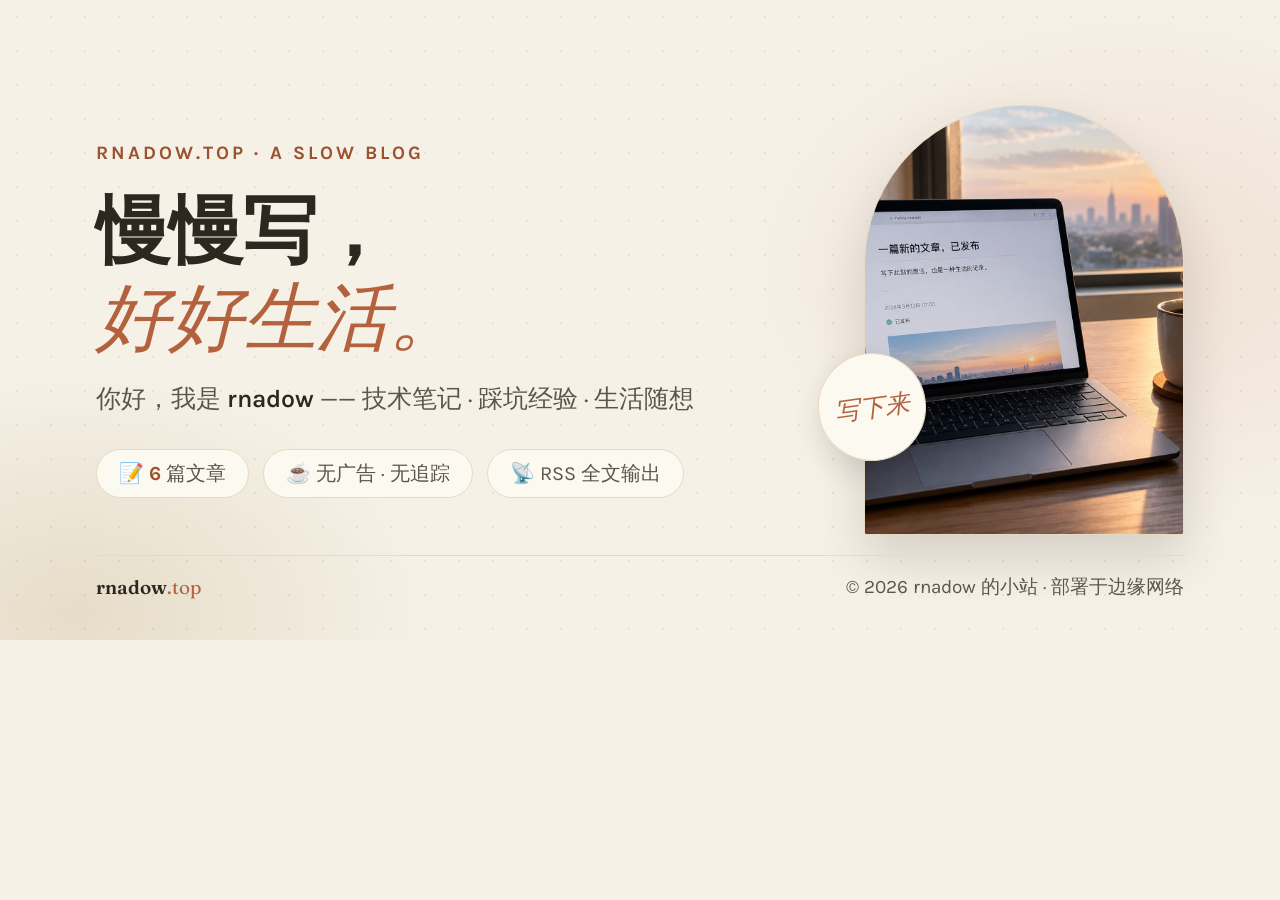
<file: og.html>
<!DOCTYPE html>
<html lang="zh-CN">
<head>
  <meta charset="UTF-8">
  <meta name="robots" content="noindex">
  <title>社交预览图生成源 · 1280×640 · rnadow.top</title>
  <!--
    og-image.png 的生成源文件：浏览器打开本页（本地服务器），
    将视口设为 1280×640 后截图，即可得到 og-image.png。
    想换文案 / 配色，改下面内联样式后重新截图即可。
  -->
  <link rel="preconnect" href="https://fonts.googleapis.com">
  <link rel="preconnect" href="https://fonts.gstatic.com" crossorigin>
  <link href="https://fonts.googleapis.com/css2?family=Fraunces:ital,opsz,wght@0,9..144,300..700;1,9..144,300..700&family=Karla:ital,wght@0,300..700;1,400&display=swap" rel="stylesheet">
  <style>
    * { margin: 0; padding: 0; box-sizing: border-box; }
    html, body { width: 1280px; height: 640px; overflow: hidden; }
    body {
      position: relative;
      background: #F6F1E7;
      color: #2C2820;
      font-family: 'Karla', -apple-system, 'Segoe UI', 'PingFang SC', 'Microsoft YaHei', sans-serif;
      display: flex;
      align-items: center;
      padding: 0 96px;
    }

    .wash {
      position: absolute;
      inset: 0;
      background:
        radial-gradient(ellipse 46% 62% at 88% 42%, rgba(216, 161, 146, 0.22), transparent 70%),
        radial-gradient(ellipse 40% 55% at 6% 96%, rgba(228, 218, 197, 0.9), transparent 70%);
    }
    .dots {
      position: absolute;
      inset: 0;
      background-image: radial-gradient(rgba(44, 40, 32, 0.08) 1.5px, transparent 1.5px);
      background-size: 34px 34px;
    }

    .card { position: relative; display: flex; align-items: center; gap: 72px; width: 100%; }

    .copy { flex: 1; }
    .eyebrow {
      font-size: 19px;
      font-weight: 700;
      letter-spacing: 0.16em;
      text-transform: uppercase;
      color: #9C5130;
    }
    h1 {
      margin-top: 22px;
      font-family: 'Fraunces', Georgia, 'Songti SC', 'SimSun', serif;
      font-size: 74px;
      font-weight: 600;
      line-height: 1.18;
      letter-spacing: -0.01em;
    }
    h1 em {
      font-style: italic;
      font-weight: 500;
      color: #B4623D;
    }
    .sub {
      margin-top: 22px;
      font-size: 25px;
      color: #5C564A;
    }
    .sub strong { color: #2C2820; font-weight: 600; }
    .chips { display: flex; gap: 14px; margin-top: 34px; }
    .chip {
      padding: 10px 22px;
      border-radius: 999px;
      border: 1px solid #E4DAC5;
      background: #FCF9F1;
      color: #5C564A;
      font-size: 20px;
      white-space: nowrap;
    }
    .chip strong { color: #9C5130; font-weight: 700; }

    .art { position: relative; flex-shrink: 0; width: 320px; }
    .arch {
      width: 320px;
      height: 430px;
      border-radius: 999px 999px 14px 14px;
      overflow: hidden;
      border: 1px solid #E4DAC5;
      background: #EFE8D8;
      box-shadow: 0 24px 50px rgba(44, 40, 32, 0.16);
    }
    .arch img { width: 100%; height: 100%; object-fit: cover; display: block; }
    .badge-circle {
      position: absolute;
      left: -46px;
      bottom: 74px;
      width: 108px;
      height: 108px;
      border-radius: 50%;
      background: #FCF9F1;
      border: 1px solid #E4DAC5;
      box-shadow: 0 14px 30px rgba(44, 40, 32, 0.14);
      display: grid;
      place-items: center;
      font-family: 'Fraunces', Georgia, 'SimSun', serif;
      font-style: italic;
      font-size: 25px;
      color: #B4623D;
      transform: rotate(-8deg);
    }

    .footer {
      position: absolute;
      left: 96px;
      right: 96px;
      bottom: 40px;
      display: flex;
      justify-content: space-between;
      align-items: center;
      padding-top: 18px;
      border-top: 1px solid #E4DAC5;
      color: #5C564A;
      font-size: 19px;
    }
    .footer .brand {
      font-family: 'Fraunces', Georgia, 'SimSun', serif;
      font-weight: 600;
      color: #2C2820;
    }
    .footer .brand span { color: #B4623D; font-weight: 400; }
  </style>
</head>
<body>
  <div class="wash"></div>
  <div class="dots"></div>

  <div class="card">
    <div class="copy">
      <p class="eyebrow">rnadow.top · a slow blog</p>
      <h1>慢慢写，<br><em>好好生活。</em></h1>
      <p class="sub">你好，我是 <strong>rnadow</strong> —— 技术笔记 · 踩坑经验 · 生活随想</p>
      <div class="chips">
        <span class="chip">📝 <strong>6</strong> 篇文章</span>
        <span class="chip">☕ 无广告 · 无追踪</span>
        <span class="chip">📡 RSS 全文输出</span>
      </div>
    </div>

    <div class="art">
      <div class="arch"><img src="assets/hero-desk.jpg" alt=""></div>
      <div class="badge-circle">写下来</div>
    </div>
  </div>

  <div class="footer">
    <span class="brand">rnadow<span>.top</span></span>
    <span>© 2026 rnadow 的小站 · 部署于边缘网络</span>
  </div>
</body>
</html>
</file>
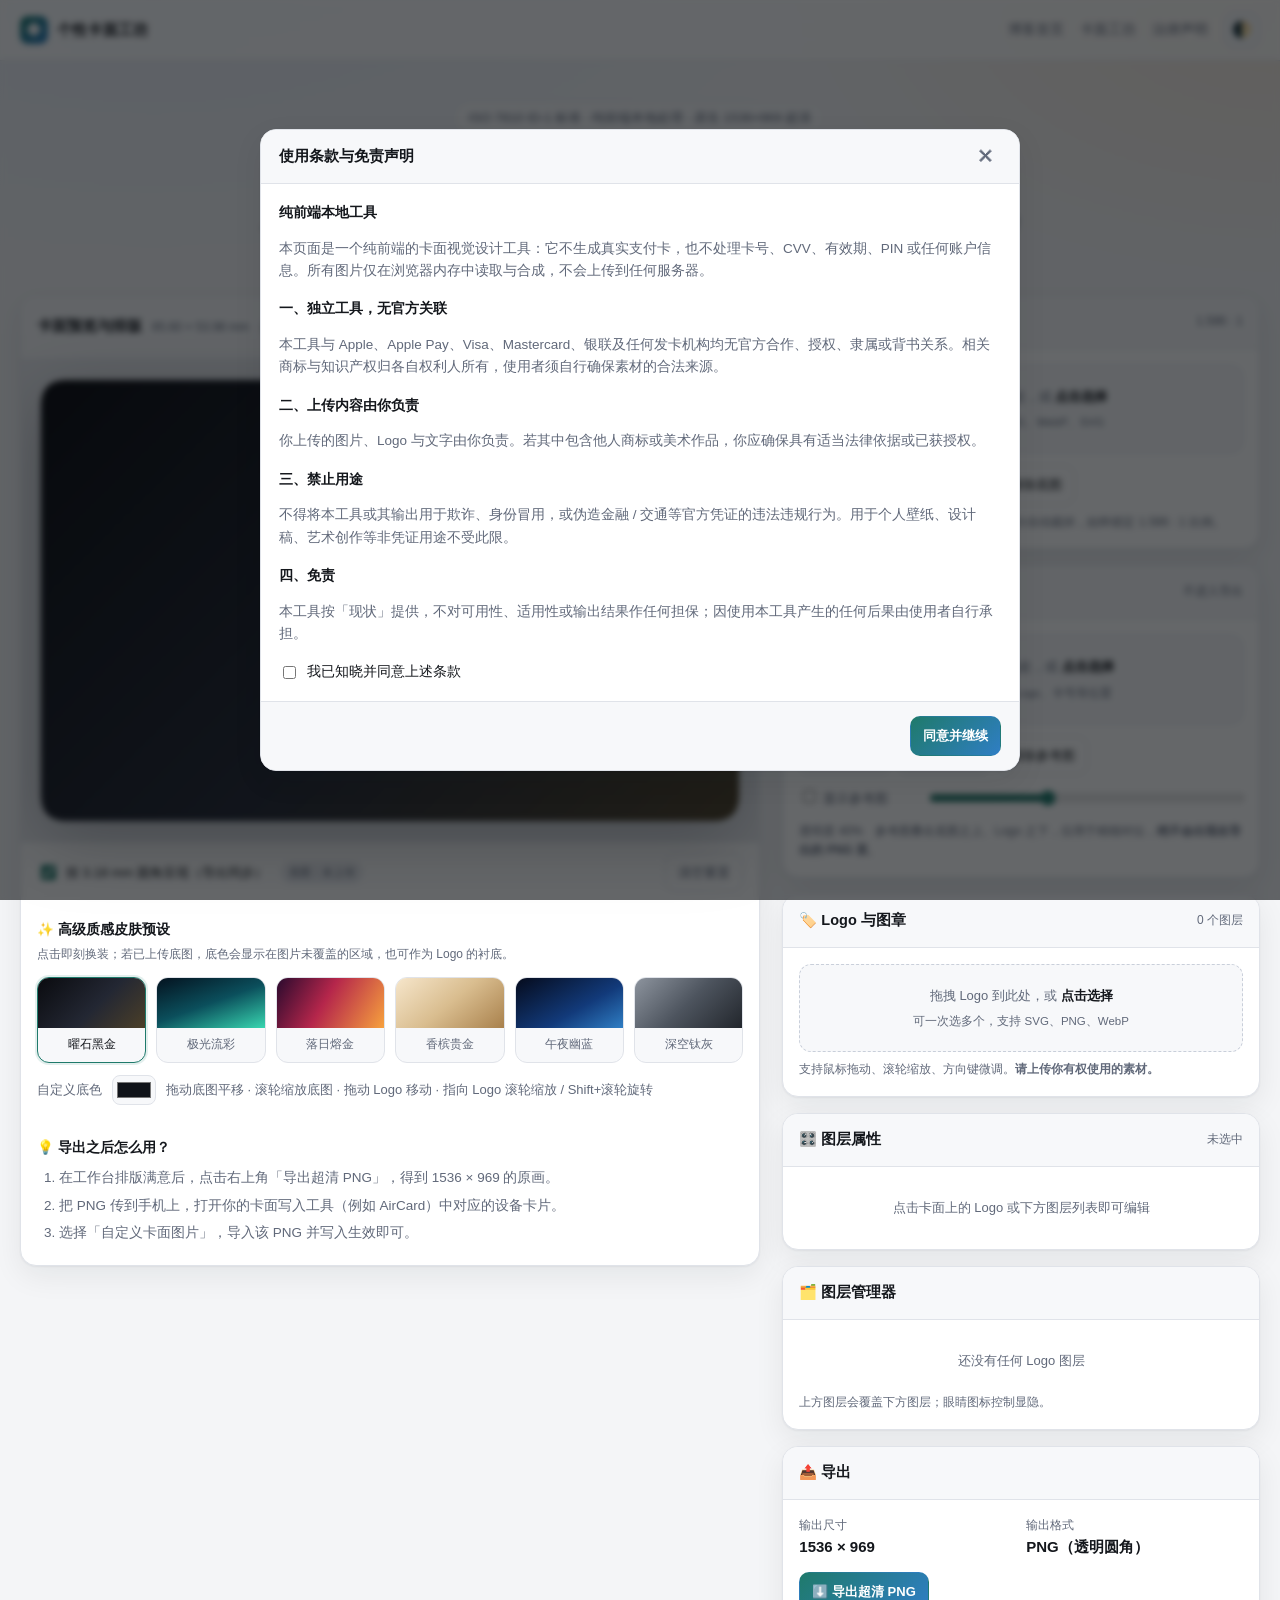
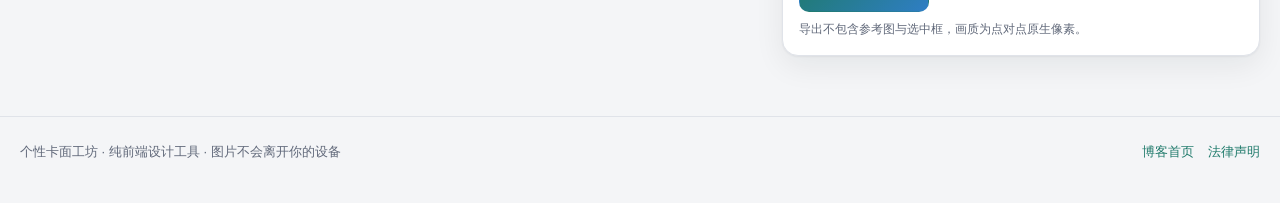
<file: cards/custom.html>
<!DOCTYPE html>
<html lang="zh-CN" data-theme="light">
<head>
<meta charset="UTF-8">
<meta name="viewport" content="width=device-width, initial-scale=1.0">
<title>个性卡面工坊 · ISO 7810 ID-1 卡面生成器</title>
<meta name="description" content="纯前端、零依赖的 ISO 7810 ID-1 标准卡面生成器：本地上传底图与 Logo，参考图对位、精细裁剪、去底色与描边，一键导出 1536×969 超清 PNG。所有图片只在浏览器本地处理，绝不上传服务器。">
<meta name="keywords" content="卡面生成器,自定义卡面,ISO 7810 ID-1,1536x969,Apple 钱包卡面,纯前端图片处理">
<meta name="robots" content="index,follow">
<link rel="icon" href="data:image/svg+xml,%3Csvg xmlns='http://www.w3.org/2000/svg' viewBox='0 0 100 100'%3E%3Crect width='100' height='100' rx='22' fill='%232c5364'/%3E%3Crect x='18' y='30' width='64' height='40' rx='7' fill='none' stroke='%23eaf4f2' stroke-width='6'/%3E%3Crect x='18' y='42' width='64' height='7' fill='%23eaf4f2'/%3E%3C/svg%3E">
<script>
  // 提前应用主题，避免页面加载时闪白
  (function () {
    var t = null;
    try { t = localStorage.getItem('theme'); } catch (e) {}
    if (!t) t = window.matchMedia && window.matchMedia('(prefers-color-scheme: dark)').matches ? 'dark' : 'light';
    document.documentElement.setAttribute('data-theme', t);
  })();
</script>
<style>
  :root{
    --bg:#f4f5f7;
    --bg-grad:radial-gradient(1200px 620px at 12% -10%, #e6ecf5 0%, transparent 60%), radial-gradient(900px 520px at 100% 0%, #f3e9dd 0%, transparent 55%);
    --surface:#ffffff;
    --surface-2:#f7f8fa;
    --surface-3:#eceef2;
    --text:#14171c;
    --muted:#61697a;
    --border:#e0e3e9;
    --border-strong:#c9cfda;
    --accent:#1f7a6b;
    --accent-2:#2f7ec4;
    --accent-soft:rgba(31,122,107,.12);
    --danger:#c0392b;
    --shadow:0 1px 2px rgba(18,22,30,.05), 0 10px 30px rgba(18,22,30,.07);
    --shadow-sm:0 1px 2px rgba(18,22,30,.06);
    --radius:10px;
    --radius-lg:16px;
  }
  html[data-theme="dark"]{
    --bg:#0b0d12;
    --bg-grad:radial-gradient(1100px 560px at 8% -12%, #16202f 0%, transparent 60%), radial-gradient(900px 520px at 100% 0%, #241d19 0%, transparent 55%);
    --surface:#12151c;
    --surface-2:#171b24;
    --surface-3:#1f242f;
    --text:#eef1f6;
    --muted:#9aa3b4;
    --border:#252b37;
    --border-strong:#333b4a;
    --accent:#4fd1b5;
    --accent-2:#6bb0f0;
    --accent-soft:rgba(79,209,181,.14);
    --danger:#ef6b5c;
    --shadow:0 1px 2px rgba(0,0,0,.4), 0 16px 40px rgba(0,0,0,.45);
    --shadow-sm:0 1px 2px rgba(0,0,0,.35);
  }
  *{box-sizing:border-box}
  html,body{margin:0;padding:0}
  body{
    background:var(--bg);
    background-image:var(--bg-grad);
    background-attachment:fixed;
    color:var(--text);
    font:15px/1.65 -apple-system,BlinkMacSystemFont,"Segoe UI","PingFang SC","Hiragino Sans GB","Microsoft YaHei",sans-serif;
    -webkit-font-smoothing:antialiased;
    min-height:100vh;
  }
  a{color:var(--accent);text-decoration:none}
  a:hover{text-decoration:underline}
  .wrap{max-width:1280px;margin:0 auto;padding:0 20px}
  button{font:inherit;color:inherit;cursor:pointer}
  input,select{font:inherit;color:inherit}

  /* ---------- nav ---------- */
  .nav{
    position:sticky;top:0;z-index:40;
    backdrop-filter:saturate(160%) blur(12px);
    background:var(--surface);
    background:color-mix(in srgb, var(--surface) 78%, transparent);
    border-bottom:1px solid var(--border);
  }
  .nav-in{display:flex;align-items:center;gap:14px;height:60px}
  .brand{display:flex;align-items:center;gap:9px;font-weight:700;letter-spacing:.2px;color:var(--text)}
  .brand:hover{text-decoration:none}
  .brand .mark{width:28px;height:28px;border-radius:8px;display:grid;place-items:center;
    background:linear-gradient(135deg,var(--accent),var(--accent-2));color:#fff;font-size:15px}
  .nav-links{display:flex;gap:16px;margin-left:auto;align-items:center;flex-wrap:wrap}
  .nav-links a{color:var(--muted);font-size:14px}
  .nav-links a:hover{color:var(--text);text-decoration:none}
  .icon-btn{
    width:36px;height:36px;border-radius:10px;border:1px solid var(--border);
    background:var(--surface-2);display:grid;place-items:center;font-size:16px;line-height:1;
  }
  .icon-btn:hover{border-color:var(--border-strong)}

  /* ---------- hero ---------- */
  .hero{padding:40px 0 8px;text-align:center}
  .tagline{display:inline-block;font-size:13px;color:var(--muted);border:1px solid var(--border);
    background:var(--surface-2);border-radius:999px;padding:5px 14px;margin-bottom:16px}
  h1{font-size:clamp(25px,3.6vw,40px);line-height:1.22;margin:0 0 12px;letter-spacing:-.4px}
  h1 em{font-style:normal;background:linear-gradient(100deg,var(--accent),var(--accent-2));
    -webkit-background-clip:text;background-clip:text;color:transparent}
  .hero p.lead{max-width:760px;margin:0 auto;color:var(--muted)}

  /* ---------- layout ---------- */
  .studio{display:grid;grid-template-columns:minmax(0,1.55fr) minmax(330px,1fr);gap:22px;padding:26px 0 60px;align-items:start}
  @media (max-width:1020px){ .studio{grid-template-columns:1fr} }
  .panel-col{display:flex;flex-direction:column;gap:16px;min-width:0}
  .card{background:var(--surface);border:1px solid var(--border);border-radius:var(--radius-lg);box-shadow:var(--shadow);overflow:hidden}
  .card > h2{margin:0;padding:14px 16px;font-size:14.5px;display:flex;align-items:center;gap:8px;border-bottom:1px solid var(--border);background:var(--surface-2)}
  .card > h2 .sub{margin-left:auto;font-weight:400;font-size:12px;color:var(--muted)}
  .card-body{padding:16px}

  /* ---------- stage ---------- */
  .stage-head{display:flex;align-items:center;gap:10px;padding:12px 16px;border-bottom:1px solid var(--border);background:var(--surface-2);flex-wrap:wrap}
  .stage-head .t{font-size:14.5px;font-weight:600}
  .stage-head .dim{font-size:12px;color:var(--muted)}
  .stage-head .sp{margin-left:auto;display:flex;gap:8px;flex-wrap:wrap}
  .stage-outer{padding:20px;background:
      linear-gradient(0deg, var(--surface-3), var(--surface-3)) padding-box,
      repeating-conic-gradient(from 0deg, rgba(127,127,127,.10) 0% 25%, transparent 0% 50%) 0 0/18px 18px;
    display:grid;place-items:center}
  .stage-frame{position:relative;width:100%;max-width:820px;filter:drop-shadow(0 18px 34px rgba(10,14,20,.28))}
  #stage{display:block;width:100%;height:auto;aspect-ratio:1536/969;background:transparent;touch-action:none;cursor:grab}
  #stage.dragging{cursor:grabbing}
  .stage-note{display:flex;align-items:center;gap:14px;padding:11px 16px;border-top:1px solid var(--border);font-size:12.5px;color:var(--muted);flex-wrap:wrap}
  .chk{display:inline-flex;align-items:center;gap:7px;color:var(--text);font-size:13px}
  .chk input{width:15px;height:15px;accent-color:var(--accent)}

  .presets{padding:16px}
  .presets h3{margin:0 0 4px;font-size:13.5px}
  .presets .tip{margin:0 0 12px;font-size:12px;color:var(--muted)}
  .preset-grid{display:grid;grid-template-columns:repeat(auto-fill,minmax(104px,1fr));gap:10px}
  .preset{border:1px solid var(--border);border-radius:12px;padding:0;overflow:hidden;background:var(--surface-2);text-align:center}
  .preset .sw{height:50px;display:block}
  .preset .nm{display:block;font-size:12px;padding:7px 4px;color:var(--muted)}
  .preset:hover{border-color:var(--border-strong)}
  .preset[aria-pressed="true"]{border-color:var(--accent);box-shadow:0 0 0 2px var(--accent-soft)}
  .preset[aria-pressed="true"] .nm{color:var(--text)}
  .color-row{display:flex;align-items:center;gap:10px;margin-top:12px;font-size:13px;color:var(--muted)}
  input[type="color"]{width:44px;height:30px;padding:2px;border:1px solid var(--border);border-radius:8px;background:var(--surface-2)}

  .steps{padding:16px}
  .steps h3{margin:0 0 8px;font-size:13.5px}
  .steps ol{margin:0;padding-left:22px;color:var(--muted);font-size:13.5px}
  .steps li{margin:5px 0}

  /* ---------- controls ---------- */
  .drop{
    border:1.5px dashed var(--border-strong);border-radius:12px;background:var(--surface-2);
    padding:20px 14px;text-align:center;color:var(--muted);font-size:13px;transition:.15s;
  }
  .drop:hover,.drop.hot{border-color:var(--accent);background:var(--accent-soft);color:var(--text)}
  .drop b{color:var(--text)}
  .drop .mini{margin-top:6px;font-size:11.5px}
  .btn{border:1px solid var(--border);background:var(--surface-2);border-radius:10px;padding:8px 12px;font-size:13px;display:inline-flex;align-items:center;gap:6px}
  .btn:hover{border-color:var(--border-strong);background:var(--surface-3)}
  .btn.primary{background:linear-gradient(135deg,var(--accent),var(--accent-2));border-color:transparent;color:#fff;font-weight:600}
  .btn.primary:hover{filter:brightness(1.06)}
  .btn.ghost{background:transparent}
  .btn.danger{color:var(--danger);border-color:color-mix(in srgb,var(--danger) 35%, var(--border))}
  .btn[disabled]{opacity:.45;cursor:not-allowed}
  .btn-row{display:flex;gap:8px;flex-wrap:wrap;margin-top:12px}
  .field{display:grid;grid-template-columns:88px 1fr 52px;align-items:center;gap:10px;margin:12px 0}
  .field > label{font-size:13px;color:var(--muted)}
  .field output{font-size:12px;color:var(--muted);text-align:right;font-variant-numeric:tabular-nums}
  .field input[type="range"]{width:100%;accent-color:var(--accent)}
  .field.wide{grid-template-columns:118px 1fr}
  .grid2{display:grid;grid-template-columns:1fr 1fr;gap:10px}
  .note{font-size:12px;color:var(--muted);margin:8px 0 0}
  .empty{font-size:13px;color:var(--muted);text-align:center;padding:14px 4px}
  .divider{height:1px;background:var(--border);margin:16px 0}
  .pill{display:inline-block;font-size:11px;padding:2px 8px;border-radius:999px;background:var(--surface-3);color:var(--muted)}

  /* layer list */
  .layers{display:flex;flex-direction:column;gap:8px}
  .layer{display:flex;align-items:center;gap:10px;border:1px solid var(--border);border-radius:11px;padding:7px 9px;background:var(--surface-2)}
  .layer.sel{border-color:var(--accent);box-shadow:0 0 0 2px var(--accent-soft)}
  .layer .thumb{width:40px;height:28px;border-radius:6px;background:
      repeating-conic-gradient(from 0deg, rgba(127,127,127,.16) 0% 25%, transparent 0% 50%) 0 0/10px 10px;
      object-fit:contain;flex:none}
  .layer .nm{font-size:13px;overflow:hidden;text-overflow:ellipsis;white-space:nowrap;flex:1;min-width:0;cursor:pointer}
  .layer .mini-btn{width:26px;height:26px;border-radius:7px;border:1px solid var(--border);background:var(--surface);font-size:12px;line-height:1;display:grid;place-items:center}
  .layer .mini-btn:hover{border-color:var(--border-strong)}
  .layer .mini-btn[disabled]{opacity:.35}

  /* ---------- modal ---------- */
  .modal{position:fixed;inset:0;z-index:80;display:flex;align-items:center;justify-content:center;padding:18px;
    background:rgba(8,10,14,.62);backdrop-filter:blur(3px)}
  .modal[hidden]{display:none}
  .modal-card{background:var(--surface);border:1px solid var(--border);border-radius:var(--radius-lg);box-shadow:var(--shadow);
    width:100%;max-width:760px;max-height:92vh;overflow:auto}
  .modal-card > header{display:flex;align-items:center;gap:10px;padding:14px 18px;border-bottom:1px solid var(--border);background:var(--surface-2);position:sticky;top:0}
  .modal-card > header h3{margin:0;font-size:15px}
  .modal-card > header .x{margin-left:auto;border:none;background:transparent;font-size:18px;color:var(--muted);line-height:1}
  .modal-body{padding:18px}
  .modal-actions{display:flex;gap:10px;justify-content:flex-end;padding:14px 18px;border-top:1px solid var(--border);background:var(--surface-2);position:sticky;bottom:0;flex-wrap:wrap}
  .crop-wrap{position:relative;width:100%;max-width:640px;margin:0 auto;background:#0b0d12;border-radius:12px;overflow:hidden;touch-action:none}
  #cropCanvas{display:block;width:100%;height:auto}
  .legal{font-size:13.5px;color:var(--muted)}
  .legal h4{color:var(--text);font-size:13.5px;margin:16px 0 6px}
  .legal h4:first-child{margin-top:0}
  .agree{display:flex;align-items:center;gap:8px;margin-top:16px;color:var(--text);font-size:13.5px}

  /* ---------- toast ---------- */
  #toast{position:fixed;left:50%;bottom:30px;transform:translate(-50%,14px);z-index:100;
    background:rgba(20,23,28,.94);color:#fff;padding:10px 16px;border-radius:11px;font-size:13.5px;
    box-shadow:0 12px 30px rgba(0,0,0,.35);opacity:0;pointer-events:none;transition:.22s;max-width:88vw;text-align:center}
  #toast.on{opacity:1;transform:translate(-50%,0)}

  footer.foot{border-top:1px solid var(--border);padding:24px 0 40px;color:var(--muted);font-size:13px}
  .foot-in{display:flex;gap:14px;flex-wrap:wrap;align-items:center}
  .foot-in .sp{margin-left:auto;display:flex;gap:14px}
</style>
</head>
<body>

<nav class="nav">
  <div class="wrap nav-in">
    <a class="brand" href="../index.html"><span class="mark">◆</span><span>个性卡面工坊</span></a>
    <div class="nav-links">
      <a href="../index.html">博客首页</a>
      <a href="./custom.html">卡面工坊</a>
      <a href="#" id="openLegal">法律声明</a>
      <button class="icon-btn" id="themeBtn" title="切换深色 / 浅色" aria-label="切换深色或浅色主题">🌓</button>
    </div>
  </div>
</nav>

<div class="wrap">
  <section class="hero">
    <span class="tagline">ISO 7810 ID-1 标准 · 纯前端本地处理 · 原生 1536×969 超清</span>
    <h1>在线制作 <em>ISO 标准比例</em> 的高清卡面</h1>
    <p class="lead">
      上传照片或挑选高级质感底色，叠加 Logo / 芯片素材，配合参考图精准对位，支持智能去底色与外描边，
      最后点对点导出 1536 × 969 的超清 PNG。全部运算都在你的浏览器里完成，图片不会离开本机。
    </p>
  </section>

  <div class="studio">
    <!-- ============ 左：预览 ============ -->
    <div class="panel-col">
      <section class="card">
        <div class="stage-head">
          <span class="t">卡面预览与排版</span>
          <span class="dim" id="ratioTag">85.60 × 53.98 mm　(1.586 : 1)</span>
          <span class="sp">
            <button class="btn" id="btnCropBase">✂️ 裁剪构图</button>
            <button class="btn primary" id="btnExport">⬇️ 导出超清 PNG</button>
          </span>
        </div>
        <div class="stage-outer">
          <div class="stage-frame">
            <canvas id="stage" width="1536" height="969" aria-label="卡面预览画布"></canvas>
          </div>
        </div>
        <div class="stage-note">
          <label class="chk"><input type="checkbox" id="roundChk" checked> 按 3.18 mm 圆角呈现（导出同步）</label>
          <span id="stageInfo" class="pill">底图：未上传</span>
          <span class="sp" style="margin-left:auto"></span>
          <button class="btn ghost" id="btnResetAll">清空重置</button>
        </div>
        <div class="presets">
          <h3>✨ 高级质感皮肤预设</h3>
          <p class="tip">点击即刻换装；若已上传底图，底色会显示在图片未覆盖的区域，也可作为 Logo 的衬底。</p>
          <div class="preset-grid" id="presetGrid"></div>
          <div class="color-row">
            <span>自定义底色</span>
            <input type="color" id="bgColor" value="#101319">
            <span>拖动底图平移 · 滚轮缩放底图 · 拖动 Logo 移动 · 指向 Logo 滚轮缩放 / Shift+滚轮旋转</span>
          </div>
        </div>
        <div class="steps">
          <h3>💡 导出之后怎么用？</h3>
          <ol>
            <li>在工作台排版满意后，点击右上角「导出超清 PNG」，得到 1536 × 969 的原画。</li>
            <li>把 PNG 传到手机上，打开你的卡面写入工具（例如 AirCard）中对应的设备卡片。</li>
            <li>选择「自定义卡面图片」，导入该 PNG 并写入生效即可。</li>
          </ol>
        </div>
      </section>
    </div>

    <!-- ============ 右：控制面板 ============ -->
    <div class="panel-col">

      <section class="card">
        <h2>🖼️ 卡面底图 <span class="sub">1.586 : 1</span></h2>
        <div class="card-body">
          <div class="drop" id="baseDrop">
            <div>拖拽图片到此处，或 <b>点击选择</b></div>
            <div class="mini">支持 JPG、PNG、WebP、SVG</div>
          </div>
          <input type="file" id="baseFile" accept="image/*" hidden>
          <div class="btn-row">
            <button class="btn" id="baseCenter">重新居中匹配</button>
            <button class="btn" id="baseCrop">精细裁剪</button>
            <button class="btn ghost" id="baseClear">移除底图</button>
          </div>
          <p class="note">图片会<b>等比缩放并居中</b>填满卡面，超出部分自动裁掉，始终锁定 1.586 : 1 比例。</p>
        </div>
      </section>

      <section class="card">
        <h2>🎯 对位参考图 <span class="sub">不进入导出</span></h2>
        <div class="card-body">
          <div class="drop" id="refDrop">
            <div>拖拽参考图到此处，或 <b>点击选择</b></div>
            <div class="mini">用于对齐芯片、Logo、卡号等位置</div>
          </div>
          <input type="file" id="refFile" accept="image/*" hidden>
          <div class="btn-row">
            <button class="btn" id="refCenter">重配参考图</button>
            <button class="btn" id="refCrop">裁剪参考图</button>
            <button class="btn ghost" id="refClear">移除参考图</button>
          </div>
          <div class="field wide">
            <label><input type="checkbox" id="refShow"> 显示参考图</label>
            <input type="range" id="refOpacity" min="5" max="100" value="40">
          </div>
          <p class="note">透明度 <span id="refOpacityVal">40</span>%　参考图叠在底图之上、Logo 之下，仅用于精细对位，<b>绝不会出现在导出的 PNG 里</b>。</p>
        </div>
      </section>

      <section class="card">
        <h2>🏷️ Logo 与图章 <span class="sub" id="logoCount">0 个图层</span></h2>
        <div class="card-body">
          <div class="drop" id="logoDrop">
            <div>拖拽 Logo 到此处，或 <b>点击选择</b></div>
            <div class="mini">可一次选多个，支持 SVG、PNG、WebP</div>
          </div>
          <input type="file" id="logoFile" accept="image/*" multiple hidden>
          <p class="note">支持鼠标拖动、滚轮缩放、方向键微调。<b>请上传你有权使用的素材。</b></p>
        </div>
      </section>

      <section class="card">
        <h2>🎛️ 图层属性 <span class="sub" id="selName">未选中</span></h2>
        <div class="card-body" id="logoProps">
          <div class="empty" id="propsEmpty">点击卡面上的 Logo 或下方图层列表即可编辑</div>
          <div id="propsFields" hidden>
            <div class="field"><label>大小缩放</label><input type="range" id="pSize" min="10" max="300" value="100"><output id="pSizeVal">100%</output></div>
            <div class="field"><label>不透明度</label><input type="range" id="pAlpha" min="5" max="100" value="100"><output id="pAlphaVal">100%</output></div>
            <div class="field"><label>旋转角度</label><input type="range" id="pRot" min="-180" max="180" value="0"><output id="pRotVal">0°</output></div>
            <div class="divider"></div>
            <div class="field wide">
              <label class="chk"><input type="checkbox" id="pRemoveBg"> 去除白色底</label>
              <input type="range" id="pTol" min="0" max="80" value="24">
            </div>
            <p class="note">去底容差 <span id="pTolVal">24</span>（越大去掉的浅色越多，适合纯白底 Logo 与截图）</p>
            <div class="field wide">
              <label class="chk"><input type="checkbox" id="pStroke"> 轮廓外描边</label>
              <input type="range" id="pStrokeW" min="1" max="30" value="6">
            </div>
            <div class="grid2">
              <div class="field wide" style="margin:0">
                <label>描边宽度</label>
                <output id="pStrokeWVal" style="text-align:left">6 px</output>
              </div>
              <div class="field wide" style="margin:0">
                <label>描边颜色</label>
                <input type="color" id="pStrokeColor" value="#FFFFFF">
              </div>
            </div>
            <div class="field wide" style="margin-top:12px">
              <label class="chk"><input type="checkbox" id="pAuto"> 自动对比色</label>
              <span class="note" style="margin:0">根据 Logo 明暗自动选择黑 / 白描边</span>
            </div>
            <div class="btn-row">
              <button class="btn" id="pCenterCard">居中</button>
              <button class="btn" id="pClone">复制图层</button>
              <button class="btn danger" id="pDelete">删除图层</button>
            </div>
          </div>
        </div>
      </section>

      <section class="card">
        <h2>🗂️ 图层管理器</h2>
        <div class="card-body">
          <div class="layers" id="layerList"></div>
          <p class="note">上方图层会覆盖下方图层；眼睛图标控制显隐。</p>
        </div>
      </section>

      <section class="card">
        <h2>📤 导出</h2>
        <div class="card-body">
          <div class="grid2">
            <div><div class="note" style="margin:0">输出尺寸</div><b id="outSize">1536 × 969</b></div>
            <div><div class="note" style="margin:0">输出格式</div><b>PNG（透明圆角）</b></div>
          </div>
          <div class="btn-row">
            <button class="btn primary" id="btnExport2">⬇️ 导出超清 PNG</button>
          </div>
          <p class="note">导出不包含参考图与选中框，画质为点对点原生像素。</p>
        </div>
      </section>

    </div>
  </div>
</div>

<footer class="foot">
  <div class="wrap foot-in">
    <span>个性卡面工坊 · 纯前端设计工具 · 图片不会离开你的设备</span>
    <span class="sp">
      <a href="../index.html">博客首页</a>
      <a href="#" id="openLegal2">法律声明</a>
    </span>
  </div>
</footer>

<!-- ============ 裁剪弹窗 ============ -->
<div class="modal" id="cropModal" hidden>
  <div class="modal-card">
    <header>
      <h3>裁剪构图</h3>
      <span class="pill" id="cropTargetTag">底图</span>
      <button class="x" id="cropClose" aria-label="关闭">✕</button>
    </header>
    <div class="modal-body">
      <p class="note" style="margin-top:0">拖动裁剪框调整构图，拖拽四角或边中点缩放选区；选区始终锁定 1.586 : 1 比例。</p>
      <div class="crop-wrap" id="cropWrap"><canvas id="cropCanvas"></canvas></div>
      <p class="note" id="cropReadout">选区 1536 × 969 px</p>
    </div>
    <div class="modal-actions">
      <button class="btn ghost" id="cropReset">重置选区</button>
      <button class="btn" id="cropCancel">取消</button>
      <button class="btn primary" id="cropApply">应用裁剪</button>
    </div>
  </div>
</div>

<!-- ============ 法律声明 ============ -->
<div class="modal" id="legalModal" hidden>
  <div class="modal-card">
    <header>
      <h3>使用条款与免责声明</h3>
      <button class="x" id="legalClose" aria-label="关闭">✕</button>
    </header>
    <div class="modal-body legal">
      <h4>纯前端本地工具</h4>
      <p>本页面是一个纯前端的卡面视觉设计工具：它不生成真实支付卡，也不处理卡号、CVV、有效期、PIN 或任何账户信息。所有图片仅在浏览器内存中读取与合成，不会上传到任何服务器。</p>
      <h4>一、独立工具，无官方关联</h4>
      <p>本工具与 Apple、Apple Pay、Visa、Mastercard、银联及任何发卡机构均无官方合作、授权、隶属或背书关系。相关商标与知识产权归各自权利人所有，使用者须自行确保素材的合法来源。</p>
      <h4>二、上传内容由你负责</h4>
      <p>你上传的图片、Logo 与文字由你负责。若其中包含他人商标或美术作品，你应确保具有适当法律依据或已获授权。</p>
      <h4>三、禁止用途</h4>
      <p>不得将本工具或其输出用于欺诈、身份冒用，或伪造金融 / 交通等官方凭证的违法违规行为。用于个人壁纸、设计稿、艺术创作等非凭证用途不受此限。</p>
      <h4>四、免责</h4>
      <p>本工具按「现状」提供，不对可用性、适用性或输出结果作任何担保；因使用本工具产生的任何后果由使用者自行承担。</p>
      <label class="agree"><input type="checkbox" id="agreeChk"> 我已知晓并同意上述条款</label>
    </div>
    <div class="modal-actions">
      <button class="btn primary" id="agreeBtn">同意并继续</button>
    </div>
  </div>
</div>

<div id="toast" role="status" aria-live="polite"></div>

<script>
(function () {
  'use strict';

  /* ============ 常量：ISO 7810 ID-1 ============ */
  var W = 1536, H = 969;                       // 设计空间 = 导出空间（点对点）
  var CARD_W_MM = 85.60, CARD_H_MM = 53.98;    // 85.60 × 53.98 mm
  var RADIUS = 3.18 * (W / CARD_W_MM);         // 3.18 mm 圆角换算成设计空间像素 ≈ 57.1
  var LOGO_BASE_W = W * 0.30;                  // 大小缩放 100% 时的 Logo 宽度

  var $ = function (id) { return document.getElementById(id); };

  /* ============ 状态 ============ */
  function blankImage() { return { img: null, name: '', zoom: 1, ox: 0, oy: 0 }; }

  var state = {
    bgKey: 'obsidian',
    bgColor: '#101319',
    useSolid: false,
    base: blankImage(),
    ref: { img: null, name: '', zoom: 1, ox: 0, oy: 0, opacity: 0.4, visible: false },
    logos: [],
    selectedId: null,
    rounded: true,
    seq: 1,
    agreed: false,
    cropTarget: 'base'
  };

  /* ============ 质感预设 ============ */
  var PRESETS = [
    { key: 'obsidian',  name: '曜石黑金', angle: 135, stops: [[0, '#0a0b0f'], [0.55, '#232733'], [1, '#4b3f28']] },
    { key: 'aurora',    name: '极光流彩', angle: 160, stops: [[0, '#04121f'], [0.5, '#0b4f5c'], [1, '#38d6b0']] },
    { key: 'sunset',    name: '落日熔金', angle: 120, stops: [[0, '#2a0a2e'], [0.45, '#b5264b'], [1, '#f7a13d']] },
    { key: 'champagne', name: '香槟贵金', angle: 140, stops: [[0, '#f6e6cb'], [0.5, '#d9bd8f'], [1, '#a9814c']] },
    { key: 'midnight',  name: '午夜幽蓝', angle: 150, stops: [[0, '#050b1c'], [0.6, '#123a7a'], [1, '#2f7ec4']] },
    { key: 'titanium',  name: '深空钛灰', angle: 135, stops: [[0, '#8d949e'], [0.5, '#4d545e'], [1, '#22262c']] }
  ];
  var PRESET_MAP = {};
  PRESETS.forEach(function (p) { PRESET_MAP[p.key] = p; });

  function paintBackground(ctx, w, h) {
    if (state.useSolid) {
      ctx.fillStyle = state.bgColor;
    } else {
      var p = PRESET_MAP[state.bgKey] || PRESETS[0];
      var a = p.angle * Math.PI / 180;
      var dx = Math.sin(a), dy = -Math.cos(a);
      var len = Math.abs(w * dx) + Math.abs(h * dy);
      var g = ctx.createLinearGradient(w / 2 - dx * len / 2, h / 2 - dy * len / 2,
                                       w / 2 + dx * len / 2, h / 2 + dy * len / 2);
      p.stops.forEach(function (s) { g.addColorStop(s[0], s[1]); });
      ctx.fillStyle = g;
    }
    ctx.fillRect(0, 0, w, h);
  }

  /* ============ 图像工具 ============ */
  function loadImageFromFile(file) {
    return new Promise(function (resolve, reject) {
      if (!file || !/^image\//.test(file.type)) { reject(new Error('不是图片文件')); return; }
      var url = URL.createObjectURL(file);
      var img = new Image();
      img.onload = function () { resolve({ img: img, url: url, name: file.name }); };
      img.onerror = function () { URL.revokeObjectURL(url); reject(new Error('图片解码失败')); };
      img.src = url;
    });
  }

  function coverScale(img) {
    var w = img.naturalWidth || img.width, h = img.naturalHeight || img.height;
    return Math.max(W / w, H / h);
  }

  function roundRectPath(ctx, x, y, w, h, r) {
    r = Math.min(r, w / 2, h / 2);
    ctx.beginPath();
    ctx.moveTo(x + r, y);
    ctx.lineTo(x + w - r, y);
    ctx.quadraticCurveTo(x + w, y, x + w, y + r);
    ctx.lineTo(x + w, y + h - r);
    ctx.quadraticCurveTo(x + w, y + h, x + w - r, y + h);
    ctx.lineTo(x + r, y + h);
    ctx.quadraticCurveTo(x, y + h, x, y + h - r);
    ctx.lineTo(x, y + r);
    ctx.quadraticCurveTo(x, y, x + r, y);
    ctx.closePath();
  }

  /* ============ Logo 预处理：去底 / 描边 ============ */
  function logoSignature(l) {
    return [l.removeBg ? 1 : 0, l.tolerance, l.stroke ? 1 : 0, l.strokeWidth, l.strokeColor, l.autoContrast ? 1 : 0].join('|');
  }

  function averageLuma(canvas) {
    var ctx = canvas.getContext('2d');
    var d = ctx.getImageData(0, 0, canvas.width, canvas.height).data;
    var sum = 0, n = 0;
    for (var i = 0; i < d.length; i += 4) {
      if (d[i + 3] < 128) continue;
      sum += 0.2126 * d[i] + 0.7152 * d[i + 1] + 0.0722 * d[i + 2];
      n++;
    }
    return n ? sum / n : 255;
  }

  function processLogo(l) {
    var src = l.img;
    var w = src.naturalWidth || src.width, h = src.naturalHeight || src.height;
    if (!w || !h) return;

    // 1) 需要时先做去底色
    var flat = document.createElement('canvas');
    flat.width = w; flat.height = h;
    var fctx = flat.getContext('2d');
    fctx.drawImage(src, 0, 0, w, h);

    if (l.removeBg) {
      var id = fctx.getImageData(0, 0, w, h);
      var d = id.data;
      var tol = Math.max(0, Math.min(100, l.tolerance));
      var t0 = 255 - tol * 2.55;          // 高于该亮度视为背景
      var t1 = Math.max(0, t0 - 48);      // 过渡带，保留抗锯齿边缘
      for (var i = 0; i < d.length; i += 4) {
        if (d[i + 3] === 0) continue;
        var v = Math.min(d[i], d[i + 1], d[i + 2]);
        if (v >= t0) { d[i + 3] = 0; }
        else if (v > t1) { d[i + 3] = Math.round(d[i + 3] * (t0 - v) / (t0 - t1)); }
      }
      fctx.putImageData(id, 0, 0);
    }

    // 2) 自动对比色
    if (l.autoContrast) {
      l.strokeColor = averageLuma(flat) > 140 ? '#111418' : '#FFFFFF';
    }

    // 3) 外描边（对不透明轮廓做圆形膨胀）
    var pad = l.stroke ? Math.max(1, Math.round(l.strokeWidth * (w / LOGO_BASE_W))) : 0;
    var out = document.createElement('canvas');
    out.width = w + pad * 2; out.height = h + pad * 2;
    var octx = out.getContext('2d');

    if (pad > 0) {
      var sil = document.createElement('canvas');
      sil.width = w; sil.height = h;
      var sctx = sil.getContext('2d');
      sctx.drawImage(flat, 0, 0);
      sctx.globalCompositeOperation = 'source-in';
      sctx.fillStyle = l.strokeColor;
      sctx.fillRect(0, 0, w, h);

      var steps = Math.max(18, Math.min(80, Math.round(pad * 4)));
      for (var s = 0; s < steps; s++) {
        var ang = s / steps * Math.PI * 2;
        octx.drawImage(sil, pad + Math.cos(ang) * pad, pad + Math.sin(ang) * pad);
      }
    }
    octx.drawImage(flat, pad, pad);

    l.processed = out;
    l.pad = pad;
    l.contentW = w;
    l.contentH = h;
    l.signature = logoSignature(l);
    l.thumb = makeThumb(out);
  }

  function makeThumb(canvas) {
    var tw = 80, th = Math.max(1, Math.round(80 * canvas.height / canvas.width));
    var c = document.createElement('canvas');
    c.width = tw; c.height = th;
    var ctx = c.getContext('2d');
    ctx.drawImage(canvas, 0, 0, tw, th);
    return c.toDataURL('image/png');
  }

  function ensureProcessed(l) {
    if (!l.processed || l.signature !== logoSignature(l)) processLogo(l);
  }

  /* ============ 渲染 ============ */
  function drawBase(ctx, layer) {
    if (!layer.img) return;
    var iw = layer.img.naturalWidth || layer.img.width;
    var ih = layer.img.naturalHeight || layer.img.height;
    var s = coverScale(layer.img) * layer.zoom;
    var w = iw * s, h = ih * s;
    ctx.drawImage(layer.img, W / 2 - w / 2 + layer.ox, H / 2 - h / 2 + layer.oy, w, h);
  }

  function drawLogos(ctx) {
    state.logos.forEach(function (l) {
      if (l.visible === false) return;
      ensureProcessed(l);
      if (!l.processed) return;
      var k = (LOGO_BASE_W * l.size / 100) / l.contentW;   // 内容宽度 → 设计像素
      var dw = l.processed.width * k, dh = l.processed.height * k;
      l.drawW = dw; l.drawH = dh;
      ctx.save();
      ctx.globalAlpha = Math.max(0, Math.min(1, l.opacity / 100));
      ctx.translate(l.x, l.y);
      ctx.rotate(l.rot * Math.PI / 180);
      ctx.drawImage(l.processed, -dw / 2, -dh / 2, dw, dh);
      ctx.restore();
    });
  }

  function drawStageOverlay(ctx) {
    var l = selectedLogo();
    if (!l || !l.drawW) return;
    ctx.save();
    ctx.translate(l.x, l.y);
    ctx.rotate(l.rot * Math.PI / 180);
    ctx.lineWidth = 2;
    ctx.setLineDash([9, 7]);
    ctx.strokeStyle = 'rgba(79,209,181,.95)';
    ctx.strokeRect(-l.drawW / 2 - 4, -l.drawH / 2 - 4, l.drawW + 8, l.drawH + 8);
    ctx.setLineDash([]);
    ctx.fillStyle = 'rgba(79,209,181,.95)';
    [[-1, -1], [1, -1], [-1, 1], [1, 1]].forEach(function (p) {
      ctx.fillRect(p[0] * (l.drawW / 2 + 4) - 3.5, p[1] * (l.drawH / 2 + 4) - 3.5, 7, 7);
    });
    ctx.restore();
  }

  function compose(ctx, opts) {
    opts = opts || {};
    ctx.save();
    if (state.rounded) roundRectPath(ctx, 0, 0, W, H, RADIUS);
    else { ctx.beginPath(); ctx.rect(0, 0, W, H); }
    ctx.clip();

    paintBackground(ctx, W, H);
    drawBase(ctx, state.base);

    if (!opts.export && state.ref.img && state.ref.visible) {
      ctx.save();
      ctx.globalAlpha = state.ref.opacity;
      drawBase(ctx, state.ref);
      ctx.restore();
    }

    drawLogos(ctx);
    ctx.restore();

    if (!opts.export) drawStageOverlay(ctx);
  }

  var stage = $('stage');
  var sctx = stage.getContext('2d');

  function render() {
    sctx.setTransform(1, 0, 0, 1, 0, 0);
    sctx.clearRect(0, 0, W, H);
    compose(sctx, { export: false });
  }

  /* ============ 坐标 ============ */
  function toDesign(e) {
    var r = stage.getBoundingClientRect();
    return {
      x: (e.clientX - r.left) / r.width * W,
      y: (e.clientY - r.top) / r.height * H
    };
  }

  function findLogo(id) {
    for (var i = 0; i < state.logos.length; i++) if (state.logos[i].id === id) return state.logos[i];
    return null;
  }
  function selectedLogo() { return state.selectedId == null ? null : findLogo(state.selectedId); }

  function hitTest(x, y) {
    for (var i = state.logos.length - 1; i >= 0; i--) {
      var l = state.logos[i];
      if (l.visible === false || !l.drawW) continue;
      var dx = x - l.x, dy = y - l.y;
      var a = -l.rot * Math.PI / 180;
      var lx = dx * Math.cos(a) - dy * Math.sin(a);
      var ly = dx * Math.sin(a) + dy * Math.cos(a);
      if (Math.abs(lx) <= l.drawW / 2 + 6 && Math.abs(ly) <= l.drawH / 2 + 6) return l;
    }
    return null;
  }

  function toast(msg) {
    var t = $('toast');
    t.textContent = msg;
    t.classList.add('on');
    clearTimeout(toast._t);
    toast._t = setTimeout(function () { t.classList.remove('on'); }, 2200);
  }

  /* ============ 选择与面板同步 ============ */
  function select(id) {
    state.selectedId = id;
    syncProps();
    renderLayerList();
    render();
  }

  function syncProps() {
    var l = selectedLogo();
    var has = !!l;
    $('propsEmpty').hidden = has;
    $('propsFields').hidden = !has;
    $('selName').textContent = has ? (l.name || 'Logo') : '未选中';
    if (!has) return;
    $('pSize').value = l.size;
    $('pSizeVal').textContent = Math.round(l.size) + '%';
    $('pAlpha').value = l.opacity;
    $('pAlphaVal').textContent = Math.round(l.opacity) + '%';
    $('pRot').value = l.rot;
    $('pRotVal').textContent = Math.round(l.rot) + '°';
    $('pRemoveBg').checked = !!l.removeBg;
    $('pTol').value = l.tolerance;
    $('pTolVal').textContent = l.tolerance;
    $('pStroke').checked = !!l.stroke;
    $('pStrokeW').value = l.strokeWidth;
    $('pStrokeWVal').textContent = l.strokeWidth + ' px';
    $('pStrokeColor').value = l.strokeColor;
    $('pAuto').checked = !!l.autoContrast;
  }

  function renderLayerList() {
    var list = $('layerList');
    $('logoCount').textContent = state.logos.length + ' 个图层';
    if (!state.logos.length) {
      list.innerHTML = '<div class="empty">还没有任何 Logo 图层</div>';
      return;
    }
    var html = '';
    // 顶层在上
    state.logos.slice().reverse().forEach(function (l) {
      var idx = state.logos.indexOf(l);
      html += '<div class="layer' + (l.id === state.selectedId ? ' sel' : '') + '" data-id="' + l.id + '">' +
        '<img class="thumb" src="' + (l.thumb || '') + '" alt="">' +
        '<span class="nm" data-act="select" title="' + escapeAttr(l.name) + '">' + escapeHtml(l.name || ('Logo ' + l.id)) + '</span>' +
        '<button class="mini-btn" data-act="up" data-id="' + l.id + '" title="上移"' + (idx === state.logos.length - 1 ? ' disabled' : '') + '>▲</button>' +
        '<button class="mini-btn" data-act="down" data-id="' + l.id + '" title="下移"' + (idx === 0 ? ' disabled' : '') + '>▼</button>' +
        '<button class="mini-btn" data-act="vis" data-id="' + l.id + '" title="显示 / 隐藏">' + (l.visible === false ? '🚫' : '👁') + '</button>' +
        '<button class="mini-btn" data-act="del" data-id="' + l.id + '" title="删除">✕</button>' +
        '</div>';
    });
    list.innerHTML = html;
  }

  function escapeHtml(s) {
    return String(s == null ? '' : s).replace(/[&<>"']/g, function (c) {
      return ({ '&': '&amp;', '<': '&lt;', '>': '&gt;', '"': '&quot;', "'": '&#39;' })[c];
    });
  }
  function escapeAttr(s) { return escapeHtml(s); }

  /* ============ 底图 / 参考图 ============ */
  function setLayerImage(layer, file) {
    return loadImageFromFile(file).then(function (res) {
      if (layer.url) URL.revokeObjectURL(layer.url);
      layer.img = res.img;
      layer.url = res.url;
      layer.name = res.name;
      layer.zoom = 1; layer.ox = 0; layer.oy = 0;
      return res;
    });
  }

  function updateStageInfo() {
    var info = [];
    info.push('底图：' + (state.base.img ? (state.base.name || '已上传') : '未上传'));
    if (state.ref.img) info.push('参考图：' + (state.ref.name || '已上传'));
    $('stageInfo').textContent = info.join('　·　');
  }

  function acceptBase(file) {
    setLayerImage(state.base, file).then(function () {
      updateStageInfo(); render(); toast('底图已载入并居中匹配');
    }).catch(function (err) { toast(err.message || '载入失败'); });
  }

  function acceptRef(file) {
    setLayerImage(state.ref, file).then(function () {
      state.ref.visible = true;
      $('refShow').checked = true;
      updateStageInfo(); render(); toast('参考图已载入（不会进入导出）');
    }).catch(function (err) { toast(err.message || '载入失败'); });
  }

  function acceptLogos(files) {
    var list = Array.prototype.slice.call(files).filter(function (f) { return /^image\//.test(f.type); });
    if (!list.length) { toast('请选择图片文件'); return; }
    var chain = Promise.resolve();
    var added = 0;
    list.forEach(function (f) {
      chain = chain.then(function () {
        return loadImageFromFile(f).then(function (res) {
          var n = state.logos.length;
          var l = {
            id: state.seq++,
            name: res.name,
            img: res.img,
            url: res.url,
            size: 100,
            opacity: 100,
            rot: 0,
            x: W / 2 + (n % 5) * 26 - 52,
            y: H / 2 + (n % 5) * 18 - 36,
            removeBg: false,
            tolerance: 24,
            stroke: false,
            strokeWidth: 6,
            strokeColor: '#FFFFFF',
            autoContrast: false,
            visible: true,
            processed: null,
            signature: null,
            thumb: ''
          };
          processLogo(l);
          state.logos.push(l);
          state.selectedId = l.id;
          added++;
        }).catch(function () { /* 跳过坏文件 */ });
      });
    });
    chain.then(function () {
      renderLayerList(); syncProps(); render();
      if (added) toast('已添加 ' + added + ' 个 Logo 图层');
      else toast('未能添加任何图片');
    });
  }

  /* ============ 拖放与文件选择 ============ */
  function wireDrop(dropEl, inputEl, onFiles) {
    dropEl.addEventListener('click', function () { inputEl.click(); });
    inputEl.addEventListener('change', function () {
      if (inputEl.files && inputEl.files.length) onFiles(inputEl.files);
      inputEl.value = '';
    });
    ['dragenter', 'dragover'].forEach(function (t) {
      dropEl.addEventListener(t, function (e) { e.preventDefault(); dropEl.classList.add('hot'); });
    });
    ['dragleave', 'drop'].forEach(function (t) {
      dropEl.addEventListener(t, function (e) { e.preventDefault(); dropEl.classList.remove('hot'); });
    });
    dropEl.addEventListener('drop', function (e) {
      e.preventDefault();
      var f = e.dataTransfer && e.dataTransfer.files;
      if (f && f.length) onFiles(f);
    });
  }

  wireDrop($('baseDrop'), $('baseFile'), function (files) { acceptBase(files[0]); });
  wireDrop($('refDrop'), $('refFile'), function (files) { acceptRef(files[0]); });
  wireDrop($('logoDrop'), $('logoFile'), acceptLogos);

  // 整页拖放：落在画布上也能接收
  ['dragover', 'drop'].forEach(function (t) {
    document.addEventListener(t, function (e) { e.preventDefault(); });
  });
  stage.addEventListener('drop', function (e) {
    var f = e.dataTransfer && e.dataTransfer.files;
    if (!f || !f.length) return;
    if (f.length > 1 || /logo|svg/i.test(f[0].name)) acceptLogos(f);
    else acceptBase(f[0]);
  });

  /* ============ 画布交互 ============ */
  var drag = null;

  stage.addEventListener('pointerdown', function (e) {
    if (e.button !== 0 && e.pointerType === 'mouse') return;
    var p = toDesign(e);
    var hit = hitTest(p.x, p.y);
    try { stage.setPointerCapture(e.pointerId); } catch (err) {}
    if (hit) {
      select(hit.id);
      drag = { type: 'logo', id: hit.id, sx: p.x, sy: p.y, ox: hit.x, oy: hit.y };
    } else {
      drag = { type: 'pan', sx: p.x, sy: p.y, ox: state.base.ox, oy: state.base.oy };
    }
    stage.classList.add('dragging');
    e.preventDefault();
  });

  stage.addEventListener('pointermove', function (e) {
    if (!drag) {
      var q = toDesign(e);
      stage.style.cursor = hitTest(q.x, q.y) ? 'move' : 'grab';
      return;
    }
    var p = toDesign(e);
    if (drag.type === 'logo') {
      var l = findLogo(drag.id);
      if (!l) return;
      l.x = drag.ox + (p.x - drag.sx);
      l.y = drag.oy + (p.y - drag.sy);
    } else {
      state.base.ox = drag.ox + (p.x - drag.sx);
      state.base.oy = drag.oy + (p.y - drag.sy);
    }
    render();
    e.preventDefault();
  });

  ['pointerup', 'pointercancel'].forEach(function (t) {
    stage.addEventListener(t, function () {
      drag = null;
      stage.classList.remove('dragging');
      stage.style.cursor = 'grab';
    });
  });

  stage.addEventListener('wheel', function (e) {
    var p = toDesign(e);
    var hit = hitTest(p.x, p.y);
    e.preventDefault();
    if (hit) {
      select(hit.id);
      if (e.shiftKey) {
        hit.rot = clamp(hit.rot + (e.deltaY < 0 ? 2 : -2), -180, 180);
      } else {
        hit.size = clamp(hit.size * (e.deltaY < 0 ? 1.06 : 0.94), 10, 300);
      }
      syncProps();
      renderLayerList();
      render();
      return;
    }
    // 缩放底图，围绕指针位置
    if (!state.base.img) return;
    var f = e.deltaY < 0 ? 1.06 : 0.94;
    var nz = clamp(state.base.zoom * f, 0.2, 12);
    f = nz / state.base.zoom;
    var cx = W / 2 + state.base.ox, cy = H / 2 + state.base.oy;
    var nx = p.x - f * (p.x - cx), ny = p.y - f * (p.y - cy);
    state.base.zoom = nz;
    state.base.ox = nx - W / 2;
    state.base.oy = ny - H / 2;
    render();
  }, { passive: false });

  function clamp(v, a, b) { return Math.max(a, Math.min(b, v)); }

  // 方向键微调
  document.addEventListener('keydown', function (e) {
    var l = selectedLogo();
    if (!l) return;
    var tag = (e.target && e.target.tagName) || '';
    if (/INPUT|TEXTAREA|SELECT/.test(tag)) return;
    var step = e.shiftKey ? 10 : 1;
    var used = true;
    if (e.key === 'Delete' || e.key === 'Backspace') {
      deleteLogo(l.id);
      e.preventDefault();
      return;
    }
    switch (e.key) {
      case 'ArrowLeft': l.x -= step; break;
      case 'ArrowRight': l.x += step; break;
      case 'ArrowUp': l.y -= step; break;
      case 'ArrowDown': l.y += step; break;
      default: used = false;
    }
    if (used) { e.preventDefault(); render(); }
  });

  /* ============ Logo 操作 ============ */
  function deleteLogo(id) {
    var i = state.logos.findIndex(function (l) { return l.id === id; });
    if (i < 0) return;
    var l = state.logos[i];
    if (l.url) URL.revokeObjectURL(l.url);
    state.logos.splice(i, 1);
    if (state.selectedId === id) state.selectedId = state.logos.length ? state.logos[state.logos.length - 1].id : null;
    renderLayerList(); syncProps(); render();
  }

  $('layerList').addEventListener('click', function (e) {
    var btn = e.target.closest ? e.target.closest('[data-act]') : null;
    if (!btn) return;
    var act = btn.getAttribute('data-act');
    var id = parseInt(btn.getAttribute('data-id'), 10);
    var l = findLogo(id);
    if (!l) return;
    if (act === 'select') { select(id); return; }
    if (act === 'up' || act === 'down') {
      var i = state.logos.indexOf(l);
      var j = act === 'up' ? i + 1 : i - 1;
      if (j < 0 || j >= state.logos.length) return;
      state.logos.splice(i, 1);
      state.logos.splice(j, 0, l);
    } else if (act === 'vis') {
      l.visible = l.visible === false;
    } else if (act === 'del') {
      deleteLogo(id);
      return;
    }
    renderLayerList(); render();
  });

  /* ============ 属性面板绑定 ============ */
  function bindRange(id, outId, apply, suffix, reprocess) {
    var el = $(id), out = $(outId);
    el.addEventListener('input', function () {
      var l = selectedLogo();
      if (!l) return;
      apply(l, parseFloat(el.value));
      if (out) out.textContent = el.value + (suffix || '');
      if (reprocess) processLogo(l);
      renderLayerList();
      render();
    });
  }

  bindRange('pSize', 'pSizeVal', function (l, v) { l.size = v; }, '%');
  bindRange('pAlpha', 'pAlphaVal', function (l, v) { l.opacity = v; }, '%');
  bindRange('pRot', 'pRotVal', function (l, v) { l.rot = v; }, '°');
  bindRange('pTol', 'pTolVal', function (l, v) { l.tolerance = v; }, '', true);
  bindRange('pStrokeW', 'pStrokeWVal', function (l, v) { l.strokeWidth = v; }, ' px', true);

  $('pRemoveBg').addEventListener('change', function () {
    var l = selectedLogo(); if (!l) return;
    l.removeBg = this.checked; processLogo(l); renderLayerList(); render();
  });
  $('pStroke').addEventListener('change', function () {
    var l = selectedLogo(); if (!l) return;
    l.stroke = this.checked; processLogo(l); syncProps(); renderLayerList(); render();
  });
  $('pStrokeColor').addEventListener('input', function () {
    var l = selectedLogo(); if (!l) return;
    l.strokeColor = this.value; processLogo(l); renderLayerList(); render();
  });
  $('pAuto').addEventListener('change', function () {
    var l = selectedLogo(); if (!l) return;
    l.autoContrast = this.checked;
    processLogo(l); syncProps(); renderLayerList(); render();
  });
  $('pCenterCard').addEventListener('click', function () {
    var l = selectedLogo(); if (!l) return;
    l.x = W / 2; l.y = H / 2; render();
  });
  $('pClone').addEventListener('click', function () {
    var l = selectedLogo(); if (!l) return;
    var c = Object.assign({}, l, { id: state.seq++, x: l.x + 40, y: l.y + 40, processed: null, signature: null });
    processLogo(c);
    state.logos.push(c);
    state.selectedId = c.id;
    renderLayerList(); syncProps(); render();
    toast('已复制图层');
  });
  $('pDelete').addEventListener('click', function () {
    var l = selectedLogo(); if (l) deleteLogo(l.id);
  });

  /* ============ 底图 / 参考图按钮 ============ */
  $('baseCenter').addEventListener('click', function () {
    if (!state.base.img) { toast('请先上传底图'); return; }
    state.base.zoom = 1; state.base.ox = 0; state.base.oy = 0;
    render(); toast('已重新居中匹配');
  });
  $('baseClear').addEventListener('click', function () {
    state.base.img = null; state.base.name = '';
    updateStageInfo(); render();
  });
  $('refCenter').addEventListener('click', function () {
    if (!state.ref.img) { toast('请先上传参考图'); return; }
    state.ref.zoom = 1; state.ref.ox = 0; state.ref.oy = 0;
    render(); toast('参考图已重新匹配');
  });
  $('refClear').addEventListener('click', function () {
    state.ref.img = null; state.ref.visible = false; $('refShow').checked = false;
    updateStageInfo(); render();
  });
  $('refShow').addEventListener('change', function () {
    state.ref.visible = this.checked; render();
  });
  $('refOpacity').addEventListener('input', function () {
    state.ref.opacity = this.value / 100;
    $('refOpacityVal').textContent = this.value;
    render();
  });

  $('roundChk').addEventListener('change', function () {
    state.rounded = this.checked; render();
  });

  $('btnResetAll').addEventListener('click', function () {
    if (!confirm('清空当前所有底图与 Logo 图层？')) return;
    state.logos.forEach(function (l) { if (l.url) URL.revokeObjectURL(l.url); });
    state.logos = [];
    state.base = blankImage();
    state.ref.img = null; state.ref.visible = false;
    state.selectedId = null;
    state.useSolid = false;
    state.bgKey = 'obsidian';
    syncPresetUI(); updateStageInfo(); renderLayerList(); syncProps(); render();
    toast('已清空重置');
  });

  /* ============ 预设底色 ============ */
  function renderPresetGrid() {
    var g = $('presetGrid');
    g.innerHTML = PRESETS.map(function (p) {
      var css = 'linear-gradient(' + p.angle + 'deg, ' + p.stops.map(function (s) { return s[1] + ' ' + (s[0] * 100) + '%'; }).join(', ') + ')';
      return '<button class="preset" data-key="' + p.key + '" aria-pressed="false" title="' + p.name + '">' +
        '<span class="sw" style="background:' + css + '"></span><span class="nm">' + p.name + '</span></button>';
    }).join('');
    g.addEventListener('click', function (e) {
      var b = e.target.closest ? e.target.closest('.preset') : null;
      if (!b) return;
      state.bgKey = b.getAttribute('data-key');
      state.useSolid = false;
      syncPresetUI(); render();
    });
  }

  function syncPresetUI() {
    Array.prototype.forEach.call(document.querySelectorAll('.preset'), function (b) {
      b.setAttribute('aria-pressed', (!state.useSolid && b.getAttribute('data-key') === state.bgKey) ? 'true' : 'false');
    });
  }

  $('bgColor').addEventListener('input', function () {
    state.bgColor = this.value;
    state.useSolid = true;
    syncPresetUI(); render();
  });

  /* ============ 裁剪 ============ */
  var crop = { x: 0, y: 0, s: 1, mode: null, start: null, startRect: null };
  var cropWrap = $('cropWrap'), cropCanvas = $('cropCanvas');
  var MIN_S = 0.08;

  function openCrop(target) {
    var layer = target === 'ref' ? state.ref : state.base;
    if (!layer.img) { toast(target === 'ref' ? '请先上传参考图' : '请先上传底图'); return; }
    state.cropTarget = target;
    crop.x = 0; crop.y = 0; crop.s = 1;
    $('cropTargetTag').textContent = target === 'ref' ? '参考图' : '底图';
    $('cropModal').hidden = false;
    renderCrop();                                  // 立即绘制（读取 clientWidth 会强制重排）
    requestAnimationFrame(renderCrop);             // 布局稳定后再校准一次
    setTimeout(renderCrop, 60);
  }

  function viewSize() {
    var vw = cropWrap.clientWidth || 640;
    return { vw: vw, vh: vw * H / W };
  }

  function cropPx() {
    var v = viewSize();
    return { x: crop.x * v.vw, y: crop.y * v.vh, w: crop.s * v.vw, h: crop.s * v.vh };
  }

  function renderCrop() {
    if ($('cropModal').hidden) return;
    var v = viewSize(), vw = v.vw, vh = v.vh;
    var dpr = Math.min(2, window.devicePixelRatio || 1);
    cropCanvas.width = Math.round(vw * dpr);
    cropCanvas.height = Math.round(vh * dpr);
    cropCanvas.style.height = vh + 'px';
    var ctx = cropCanvas.getContext('2d');
    ctx.setTransform(dpr, 0, 0, dpr, 0, 0);
    ctx.clearRect(0, 0, vw, vh);

    ctx.save();
    ctx.beginPath(); ctx.rect(0, 0, vw, vh); ctx.clip();
    var layer = state.cropTarget === 'ref' ? state.ref : state.base;
    paintBackground(ctx, vw, vh);
    if (layer.img) {
      var k = vw / W;
      var s = coverScale(layer.img) * layer.zoom * k;
      var iw = (layer.img.naturalWidth || layer.img.width) * s;
      var ih = (layer.img.naturalHeight || layer.img.height) * s;
      ctx.globalAlpha = state.cropTarget === 'ref' ? Math.max(0.3, state.ref.opacity) : 1;
      ctx.drawImage(layer.img, vw / 2 - iw / 2 + layer.ox * k, vh / 2 - ih / 2 + layer.oy * k, iw, ih);
      ctx.globalAlpha = 1;
    }
    var r = cropPx();
    ctx.fillStyle = 'rgba(6,8,12,.55)';
    ctx.beginPath();
    ctx.rect(0, 0, vw, vh);
    ctx.rect(r.x, r.y, r.w, r.h);
    ctx.fill('evenodd');

    ctx.strokeStyle = 'rgba(79,209,181,.95)';
    ctx.lineWidth = 1.5;
    ctx.strokeRect(r.x + 0.5, r.y + 0.5, r.w - 1, r.h - 1);
    ctx.fillStyle = '#ffffff';
    handlePoints(r).forEach(function (p) {
      ctx.fillRect(p.x - 4, p.y - 4, 8, 8);
      ctx.strokeStyle = 'rgba(20,24,30,.7)';
      ctx.lineWidth = 1;
      ctx.strokeRect(p.x - 4, p.y - 4, 8, 8);
      ctx.strokeStyle = 'rgba(79,209,181,.95)';
    });
    ctx.restore();

    var ew = Math.round(crop.s * W), eh = Math.round(crop.s * H);
    $('cropReadout').textContent = '选区 ' + ew + ' × ' + eh + ' px　→　输出 1536 × 969';
  }

  function handlePoints(r) {
    var cx = r.x + r.w / 2, cy = r.y + r.h / 2;
    return [
      { k: 'nw', x: r.x, y: r.y }, { k: 'n', x: cx, y: r.y }, { k: 'ne', x: r.x + r.w, y: r.y },
      { k: 'e', x: r.x + r.w, y: cy }, { k: 'se', x: r.x + r.w, y: r.y + r.h },
      { k: 's', x: cx, y: r.y + r.h }, { k: 'sw', x: r.x, y: r.y + r.h }, { k: 'w', x: r.x, y: cy }
    ];
  }

  function cropPointer(e) {
    var rect = cropCanvas.getBoundingClientRect();
    return { x: e.clientX - rect.left, y: e.clientY - rect.top };
  }

  function setRect(kind, p) {
    var v = viewSize(), vw = v.vw, vh = v.vh;
    if (kind === 'move') {
      var st = crop.start, sr = crop.startRect;
      var dx = (p.x - st.x) / vw, dy = (p.y - st.y) / vh;
      crop.x = clamp(sr.x + dx, 0, 1 - crop.s);
      crop.y = clamp(sr.y + dy, 0, 1 - crop.s);
      return;
    }
    var pxr = p.x / vw, pyr = p.y / vh;      // 指针位置（归一化）
    var x0 = crop.x, y0 = crop.y, s0 = crop.s;
    var sn = s0, maxS;
    switch (kind) {
      case 'se': maxS = Math.min(1 - x0, 1 - y0); sn = Math.max(pxr - x0, pyr - y0); break;
      case 'nw': maxS = Math.min(x0 + s0, y0 + s0); sn = Math.max((x0 + s0) - pxr, (y0 + s0) - pyr); break;
      case 'ne': maxS = Math.min(1 - x0, y0 + s0); sn = Math.max(pxr - x0, (y0 + s0) - pyr); break;
      case 'sw': maxS = Math.min(x0 + s0, 1 - y0); sn = Math.max((x0 + s0) - pxr, pyr - y0); break;
      case 'n': maxS = Math.min(y0 + s0, 1 - x0); sn = (y0 + s0) - pyr; break;
      case 's': maxS = Math.min(1 - y0, 1 - x0); sn = pyr - y0; break;
      case 'w': maxS = Math.min(x0 + s0, 1 - y0); sn = (x0 + s0) - pxr; break;
      default: maxS = Math.min(1 - x0, 1 - y0); sn = pxr - x0; break; // 'e'
    }
    sn = clamp(sn, Math.min(MIN_S, maxS), Math.max(MIN_S, maxS));

    // 依据拖拽边确定新的左上角：比例锁定，宽高同步变化
    var nx = x0, ny = y0;
    switch (kind) {
      case 'nw': nx = x0 + s0 - sn; ny = y0 + s0 - sn; break;
      case 'ne': ny = y0 + s0 - sn; break;
      case 'sw': nx = x0 + s0 - sn; break;
      case 'n': ny = y0 + s0 - sn; break;
      case 'w': nx = x0 + s0 - sn; break;
      default: break; // se / s / e 左上角不动
    }
    crop.s = sn;
    crop.x = clamp(nx, 0, 1 - sn);
    crop.y = clamp(ny, 0, 1 - sn);
  }

  cropWrap.addEventListener('pointerdown', function (e) {
    var p = cropPointer(e);
    var r = cropPx();
    var pts = handlePoints(r);
    var kind = null;
    for (var i = 0; i < pts.length; i++) {
      if (Math.abs(pts[i].x - p.x) <= 12 && Math.abs(pts[i].y - p.y) <= 12) { kind = pts[i].k; break; }
    }
    if (!kind) {
      if (p.x >= r.x && p.x <= r.x + r.w && p.y >= r.y && p.y <= r.y + r.h) kind = 'move';
    }
    if (!kind) return;
    crop.mode = kind;
    crop.start = p;
    crop.startRect = { x: crop.x, y: crop.y };
    try { cropWrap.setPointerCapture(e.pointerId); } catch (err) {}
    e.preventDefault();
  });

  cropWrap.addEventListener('pointermove', function (e) {
    if (!crop.mode) return;
    setRect(crop.mode, cropPointer(e));
    renderCrop();
    e.preventDefault();
  });

  ['pointerup', 'pointercancel'].forEach(function (t) {
    cropWrap.addEventListener(t, function () { crop.mode = null; });
  });

  $('cropReset').addEventListener('click', function () {
    crop.x = 0; crop.y = 0; crop.s = 1; renderCrop();
  });
  $('cropCancel').addEventListener('click', function () { $('cropModal').hidden = true; });
  $('cropClose').addEventListener('click', function () { $('cropModal').hidden = true; });
  $('cropApply').addEventListener('click', function () {
    var layer = state.cropTarget === 'ref' ? state.ref : state.base;
    if (!layer.img) { $('cropModal').hidden = true; return; }
    var xd = crop.x * W, yd = crop.y * H, wd = crop.s * W;
    var f = W / wd;
    var cx = W / 2 + layer.ox, cy = H / 2 + layer.oy;
    layer.zoom = clamp(layer.zoom * f, 0.05, 40);
    layer.ox = f * (cx - xd) - W / 2;
    layer.oy = f * (cy - yd) - H / 2;
    $('cropModal').hidden = true;
    render();
    toast('已应用裁剪（' + Math.round(wd) + ' × ' + Math.round(crop.s * H) + ' px 选区）');
  });

  $('btnCropBase').addEventListener('click', function () { openCrop('base'); });
  $('baseCrop').addEventListener('click', function () { openCrop('base'); });
  $('refCrop').addEventListener('click', function () { openCrop('ref'); });

  /* ============ 导出 ============ */
  function exportPNG() {
    if (!state.agreed) { $('legalModal').hidden = false; toast('请先阅读并同意使用条款'); return; }
    var cv = document.createElement('canvas');
    cv.width = W; cv.height = H;
    var ctx = cv.getContext('2d');
    compose(ctx, { export: true });
    var name = 'card-face-' + W + 'x' + H + '-' + Date.now() + '.png';
    cv.toBlob(function (blob) {
      if (!blob) { toast('导出失败，请重试'); return; }
      var a = document.createElement('a');
      a.href = URL.createObjectURL(blob);
      a.download = name;
      document.body.appendChild(a);
      a.click();
      a.remove();
      setTimeout(function () { URL.revokeObjectURL(a.href); }, 4000);
      toast('已导出 ' + W + ' × ' + H + ' 超清 PNG');
    }, 'image/png');
  }
  $('btnExport').addEventListener('click', exportPNG);
  $('btnExport2').addEventListener('click', exportPNG);

  /* ============ 条款 ============ */
  function openLegal() { $('legalModal').hidden = false; }
  $('openLegal').addEventListener('click', function (e) { e.preventDefault(); openLegal(); });
  $('openLegal2').addEventListener('click', function (e) { e.preventDefault(); openLegal(); });
  $('legalClose').addEventListener('click', function () { $('legalModal').hidden = true; });
  $('agreeBtn').addEventListener('click', function () {
    if (!$('agreeChk').checked) { toast('请先勾选「我已知晓并同意」'); return; }
    state.agreed = true;
    try { localStorage.setItem('cardWorkshopAgreed', '1'); } catch (err) {}
    $('legalModal').hidden = true;
    toast('已同意条款，可以开始导出');
  });

  /* ============ 主题 ============ */
  $('themeBtn').addEventListener('click', function () {
    var cur = document.documentElement.getAttribute('data-theme') === 'dark' ? 'light' : 'dark';
    document.documentElement.setAttribute('data-theme', cur);
    try { localStorage.setItem('theme', cur); } catch (err) {}
  });

  /* ============ 初始化 ============ */
  function init() {
    try {
      state.agreed = localStorage.getItem('cardWorkshopAgreed') === '1';
    } catch (err) { state.agreed = false; }

    renderPresetGrid();
    syncPresetUI();
    $('roundChk').checked = state.rounded;
    $('refShow').checked = state.ref.visible;
    $('refOpacity').value = Math.round(state.ref.opacity * 100);
    $('refOpacityVal').textContent = Math.round(state.ref.opacity * 100);
    updateStageInfo();
    renderLayerList();
    syncProps();
    render();
    if (!state.agreed) openLegal();

    window.addEventListener('resize', function () {
      if (!$('cropModal').hidden) renderCrop();
    });
  }

  init();
})();
</script>
</body>
</html>
</file>
<file: style.css>
@import url('https://fonts.googleapis.com/css2?family=Fraunces:ital,opsz,wght@0,9..144,300..700;1,9..144,300..700&family=Karla:ital,wght@0,300..700;1,400&display=swap');

/* =========================================================
   rnadow.top · Stillpoint 风格
   暖纸底 · 衬线大标题 · 陶土色 · 拱形图片 · 编号小节
   ========================================================= */

:root {
  --paper: #F6F1E7;
  --bg: var(--paper);
  --bg-card: #FCF9F1;
  --bg-inset: #EFE8D8;
  --sand: #E4DAC5;
  --text: #2C2820;
  --text-muted: #5C564A;
  --accent: #B4623D;
  --accent-deep: #9C5130;
  --dusk: #D8A192;
  --sage: #7C8A6E;
  --border: #E4DAC5;
  --shadow: 0 14px 34px rgba(44, 40, 32, 0.09);
  --header-bg: rgba(246, 241, 231, 0.88);
  --serif: 'Fraunces', Georgia, 'Songti SC', 'STSong', 'Noto Serif SC', 'SimSun', serif;
  --sans: 'Karla', -apple-system, BlinkMacSystemFont, 'Segoe UI', 'PingFang SC', 'Hiragino Sans GB', 'Microsoft YaHei', sans-serif;
}

[data-theme="dark"] {
  --bg: #1B1712;
  --bg-card: #241E17;
  --bg-inset: #2D251D;
  --sand: #3B322A;
  --text: #EDE5D5;
  --text-muted: #AC9D88;
  --accent: #CE7350;
  --accent-deep: #B4623D;
  --dusk: #D8A192;
  --sage: #8C9B7D;
  --border: #3B322A;
  --shadow: 0 14px 34px rgba(0, 0, 0, 0.4);
  --header-bg: rgba(27, 23, 18, 0.88);
}

* { box-sizing: border-box; margin: 0; padding: 0; }

html { scroll-behavior: smooth; scroll-padding-top: 88px; }

body {
  font-family: var(--sans);
  background: var(--bg);
  color: var(--text);
  line-height: 1.75;
  transition: background 0.3s ease, color 0.3s ease;
}

a { color: inherit; text-decoration: none; }

.container { max-width: 1040px; margin: 0 auto; padding: 0 24px; }

.mono { font-family: ui-monospace, 'JetBrains Mono', Consolas, monospace; }

::selection { background: var(--dusk); color: #2C2820; }

::-webkit-scrollbar { width: 10px; }
::-webkit-scrollbar-track { background: transparent; }
::-webkit-scrollbar-thumb { background: var(--sand); border-radius: 5px; }

/* ================= 通用元素 ================= */

/* 小号大写字距标签（Stillpoint eyebrow） */
.eyebrow {
  font-size: 0.75rem;
  font-weight: 600;
  letter-spacing: 0.14em;
  text-transform: uppercase;
  color: var(--text-muted);
}
.eyebrow strong, .eyebrow em { color: var(--accent); font-style: normal; }

/* ================= 顶部导航 ================= */
.site-header {
  position: sticky;
  top: 0;
  z-index: 50;
  background: var(--header-bg);
  backdrop-filter: blur(12px);
  -webkit-backdrop-filter: blur(12px);
  border-bottom: 1px solid transparent;
  transition: border-color 0.3s;
}
.site-header.scrolled { border-bottom-color: var(--border); }

.site-header nav { display: flex; align-items: center; gap: 20px; height: 68px; }

.logo {
  font-family: var(--serif);
  font-size: 1.35rem;
  font-weight: 600;
  letter-spacing: -0.01em;
}
.logo span { color: var(--accent); font-weight: 400; }

.nav-links { display: flex; list-style: none; gap: 8px; margin-left: auto; }
.nav-links a {
  display: inline-block;
  padding: 8px 12px;
  font-size: 0.8rem;
  font-weight: 600;
  letter-spacing: 0.1em;
  text-transform: uppercase;
  color: var(--text-muted);
  transition: color 0.2s;
}
.nav-links a:hover { color: var(--accent); }

.theme-toggle {
  width: 40px;
  height: 40px;
  flex-shrink: 0;
  border-radius: 50%;
  border: 1px solid var(--border);
  background: var(--bg-card);
  color: var(--text-muted);
  cursor: pointer;
  display: grid;
  place-items: center;
  transition: color 0.2s, border-color 0.2s;
}
.theme-toggle:hover { color: var(--accent); border-color: var(--accent); }
.theme-toggle svg { width: 18px; height: 18px; }

[data-theme="light"] .icon-sun { display: none; }
[data-theme="dark"] .icon-moon { display: none; }

/* ================= Hero ================= */
.hero {
  display: grid;
  grid-template-columns: 1.12fr 0.88fr;
  gap: 56px;
  align-items: center;
  padding: 72px 24px 64px;
}

.hero h1 {
  font-family: var(--serif);
  font-size: clamp(2.1rem, 4.6vw, 3.3rem);
  font-weight: 600;
  line-height: 1.22;
  letter-spacing: -0.015em;
  margin-top: 18px;
}
.hero h1 em {
  font-style: italic;
  font-weight: 500;
  color: var(--accent);
}

.tagline {
  margin-top: 20px;
  max-width: 480px;
  color: var(--text-muted);
  font-size: 1.04rem;
}

.hero-actions { display: flex; align-items: center; gap: 28px; margin-top: 30px; flex-wrap: wrap; }

.btn {
  display: inline-block;
  padding: 13px 28px;
  border-radius: 999px;
  background: var(--accent);
  color: #FCF9F1;
  font-size: 0.82rem;
  font-weight: 700;
  letter-spacing: 0.12em;
  text-transform: uppercase;
  transition: background 0.2s, transform 0.2s, box-shadow 0.2s;
}
.btn:hover {
  background: var(--accent-deep);
  transform: translateY(-2px);
  box-shadow: var(--shadow);
}

.link-underline {
  font-size: 0.82rem;
  font-weight: 700;
  letter-spacing: 0.12em;
  text-transform: uppercase;
  color: var(--text);
  border-bottom: 2px solid var(--accent);
  padding-bottom: 4px;
  transition: color 0.2s, border-color 0.2s;
}
.link-underline:hover { color: var(--accent-deep); }

.hero-meta {
  display: flex;
  flex-wrap: wrap;
  gap: 6px 18px;
  margin-top: 30px;
  font-size: 0.88rem;
  color: var(--text-muted);
}

.socials { display: flex; gap: 12px; margin-top: 24px; }
.socials a {
  width: 42px;
  height: 42px;
  border-radius: 50%;
  border: 1px solid var(--border);
  background: var(--bg-card);
  display: grid;
  place-items: center;
  color: var(--text-muted);
  transition: color 0.2s, background 0.2s, border-color 0.2s, transform 0.2s;
}
.socials a:hover {
  color: #FCF9F1;
  background: var(--accent);
  border-color: var(--accent);
  transform: translateY(-2px);
}
.socials svg { width: 18px; height: 18px; }

/* Hero 右侧：拱形图片 + 圆形徽章 + 图注 */
.hero-art { position: relative; max-width: 420px; justify-self: end; width: 100%; }

.arch {
  aspect-ratio: 3 / 4;
  border-radius: 999px 999px 14px 14px;
  overflow: hidden;
  border: 1px solid var(--border);
  background: var(--bg-inset);
  box-shadow: var(--shadow);
}
.arch img { width: 100%; height: 100%; object-fit: cover; display: block; }

.badge-circle {
  position: absolute;
  left: -28px;
  bottom: 84px;
  width: 104px;
  height: 104px;
  border-radius: 50%;
  background: var(--bg-card);
  border: 1px solid var(--border);
  box-shadow: var(--shadow);
  display: grid;
  place-items: center;
  font-family: var(--serif);
  font-style: italic;
  font-size: 1.15rem;
  color: var(--accent);
  transform: rotate(-8deg);
}

.art-caption {
  margin: 16px 4px 0;
  padding: 12px 18px;
  border: 1px solid var(--border);
  border-radius: 10px;
  background: var(--bg-card);
  font-family: var(--serif);
  font-style: italic;
  font-size: 0.92rem;
  color: var(--text-muted);
  text-align: center;
}

/* ================= 区块 ================= */
.section { padding: 56px 0; }

.section-head {
  display: flex;
  align-items: flex-end;
  justify-content: space-between;
  flex-wrap: wrap;
  gap: 18px;
  margin-bottom: 26px;
}

.section h2 {
  font-family: var(--serif);
  font-size: 1.8rem;
  font-weight: 600;
  letter-spacing: -0.01em;
  margin-top: 8px;
}

/* 搜索框 */
.search-box { position: relative; }
.search-box svg {
  position: absolute;
  left: 15px;
  top: 50%;
  transform: translateY(-50%);
  width: 15px;
  height: 15px;
  color: var(--text-muted);
  pointer-events: none;
}
.search-box input {
  width: 240px;
  padding: 10px 16px 10px 40px;
  border-radius: 999px;
  border: 1px solid var(--border);
  background: var(--bg-card);
  color: var(--text);
  font-size: 0.92rem;
  font-family: var(--sans);
  outline: none;
  transition: border-color 0.2s, box-shadow 0.2s, width 0.25s;
}
.search-box input:focus {
  width: 280px;
  border-color: var(--accent);
  box-shadow: 0 0 0 3px rgba(180, 98, 61, 0.15);
}
.search-box input::placeholder { color: var(--text-muted); }

/* 标签云 */
.tags-eyebrow { margin-bottom: 12px; }
.tag-cloud { display: flex; flex-wrap: wrap; gap: 10px; margin-bottom: 30px; }

.tag {
  padding: 7px 18px;
  border-radius: 999px;
  cursor: pointer;
  border: 1px solid var(--border);
  background: var(--bg-card);
  color: var(--text-muted);
  font-size: 0.85rem;
  font-family: var(--sans);
  transition: color 0.15s, border-color 0.15s, background 0.15s;
}
.tag:hover { color: var(--accent); border-color: var(--accent); }
.tag.active { background: var(--accent); border-color: var(--accent); color: #FCF9F1; }

/* ================= 文章卡片 ================= */
.post-list { display: flex; flex-direction: column; gap: 18px; }

.post-card {
  position: relative;
  border: 1px solid var(--border);
  border-radius: 14px;
  background: var(--bg-card);
  overflow: hidden;
  transition: transform 0.2s ease, box-shadow 0.2s ease, border-color 0.2s ease;
}
.post-card:hover {
  transform: translateY(-3px);
  border-color: var(--accent);
  box-shadow: var(--shadow);
}

.post-num {
  position: absolute;
  top: 14px;
  right: 20px;
  font-family: var(--serif);
  font-size: 2rem;
  font-weight: 300;
  color: var(--sand);
  line-height: 1;
  pointer-events: none;
}

.post-link { display: block; padding: 24px 28px; }

.post-meta {
  display: flex;
  align-items: center;
  flex-wrap: wrap;
  gap: 10px;
  font-size: 0.78rem;
  font-weight: 600;
  letter-spacing: 0.1em;
  text-transform: uppercase;
  color: var(--text-muted);
  margin-bottom: 10px;
}

.tags-mini { display: inline-flex; gap: 6px; }
.mini-tag {
  padding: 2px 10px;
  border-radius: 999px;
  background: var(--bg-inset);
  font-size: 0.72rem;
  letter-spacing: 0.08em;
}

.post-title {
  font-family: var(--serif);
  font-size: 1.32rem;
  font-weight: 600;
  line-height: 1.4;
  margin-bottom: 8px;
  transition: color 0.2s;
}
.post-link:hover .post-title { color: var(--accent); }

.post-excerpt { color: var(--text-muted); font-size: 0.96rem; }

.read-time {
  display: inline-block;
  margin-top: 12px;
  font-size: 0.78rem;
  letter-spacing: 0.08em;
  text-transform: uppercase;
  color: var(--text-muted);
  opacity: 0.85;
}

.hidden { display: none !important; }

.empty {
  text-align: center;
  color: var(--text-muted);
  padding: 44px 0;
  font-family: var(--serif);
  font-style: italic;
}

/* ================= 关于 ================= */
.about-grid {
  display: grid;
  grid-template-columns: 1.4fr 1fr;
  gap: 22px;
  align-items: start;
  margin-top: 4px;
}

.about-card {
  border: 1px solid var(--border);
  border-radius: 14px;
  background: var(--bg-card);
  padding: 28px;
}

.about-text p + p { margin-top: 12px; }

.about-side h3 {
  font-family: var(--serif);
  font-size: 1.02rem;
  font-weight: 600;
  margin-bottom: 12px;
}

.skills { display: flex; flex-wrap: wrap; gap: 8px; margin-bottom: 24px; }

.skill {
  padding: 4px 14px;
  border-radius: 999px;
  background: var(--bg-inset);
  font-size: 0.84rem;
  color: var(--text-muted);
}

.site-info { list-style: none; }
.site-info li {
  display: flex;
  justify-content: space-between;
  align-items: baseline;
  gap: 12px;
  padding: 8px 0;
  border-bottom: 1px dashed var(--border);
  font-size: 0.92rem;
}
.site-info li:last-child { border-bottom: none; }
.site-info li span:first-child { color: var(--text-muted); }
.site-info a { color: var(--accent); }
.site-info a:hover { text-decoration: underline; }

/* ================= 文章内页 ================= */
.progress-bar {
  position: fixed;
  top: 0;
  left: 0;
  height: 3px;
  width: 0;
  background: linear-gradient(90deg, var(--accent), var(--dusk));
  z-index: 100;
  pointer-events: none;
}

.article { max-width: 800px; padding: 48px 0 56px; }

.article-header { margin-bottom: 36px; }
.article-header .post-meta { margin-bottom: 14px; }
.article-header h1 {
  font-family: var(--serif);
  font-size: clamp(1.7rem, 3.6vw, 2.4rem);
  font-weight: 600;
  line-height: 1.35;
  letter-spacing: -0.01em;
}
.article-lead {
  margin-top: 16px;
  color: var(--text-muted);
  font-size: 1.05rem;
  border-left: 3px solid var(--dusk);
  padding-left: 16px;
}

.article-body { font-size: 1rem; counter-reset: art-h2; }

.article-body h2 {
  counter-increment: art-h2;
  font-family: var(--serif);
  font-size: 1.42rem;
  font-weight: 600;
  line-height: 1.4;
  margin: 42px 0 16px;
  display: flex;
  align-items: baseline;
  gap: 12px;
}
.article-body h2::before {
  content: counter(art-h2, decimal-leading-zero);
  font-size: 0.95rem;
  font-weight: 400;
  color: var(--accent);
  letter-spacing: 0.05em;
}

.article-body h3 {
  font-family: var(--serif);
  font-size: 1.14rem;
  font-weight: 600;
  margin: 26px 0 10px;
}
.article-body p { margin: 13px 0; line-height: 1.95; }
.article-body ul, .article-body ol { margin: 13px 0; padding-left: 26px; }
.article-body li { margin: 6px 0; line-height: 1.85; }
.article-body a { color: var(--accent); }
.article-body a:hover { text-decoration: underline; }
.article-body strong { font-weight: 700; }

.article-body blockquote {
  margin: 20px 0;
  padding: 14px 20px;
  border-left: 3px solid var(--accent);
  background: var(--bg-inset);
  border-radius: 0 10px 10px 0;
  color: var(--text-muted);
  font-family: var(--serif);
  font-style: italic;
}
.article-body blockquote p { margin: 4px 0; }

.article-body code {
  font-family: ui-monospace, 'JetBrains Mono', Consolas, monospace;
  font-size: 0.86em;
  background: var(--bg-inset);
  border: 1px solid var(--border);
  padding: 2px 7px;
  border-radius: 6px;
}
.article-body pre {
  margin: 18px 0;
  padding: 16px 20px;
  background: var(--bg-inset);
  border: 1px solid var(--border);
  border-radius: 12px;
  overflow-x: auto;
  line-height: 1.65;
}
.article-body pre code { background: none; border: none; padding: 0; font-size: 0.85rem; }

.article-body hr { margin: 32px 0; border: none; border-top: 1px dashed var(--border); }

.article-footer { margin-top: 52px; }

.article-tip {
  padding: 16px 20px;
  border: 1px dashed var(--border);
  border-radius: 12px;
  color: var(--text-muted);
  font-size: 0.92rem;
}
.article-tip a { color: var(--accent); }

.post-nav {
  display: grid;
  grid-template-columns: 1fr 1fr;
  gap: 14px;
  margin-top: 22px;
}
.post-nav-item {
  display: block;
  padding: 16px 20px;
  border: 1px solid var(--border);
  border-radius: 12px;
  background: var(--bg-card);
  transition: transform 0.2s, border-color 0.2s, box-shadow 0.2s;
}
.post-nav-item:hover {
  transform: translateY(-2px);
  border-color: var(--accent);
  box-shadow: var(--shadow);
}
.post-nav-item .nav-label {
  display: block;
  margin-bottom: 5px;
  font-size: 0.72rem;
  font-weight: 600;
  letter-spacing: 0.1em;
  text-transform: uppercase;
  color: var(--text-muted);
}
.post-nav-item .nav-title {
  font-family: var(--serif);
  font-size: 0.98rem;
  font-weight: 600;
  line-height: 1.5;
}
.post-nav-item.next { text-align: right; }
.post-nav-item.empty-nav { visibility: hidden; }

.back-home {
  display: inline-block;
  margin-top: 28px;
  font-size: 0.8rem;
  font-weight: 700;
  letter-spacing: 0.1em;
  text-transform: uppercase;
  color: var(--accent);
}
.back-home:hover { color: var(--accent-deep); }

/* ================= 页脚 ================= */
.site-footer {
  border-top: 1px solid var(--border);
  margin-top: 32px;
  padding: 44px 0 52px;
  text-align: center;
  color: var(--text-muted);
  font-size: 0.9rem;
}
.foot-logo {
  font-family: var(--serif);
  font-size: 1.4rem;
  color: var(--text);
  margin-bottom: 8px;
}
.foot-logo span { color: var(--accent); font-weight: 400; }
.site-footer p + p { margin-top: 6px; font-size: 0.84rem; opacity: 0.9; }
.site-footer a { color: var(--accent); }
.site-footer a:hover { text-decoration: underline; }

/* ================= 响应式 ================= */
@media (max-width: 900px) {
  .hero { grid-template-columns: 1fr; gap: 44px; }
  .hero-art { justify-self: center; max-width: 400px; }
  .badge-circle { left: -12px; }
}

@media (max-width: 680px) {
  .site-header nav { gap: 8px; height: 60px; }
  .logo { font-size: 1.15rem; }
  .nav-links a { padding: 8px 8px; font-size: 0.74rem; }

  .hero { padding: 48px 20px 48px; }
  .hero-actions { gap: 18px; }
  .hero-art { max-width: 320px; }
  .badge-circle { width: 88px; height: 88px; font-size: 1rem; left: -8px; bottom: 64px; }

  .section { padding: 44px 0; }
  .section-head { flex-direction: column; align-items: stretch; }
  .search-box { flex: 1; }
  .search-box input,
  .search-box input:focus { width: 100%; }

  .post-link { padding: 20px; }
  .post-num { font-size: 1.5rem; top: 16px; right: 16px; }

  .article { padding: 36px 0 44px; }
  .about-grid { grid-template-columns: 1fr; }
  .post-nav { grid-template-columns: 1fr; }
  .post-nav-item.next { text-align: left; }
  .post-nav-item.empty-nav { display: none; }
}
</file>
